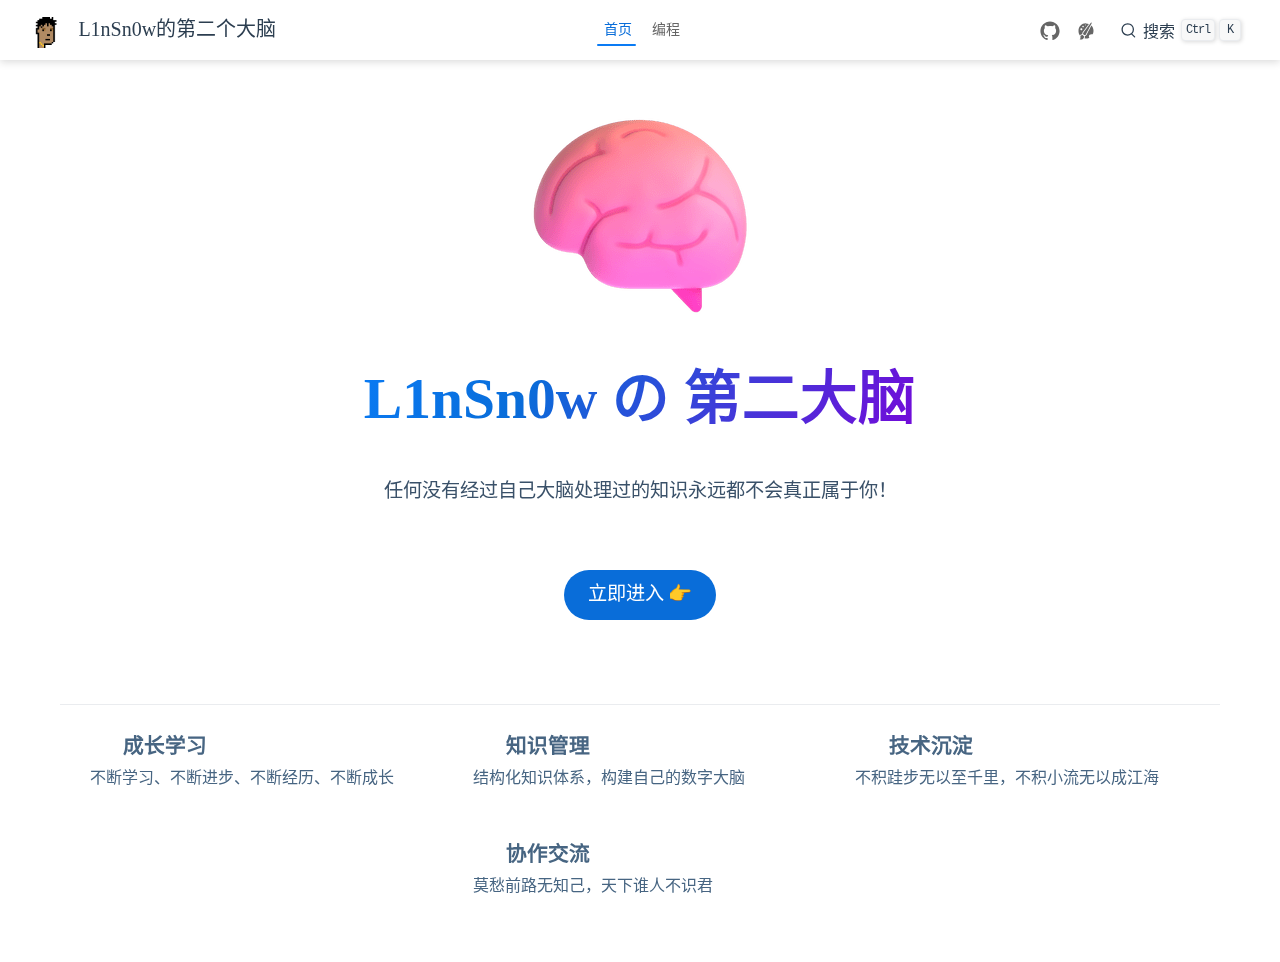
<file: index.html>
<!DOCTYPE html>
<html lang="zh-CN" data-theme="light">
  <head>
    <meta charset="utf-8" />
    <meta name="viewport" content="width=device-width,initial-scale=1" />
    <meta name="generator" content="VuePress 2.0.0-beta.62" />
    <meta name="theme" content="VuePress Theme Hope" />
    <meta property="og:url" content="https://wiki.linsnow.cn/"><meta property="og:site_name" content="L1nSn0w的第二个大脑"><meta property="og:title" content="首页"><meta property="og:type" content="website"><meta property="og:locale" content="zh-CN"><meta property="article:author" content="L1nSn0w"><script type="application/ld+json">{"@context":"https://schema.org","@type":"WebPage","name":"首页"}</script><link rel="icon" href="/avatar.png"><link rel="icon" href="/assets/icon/chrome-mask-512.png" type="image/png" sizes="512x512"><link rel="icon" href="/assets/icon/chrome-mask-192.png" type="image/png" sizes="192x192"><link rel="icon" href="/assets/icon/chrome-512.png" type="image/png" sizes="512x512"><link rel="icon" href="/assets/icon/chrome-192.png" type="image/png" sizes="192x192"><link rel="manifest" href="/manifest.webmanifest" crossorigin="use-credentials"><meta name="theme-color" content="#46bd87"><link rel="apple-touch-icon" href="/assets/icon/apple-icon-152.png"><meta name="apple-mobile-web-app-capable" content="yes"><meta name="apple-mobile-web-app-status-bar-style" content="black"><meta name="msapplication-TileImage" content="/assets/icon/ms-icon-144.png"><meta name="msapplication-TileColor" content="#ffffff"><meta name="viewport" content="width=device-width, initial-scale=1.0, maximum-scale=1.0, user-scalable=no, viewport-fit=cover"><link rel="alternate" type="application/rss+xml" href="https://wiki.linsnow.cn/rss.xml" title="L1nSn0w的第二个大脑 RSS Feed"><title>首页 | L1nSn0w的第二个大脑</title><meta name="description" content="">
    <style>
      :root {
        --bg-color: #fff;
      }

      html[data-theme="dark"] {
        --bg-color: #1d1e1f;
      }

      html,
      body {
        background: var(--bg-color);
      }
    </style>
    <script>
      const userMode = localStorage.getItem("vuepress-theme-hope-scheme");
      const systemDarkMode =
        window.matchMedia &&
        window.matchMedia("(prefers-color-scheme: dark)").matches;

      if (userMode === "dark" || (userMode !== "light" && systemDarkMode)) {
        document.documentElement.setAttribute("data-theme", "dark");
      }
    </script>
    <link rel="preload" href="/assets/style-66cc4de3.css" as="style"><link rel="stylesheet" href="/assets/style-66cc4de3.css">
    <link rel="modulepreload" href="/assets/app-533e5a03.js"><link rel="modulepreload" href="/assets/index.html-3de61365.js"><link rel="modulepreload" href="/assets/plugin-vue_export-helper-c27b6911.js"><link rel="modulepreload" href="/assets/index.html-7500a675.js">
  </head>
  <body>
    <div id="app"><!--[--><!--[--><!--[--><span tabindex="-1"></span><a href="#main-content" class="vp-skip-link sr-only">跳至主要內容</a><!--]--><div class="theme-container no-sidebar"><!--[--><header id="navbar" class="vp-navbar"><div class="vp-navbar-start"><button type="button" class="vp-toggle-sidebar-button" title="Toggle Sidebar"><span class="icon"></span></button><!--[--><!----><!--]--><!--[--><a aria-current="page" href="/" class="router-link-active router-link-exact-active vp-brand"><img class="vp-nav-logo" src="/avatar.png" alt="L1nSn0w的第二个大脑"><!----><span class="vp-site-name hide-in-pad">L1nSn0w的第二个大脑</span></a><!--]--><!--[--><!----><!--]--></div><div class="vp-navbar-center"><!--[--><!----><!--]--><!--[--><nav class="vp-nav-links"><div class="nav-item hide-in-mobile"><a aria-current="page" href="/" class="router-link-active router-link-exact-active nav-link active" aria-label="首页"><span class="font-icon icon iconfont icon-home" style=""></span>首页<!----></a></div><div class="nav-item hide-in-mobile"><a href="/coding/c/" class="nav-link" aria-label="编程"><span class="font-icon icon iconfont icon-computer" style=""></span>编程<!----></a></div></nav><!--]--><!--[--><!----><!--]--></div><div class="vp-navbar-end"><!--[--><!----><!--]--><!--[--><!----><div class="nav-item vp-repo"><a class="vp-repo-link" href="https://github.com/lin-snow/wiki" target="_blank" rel="noopener noreferrer" aria-label="GitHub"><svg xmlns="http://www.w3.org/2000/svg" class="icon github-icon" viewBox="0 0 1024 1024" fill="currentColor" aria-label="github icon" style="width:1.25rem;height:1.25rem;vertical-align:middle;"><path d="M511.957 21.333C241.024 21.333 21.333 240.981 21.333 512c0 216.832 140.544 400.725 335.574 465.664 24.49 4.395 32.256-10.07 32.256-23.083 0-11.69.256-44.245 0-85.205-136.448 29.61-164.736-64.64-164.736-64.64-22.315-56.704-54.4-71.765-54.4-71.765-44.587-30.464 3.285-29.824 3.285-29.824 49.195 3.413 75.179 50.517 75.179 50.517 43.776 75.008 114.816 53.333 142.762 40.79 4.523-31.66 17.152-53.377 31.19-65.537-108.971-12.458-223.488-54.485-223.488-242.602 0-53.547 19.114-97.323 50.517-131.67-5.035-12.33-21.93-62.293 4.779-129.834 0 0 41.258-13.184 134.912 50.346a469.803 469.803 0 0 1 122.88-16.554c41.642.213 83.626 5.632 122.88 16.554 93.653-63.488 134.784-50.346 134.784-50.346 26.752 67.541 9.898 117.504 4.864 129.834 31.402 34.347 50.474 78.123 50.474 131.67 0 188.586-114.73 230.016-224.042 242.09 17.578 15.232 33.578 44.672 33.578 90.454v135.85c0 13.142 7.936 27.606 32.854 22.87C862.25 912.597 1002.667 728.747 1002.667 512c0-271.019-219.648-490.667-490.71-490.667z"></path></svg></a></div><div class="nav-item hide-in-mobile"><button type="button" class="outlook-button" tabindex="-1" aria-hidden="true"><svg xmlns="http://www.w3.org/2000/svg" class="icon outlook-icon" viewBox="0 0 1024 1024" fill="currentColor" aria-label="outlook icon"><path d="M224 800c0 9.6 3.2 44.8 6.4 54.4 6.4 48-48 76.8-48 76.8s80 41.6 147.2 0 134.4-134.4 38.4-195.2c-22.4-12.8-41.6-19.2-57.6-19.2C259.2 716.8 227.2 761.6 224 800zM560 675.2l-32 51.2c-51.2 51.2-83.2 32-83.2 32 25.6 67.2 0 112-12.8 128 25.6 6.4 51.2 9.6 80 9.6 54.4 0 102.4-9.6 150.4-32l0 0c3.2 0 3.2-3.2 3.2-3.2 22.4-16 12.8-35.2 6.4-44.8-9.6-12.8-12.8-25.6-12.8-41.6 0-54.4 60.8-99.2 137.6-99.2 6.4 0 12.8 0 22.4 0 12.8 0 38.4 9.6 48-25.6 0-3.2 0-3.2 3.2-6.4 0-3.2 3.2-6.4 3.2-6.4 6.4-16 6.4-16 6.4-19.2 9.6-35.2 16-73.6 16-115.2 0-105.6-41.6-198.4-108.8-268.8C704 396.8 560 675.2 560 675.2zM224 419.2c0-28.8 22.4-51.2 51.2-51.2 28.8 0 51.2 22.4 51.2 51.2 0 28.8-22.4 51.2-51.2 51.2C246.4 470.4 224 448 224 419.2zM320 284.8c0-22.4 19.2-41.6 41.6-41.6 22.4 0 41.6 19.2 41.6 41.6 0 22.4-19.2 41.6-41.6 41.6C339.2 326.4 320 307.2 320 284.8zM457.6 208c0-12.8 12.8-25.6 25.6-25.6 12.8 0 25.6 12.8 25.6 25.6 0 12.8-12.8 25.6-25.6 25.6C470.4 233.6 457.6 220.8 457.6 208zM128 505.6C128 592 153.6 672 201.6 736c28.8-60.8 112-60.8 124.8-60.8-16-51.2 16-99.2 16-99.2l316.8-422.4c-48-19.2-99.2-32-150.4-32C297.6 118.4 128 291.2 128 505.6zM764.8 86.4c-22.4 19.2-390.4 518.4-390.4 518.4-22.4 28.8-12.8 76.8 22.4 99.2l9.6 6.4c35.2 22.4 80 12.8 99.2-25.6 0 0 6.4-12.8 9.6-19.2 54.4-105.6 275.2-524.8 288-553.6 6.4-19.2-3.2-32-19.2-32C777.6 76.8 771.2 80 764.8 86.4z"></path></svg><div class="outlook-dropdown"><!----></div></button></div><!--[--><button type="button" class="search-pro-button" role="search" aria-label="搜索"><svg xmlns="http://www.w3.org/2000/svg" class="icon search-icon" viewBox="0 0 1024 1024" fill="currentColor" aria-label="search icon"><path d="M192 480a256 256 0 1 1 512 0 256 256 0 0 1-512 0m631.776 362.496-143.2-143.168A318.464 318.464 0 0 0 768 480c0-176.736-143.264-320-320-320S128 303.264 128 480s143.264 320 320 320a318.016 318.016 0 0 0 184.16-58.592l146.336 146.368c12.512 12.48 32.768 12.48 45.28 0 12.48-12.512 12.48-32.768 0-45.28"></path></svg><div class="search-pro-placeholder">搜索</div><div class="search-pro-key-hints"><kbd class="search-pro-key">Ctrl</kbd><kbd class="search-pro-key">K</kbd></div></button><!--]--><!--]--><!--[--><!----><!--]--><button type="button" class="vp-toggle-navbar-button" aria-label="Toggle Navbar" aria-expanded="false" aria-controls="nav-screen"><span><span class="vp-top"></span><span class="vp-middle"></span><span class="vp-bottom"></span></span></button></div></header><!----><!--]--><!----><div class="toggle-sidebar-wrapper"><span class="arrow start"></span></div><aside id="sidebar" class="vp-sidebar"><!--[--><!----><!--]--><ul class="vp-sidebar-links"></ul><!--[--><!----><!--]--></aside><!--[--><main id="main-content" class="vp-project-home" aria-labelledby="main-title"><!----><header class="vp-hero-info-wrapper"><!--[--><!----><!----><!--]--><div class="vp-hero-info"><!--[--><img class="vp-hero-image" style="" src="/logo.png" alt="L1nSn0w の 第二大脑"><!--]--><div class="vp-hero-infos"><h1 id="main-title">L1nSn0w の 第二大脑</h1><p class="vp-description">任何没有经过自己大脑处理过的知识永远都不会真正属于你！</p><p class="vp-actions"><a href="/coding/" class="nav-link vp-action primary" aria-label="立即进入 👉"><!---->立即进入 👉<!----></a></p></div></div></header><div class="vp-feature-wrapper"><!----><!----><div class="vp-feature" style=""><!--[--><!----><!----><!--]--><!--[--><!----><!----><!--]--><div class="vp-features"><div class="vp-feature-item"><h3 class="vp-feature-title"><span class="font-icon icon iconfont icon-markdown" style=""></span><span>成长学习</span></h3><p class="vp-feature-details">不断学习、不断进步、不断经历、不断成长</p></div><div class="vp-feature-item"><h3 class="vp-feature-title"><span class="font-icon icon iconfont icon-slides" style=""></span><span>知识管理</span></h3><p class="vp-feature-details">结构化知识体系，构建自己的数字大脑</p></div><div class="vp-feature-item"><h3 class="vp-feature-title"><span class="font-icon icon iconfont icon-layout" style=""></span><span>技术沉淀</span></h3><p class="vp-feature-details">不积跬步无以至千里，不积小流无以成江海</p></div><div class="vp-feature-item"><h3 class="vp-feature-title"><span class="font-icon icon iconfont icon-comment" style=""></span><span>协作交流</span></h3><p class="vp-feature-details">莫愁前路无知己，天下谁人不识君</p></div></div></div></div><!----><div class="theme-hope-content"></div><!----></main><!--]--><footer class="vp-footer-wrapper"><div class="vp-footer">MIT Licensed | © sun0225SUN</div><!----></footer></div><!--]--><!----><!----><!----><!--]--></div>
    <script type="module" src="/assets/app-533e5a03.js" defer></script>
  </body>
</html>
</file>
<file: assets/style-66cc4de3.css>
@charset "UTF-8";html[data-theme=dark]{--text-color: #9e9e9e;--bg-color: #0d1117;--bg-color-secondary: #161b22;--bg-color-tertiary: #21262c;--border-color: #30363d;--box-shadow: #282a32;--card-shadow: rgba(0, 0, 0, .3);--black: #fff;--dark-grey: #999;--light-grey: #666;--white: #000;--grey3: #bbb;--grey12: #333;--grey14: #111;--bg-color-light: #161b22;--bg-color-back: #0d1117;--bg-color-float: #161b22;--bg-color-blur: rgba(13, 17, 23, .9);--bg-color-float-blur: rgba(22, 27, 34, .9);--text-color-light: #a8a8a8;--text-color-lighter: #b1b1b1;--text-color-bright: #c5c5c5;--border-color-light: #2e333a;--border-color-dark: #394048}:root{--theme-color: #096dd9;--text-color: #2c3e50;--bg-color: #fff;--bg-color-secondary: #f8f8f8;--bg-color-tertiary: #efeef4;--border-color: #eaecef;--box-shadow: #f0f1f2;--card-shadow: rgba(0, 0, 0, .15);--black: #000;--dark-grey: #666;--light-grey: #999;--white: #fff;--grey3: #333;--grey12: #bbb;--grey14: #eee;--navbar-height: 3.75rem;--navbar-horizontal-padding: 1.5rem;--navbar-vertical-padding: .7rem;--navbar-mobile-height: 3.25rem;--navbar-mobile-horizontal-padding: 1rem;--navbar-mobile-vertical-padding: .5rem;--sidebar-width: 18rem;--sidebar-mobile-width: 16rem;--content-width: 780px;--home-page-width: 1160px;--font-family-heading: Georgia Pro, Crimson, Georgia, -apple-system, BlinkMacSystemFont, "Segoe UI", Roboto, Oxygen, Ubuntu, Cantarell, "Fira Sans", "Droid Sans", "Helvetica Neue", STHeiti, "Microsoft YaHei", SimSun, sans-serif;--font-family-mono: Consolas, Monaco, "Andale Mono", "Ubuntu Mono", monospace;--line-numbers-width: 2.5rem;--color-transition: .3s ease;--transform-transition: .3s ease;--vp-bg: var(--bg-color);--vp-bgl: var(--bg-color-light);--vp-bglt: var(--bg-color-tertiary);--vp-c: var(--text-color);--vp-cl: var(--text-color-light);--vp-clt: var(--text-color-lighter);--vp-brc: var(--border-color);--vp-brcd: var(--border-color-dark);--vp-tc: var(--theme-color);--vp-tcl: var(--theme-color-light);--vp-ct: var(--color-transition);--vp-tt: var(--transform-transition);--bg-color-light: #fff;--bg-color-back: #f8f8f8;--bg-color-float: #fff;--bg-color-blur: rgba(255, 255, 255, .9);--bg-color-float-blur: rgba(255, 255, 255, .9);--text-color-light: #3a5169;--text-color-lighter: #476582;--text-color-bright: #6a8bad;--border-color-light: #eceef1;--border-color-dark: #cfd4db;--theme-color-dark: #0862c3;--theme-color-light: #0a7bf4;--theme-color-mask: rgba(9, 109, 217, .15)}.font-icon{display:inline-block}.theme-hope-content .font-icon{vertical-align:middle}@keyframes plyr-progress{to{background-position:25px 0;background-position:var(--plyr-progress-loading-size,25px) 0}}@keyframes plyr-popup{0%{opacity:.5;transform:translateY(10px)}to{opacity:1;transform:translateY(0)}}@keyframes plyr-fade-in{0%{opacity:0}to{opacity:1}}.plyr{-moz-osx-font-smoothing:grayscale;-webkit-font-smoothing:antialiased;align-items:center;direction:ltr;display:flex;flex-direction:column;font-family:inherit;font-family:var(--plyr-font-family,inherit);font-variant-numeric:tabular-nums;font-weight:400;font-weight:var(--plyr-font-weight-regular,400);line-height:1.7;line-height:var(--plyr-line-height,1.7);max-width:100%;min-width:200px;position:relative;text-shadow:none;transition:box-shadow .3s ease;z-index:0}.plyr audio,.plyr iframe,.plyr video{display:block;height:100%;width:100%}.plyr button{font:inherit;line-height:inherit;width:auto}.plyr:focus{outline:0}.plyr--full-ui{box-sizing:border-box}.plyr--full-ui *,.plyr--full-ui :after,.plyr--full-ui :before{box-sizing:inherit}.plyr--full-ui a,.plyr--full-ui button,.plyr--full-ui input,.plyr--full-ui label{touch-action:manipulation}.plyr__badge{background:#4a5464;background:var(--plyr-badge-background,#4a5464);border-radius:2px;border-radius:var(--plyr-badge-border-radius,2px);color:#fff;color:var(--plyr-badge-text-color,#fff);font-size:9px;font-size:var(--plyr-font-size-badge,9px);line-height:1;padding:3px 4px}.plyr--full-ui ::-webkit-media-text-track-container{display:none}.plyr__captions{animation:plyr-fade-in .3s ease;bottom:0;display:none;font-size:13px;font-size:var(--plyr-font-size-small,13px);left:0;padding:10px;padding:var(--plyr-control-spacing,10px);position:absolute;text-align:center;transition:transform .4s ease-in-out;width:100%}.plyr__captions span:empty{display:none}@media (min-width:480px){.plyr__captions{font-size:15px;font-size:var(--plyr-font-size-base,15px);padding:20px;padding:calc(var(--plyr-control-spacing, 10px)*2)}}@media (min-width:768px){.plyr__captions{font-size:18px;font-size:var(--plyr-font-size-large,18px)}}.plyr--captions-active .plyr__captions{display:block}.plyr:not(.plyr--hide-controls) .plyr__controls:not(:empty)~.plyr__captions{transform:translateY(-40px);transform:translateY(calc(var(--plyr-control-spacing, 10px)*-4))}.plyr__caption{background:#000c;background:var(--plyr-captions-background,#000c);border-radius:2px;-webkit-box-decoration-break:clone;box-decoration-break:clone;color:#fff;color:var(--plyr-captions-text-color,#fff);line-height:185%;padding:.2em .5em;white-space:pre-wrap}.plyr__caption div{display:inline}.plyr__control{background:#0000;border:0;border-radius:4px;border-radius:var(--plyr-control-radius,4px);color:inherit;cursor:pointer;flex-shrink:0;overflow:visible;padding:7px;padding:calc(var(--plyr-control-spacing, 10px)*.7);position:relative;transition:all .3s ease}.plyr__control svg{fill:currentColor;display:block;height:18px;height:var(--plyr-control-icon-size,18px);pointer-events:none;width:18px;width:var(--plyr-control-icon-size,18px)}.plyr__control:focus{outline:0}.plyr__control:focus-visible{outline:2px dashed #00b2ff;outline:2px dashed var(--plyr-focus-visible-color,var(--plyr-color-main,var(--plyr-color-main,#00b2ff)));outline-offset:2px}a.plyr__control{text-decoration:none}.plyr__control.plyr__control--pressed .icon--not-pressed,.plyr__control.plyr__control--pressed .label--not-pressed,.plyr__control:not(.plyr__control--pressed) .icon--pressed,.plyr__control:not(.plyr__control--pressed) .label--pressed,a.plyr__control:after,a.plyr__control:before{display:none}.plyr--full-ui ::-webkit-media-controls{display:none}.plyr__controls{align-items:center;display:flex;justify-content:flex-end;text-align:center}.plyr__controls .plyr__progress__container{flex:1;min-width:0}.plyr__controls .plyr__controls__item{margin-left:2.5px;margin-left:calc(var(--plyr-control-spacing, 10px)/4)}.plyr__controls .plyr__controls__item:first-child{margin-left:0;margin-right:auto}.plyr__controls .plyr__controls__item.plyr__progress__container{padding-left:2.5px;padding-left:calc(var(--plyr-control-spacing, 10px)/4)}.plyr__controls .plyr__controls__item.plyr__time{padding:0 5px;padding:0 calc(var(--plyr-control-spacing, 10px)/2)}.plyr__controls .plyr__controls__item.plyr__progress__container:first-child,.plyr__controls .plyr__controls__item.plyr__time+.plyr__time,.plyr__controls .plyr__controls__item.plyr__time:first-child{padding-left:0}.plyr [data-plyr=airplay],.plyr [data-plyr=captions],.plyr [data-plyr=fullscreen],.plyr [data-plyr=pip],.plyr__controls:empty{display:none}.plyr--airplay-supported [data-plyr=airplay],.plyr--captions-enabled [data-plyr=captions],.plyr--fullscreen-enabled [data-plyr=fullscreen],.plyr--pip-supported [data-plyr=pip]{display:inline-block}.plyr__menu{display:flex;position:relative}.plyr__menu .plyr__control svg{transition:transform .3s ease}.plyr__menu .plyr__control[aria-expanded=true] svg{transform:rotate(90deg)}.plyr__menu .plyr__control[aria-expanded=true] .plyr__tooltip{display:none}.plyr__menu__container{animation:plyr-popup .2s ease;background:#ffffffe6;background:var(--plyr-menu-background,#ffffffe6);border-radius:8px;border-radius:var(--plyr-menu-radius,8px);bottom:100%;box-shadow:0 1px 2px #00000026;box-shadow:var(--plyr-menu-shadow,0 1px 2px #00000026);color:#4a5464;color:var(--plyr-menu-color,#4a5464);font-size:15px;font-size:var(--plyr-font-size-base,15px);margin-bottom:10px;position:absolute;right:-3px;text-align:left;white-space:nowrap;z-index:3}.plyr__menu__container>div{overflow:hidden;transition:height .35s cubic-bezier(.4,0,.2,1),width .35s cubic-bezier(.4,0,.2,1)}.plyr__menu__container:after{border:4px solid #0000;border-top-color:#ffffffe6;border:var(--plyr-menu-arrow-size,4px) solid #0000;border-top-color:var(--plyr-menu-background,#ffffffe6);content:"";height:0;position:absolute;right:14px;right:calc(var(--plyr-control-icon-size, 18px)/2 + var(--plyr-control-spacing, 10px)*.7 - var(--plyr-menu-arrow-size, 4px)/2);top:100%;width:0}.plyr__menu__container [role=menu]{padding:7px;padding:calc(var(--plyr-control-spacing, 10px)*.7)}.plyr__menu__container [role=menuitem],.plyr__menu__container [role=menuitemradio]{margin-top:2px}.plyr__menu__container [role=menuitem]:first-child,.plyr__menu__container [role=menuitemradio]:first-child{margin-top:0}.plyr__menu__container .plyr__control{align-items:center;color:#4a5464;color:var(--plyr-menu-color,#4a5464);display:flex;font-size:13px;font-size:var(--plyr-font-size-menu,var(--plyr-font-size-small,13px));padding:4.66667px 10.5px;padding:calc(var(--plyr-control-spacing, 10px)*.7/1.5) calc(var(--plyr-control-spacing, 10px)*.7*1.5);-webkit-user-select:none;user-select:none;width:100%}.plyr__menu__container .plyr__control>span{align-items:inherit;display:flex;width:100%}.plyr__menu__container .plyr__control:after{border:4px solid #0000;border:var(--plyr-menu-item-arrow-size,4px) solid #0000;content:"";position:absolute;top:50%;transform:translateY(-50%)}.plyr__menu__container .plyr__control--forward{padding-right:28px;padding-right:calc(var(--plyr-control-spacing, 10px)*.7*4)}.plyr__menu__container .plyr__control--forward:after{border-left-color:#728197;border-left-color:var(--plyr-menu-arrow-color,#728197);right:6.5px;right:calc(var(--plyr-control-spacing, 10px)*.7*1.5 - var(--plyr-menu-item-arrow-size, 4px))}.plyr__menu__container .plyr__control--forward:focus-visible:after,.plyr__menu__container .plyr__control--forward:hover:after{border-left-color:initial}.plyr__menu__container .plyr__control--back{font-weight:400;font-weight:var(--plyr-font-weight-regular,400);margin:7px;margin:calc(var(--plyr-control-spacing, 10px)*.7);margin-bottom:3.5px;margin-bottom:calc(var(--plyr-control-spacing, 10px)*.7/2);padding-left:28px;padding-left:calc(var(--plyr-control-spacing, 10px)*.7*4);position:relative;width:calc(100% - 14px);width:calc(100% - var(--plyr-control-spacing, 10px)*.7*2)}.plyr__menu__container .plyr__control--back:after{border-right-color:#728197;border-right-color:var(--plyr-menu-arrow-color,#728197);left:6.5px;left:calc(var(--plyr-control-spacing, 10px)*.7*1.5 - var(--plyr-menu-item-arrow-size, 4px))}.plyr__menu__container .plyr__control--back:before{background:#dcdfe5;background:var(--plyr-menu-back-border-color,#dcdfe5);box-shadow:0 1px #fff;box-shadow:0 1px 0 var(--plyr-menu-back-border-shadow-color,#fff);content:"";height:1px;left:0;margin-top:3.5px;margin-top:calc(var(--plyr-control-spacing, 10px)*.7/2);overflow:hidden;position:absolute;right:0;top:100%}.plyr__menu__container .plyr__control--back:focus-visible:after,.plyr__menu__container .plyr__control--back:hover:after{border-right-color:initial}.plyr__menu__container .plyr__control[role=menuitemradio]{padding-left:7px;padding-left:calc(var(--plyr-control-spacing, 10px)*.7)}.plyr__menu__container .plyr__control[role=menuitemradio]:after,.plyr__menu__container .plyr__control[role=menuitemradio]:before{border-radius:100%}.plyr__menu__container .plyr__control[role=menuitemradio]:before{background:#0000001a;content:"";display:block;flex-shrink:0;height:16px;margin-right:10px;margin-right:var(--plyr-control-spacing,10px);transition:all .3s ease;width:16px}.plyr__menu__container .plyr__control[role=menuitemradio]:after{background:#fff;border:0;height:6px;left:12px;opacity:0;top:50%;transform:translateY(-50%) scale(0);transition:transform .3s ease,opacity .3s ease;width:6px}.plyr__menu__container .plyr__control[role=menuitemradio][aria-checked=true]:before{background:#00b2ff;background:var(--plyr-control-toggle-checked-background,var(--plyr-color-main,var(--plyr-color-main,#00b2ff)))}.plyr__menu__container .plyr__control[role=menuitemradio][aria-checked=true]:after{opacity:1;transform:translateY(-50%) scale(1)}.plyr__menu__container .plyr__control[role=menuitemradio]:focus-visible:before,.plyr__menu__container .plyr__control[role=menuitemradio]:hover:before{background:#23282f1a}.plyr__menu__container .plyr__menu__value{align-items:center;display:flex;margin-left:auto;margin-right:-5px;margin-right:calc(var(--plyr-control-spacing, 10px)*.7*-1 - -2px);overflow:hidden;padding-left:24.5px;padding-left:calc(var(--plyr-control-spacing, 10px)*.7*3.5);pointer-events:none}.plyr--full-ui input[type=range]{-webkit-appearance:none;appearance:none;background:#0000;border:0;border-radius:26px;border-radius:calc(var(--plyr-range-thumb-height, 13px)*2);color:#00b2ff;color:var(--plyr-range-fill-background,var(--plyr-color-main,var(--plyr-color-main,#00b2ff)));display:block;height:19px;height:calc(var(--plyr-range-thumb-active-shadow-width, 3px)*2 + var(--plyr-range-thumb-height, 13px));margin:0;min-width:0;padding:0;transition:box-shadow .3s ease;width:100%}.plyr--full-ui input[type=range]::-webkit-slider-runnable-track{background:#0000;background-image:linear-gradient(90deg,currentColor 0,#0000 0);background-image:linear-gradient(to right,currentColor var(--value,0),#0000 var(--value,0));border:0;border-radius:2.5px;border-radius:calc(var(--plyr-range-track-height, 5px)/2);height:5px;height:var(--plyr-range-track-height,5px);-webkit-transition:box-shadow .3s ease;transition:box-shadow .3s ease;-webkit-user-select:none;user-select:none}.plyr--full-ui input[type=range]::-webkit-slider-thumb{-webkit-appearance:none;appearance:none;background:#fff;background:var(--plyr-range-thumb-background,#fff);border:0;border-radius:100%;box-shadow:0 1px 1px #23282f26,0 0 0 1px #23282f33;box-shadow:var(--plyr-range-thumb-shadow,0 1px 1px #23282f26,0 0 0 1px #23282f33);height:13px;height:var(--plyr-range-thumb-height,13px);margin-top:-4px;margin-top:calc((var(--plyr-range-thumb-height, 13px) - var(--plyr-range-track-height, 5px))/2*-1);position:relative;-webkit-transition:all .2s ease;transition:all .2s ease;width:13px;width:var(--plyr-range-thumb-height,13px)}.plyr--full-ui input[type=range]::-moz-range-track{background:#0000;border:0;border-radius:2.5px;border-radius:calc(var(--plyr-range-track-height, 5px)/2);height:5px;height:var(--plyr-range-track-height,5px);-moz-transition:box-shadow .3s ease;transition:box-shadow .3s ease;user-select:none}.plyr--full-ui input[type=range]::-moz-range-thumb{background:#fff;background:var(--plyr-range-thumb-background,#fff);border:0;border-radius:100%;box-shadow:0 1px 1px #23282f26,0 0 0 1px #23282f33;box-shadow:var(--plyr-range-thumb-shadow,0 1px 1px #23282f26,0 0 0 1px #23282f33);height:13px;height:var(--plyr-range-thumb-height,13px);position:relative;-moz-transition:all .2s ease;transition:all .2s ease;width:13px;width:var(--plyr-range-thumb-height,13px)}.plyr--full-ui input[type=range]::-moz-range-progress{background:currentColor;border-radius:2.5px;border-radius:calc(var(--plyr-range-track-height, 5px)/2);height:5px;height:var(--plyr-range-track-height,5px)}.plyr--full-ui input[type=range]::-ms-track{color:#0000}.plyr--full-ui input[type=range]::-ms-fill-upper,.plyr--full-ui input[type=range]::-ms-track{background:#0000;border:0;border-radius:2.5px;border-radius:calc(var(--plyr-range-track-height, 5px)/2);height:5px;height:var(--plyr-range-track-height,5px);-ms-transition:box-shadow .3s ease;transition:box-shadow .3s ease;user-select:none}.plyr--full-ui input[type=range]::-ms-fill-lower{background:#0000;background:currentColor;border:0;border-radius:2.5px;border-radius:calc(var(--plyr-range-track-height, 5px)/2);height:5px;height:var(--plyr-range-track-height,5px);-ms-transition:box-shadow .3s ease;transition:box-shadow .3s ease;user-select:none}.plyr--full-ui input[type=range]::-ms-thumb{background:#fff;background:var(--plyr-range-thumb-background,#fff);border:0;border-radius:100%;box-shadow:0 1px 1px #23282f26,0 0 0 1px #23282f33;box-shadow:var(--plyr-range-thumb-shadow,0 1px 1px #23282f26,0 0 0 1px #23282f33);height:13px;height:var(--plyr-range-thumb-height,13px);margin-top:0;position:relative;-ms-transition:all .2s ease;transition:all .2s ease;width:13px;width:var(--plyr-range-thumb-height,13px)}.plyr--full-ui input[type=range]::-ms-tooltip{display:none}.plyr--full-ui input[type=range]::-moz-focus-outer{border:0}.plyr--full-ui input[type=range]:focus{outline:0}.plyr--full-ui input[type=range]:focus-visible::-webkit-slider-runnable-track{outline:2px dashed #00b2ff;outline:2px dashed var(--plyr-focus-visible-color,var(--plyr-color-main,var(--plyr-color-main,#00b2ff)));outline-offset:2px}.plyr--full-ui input[type=range]:focus-visible::-moz-range-track{outline:2px dashed #00b2ff;outline:2px dashed var(--plyr-focus-visible-color,var(--plyr-color-main,var(--plyr-color-main,#00b2ff)));outline-offset:2px}.plyr--full-ui input[type=range]:focus-visible::-ms-track{outline:2px dashed #00b2ff;outline:2px dashed var(--plyr-focus-visible-color,var(--plyr-color-main,var(--plyr-color-main,#00b2ff)));outline-offset:2px}.plyr__poster{background-color:#000;background-color:var(--plyr-video-background,var(--plyr-video-background,#000));background-position:50% 50%;background-repeat:no-repeat;background-size:contain;height:100%;left:0;opacity:0;position:absolute;top:0;transition:opacity .2s ease;width:100%;z-index:1}.plyr--stopped.plyr__poster-enabled .plyr__poster{opacity:1}.plyr--youtube.plyr--paused.plyr__poster-enabled:not(.plyr--stopped) .plyr__poster{display:none}.plyr__time{font-size:13px;font-size:var(--plyr-font-size-time,var(--plyr-font-size-small,13px))}.plyr__time+.plyr__time:before{content:"⁄";margin-right:10px;margin-right:var(--plyr-control-spacing,10px)}@media (max-width:767px){.plyr__time+.plyr__time{display:none}}.plyr__tooltip{background:#fff;background:var(--plyr-tooltip-background,#fff);border-radius:5px;border-radius:var(--plyr-tooltip-radius,5px);bottom:100%;box-shadow:0 1px 2px #00000026;box-shadow:var(--plyr-tooltip-shadow,0 1px 2px #00000026);color:#4a5464;color:var(--plyr-tooltip-color,#4a5464);font-size:13px;font-size:var(--plyr-font-size-small,13px);font-weight:400;font-weight:var(--plyr-font-weight-regular,400);left:50%;line-height:1.3;margin-bottom:10px;margin-bottom:calc(var(--plyr-control-spacing, 10px)/2*2);opacity:0;padding:5px 7.5px;padding:calc(var(--plyr-control-spacing, 10px)/2) calc(var(--plyr-control-spacing, 10px)/2*1.5);pointer-events:none;position:absolute;transform:translate(-50%,10px) scale(.8);transform-origin:50% 100%;transition:transform .2s ease .1s,opacity .2s ease .1s;white-space:nowrap;z-index:2}.plyr__tooltip:before{border-left:4px solid #0000;border-left:var(--plyr-tooltip-arrow-size,4px) solid #0000;border-right:4px solid #0000;border-right:var(--plyr-tooltip-arrow-size,4px) solid #0000;border-top:4px solid #fff;border-top:var(--plyr-tooltip-arrow-size,4px) solid var(--plyr-tooltip-background,#fff);bottom:-4px;bottom:calc(var(--plyr-tooltip-arrow-size, 4px)*-1);content:"";height:0;left:50%;position:absolute;transform:translate(-50%);width:0;z-index:2}.plyr .plyr__control:focus-visible .plyr__tooltip,.plyr .plyr__control:hover .plyr__tooltip,.plyr__tooltip--visible{opacity:1;transform:translate(-50%) scale(1)}.plyr .plyr__control:hover .plyr__tooltip{z-index:3}.plyr__controls>.plyr__control:first-child .plyr__tooltip,.plyr__controls>.plyr__control:first-child+.plyr__control .plyr__tooltip{left:0;transform:translateY(10px) scale(.8);transform-origin:0 100%}.plyr__controls>.plyr__control:first-child .plyr__tooltip:before,.plyr__controls>.plyr__control:first-child+.plyr__control .plyr__tooltip:before{left:16px;left:calc(var(--plyr-control-icon-size, 18px)/2 + var(--plyr-control-spacing, 10px)*.7)}.plyr__controls>.plyr__control:last-child .plyr__tooltip{left:auto;right:0;transform:translateY(10px) scale(.8);transform-origin:100% 100%}.plyr__controls>.plyr__control:last-child .plyr__tooltip:before{left:auto;right:16px;right:calc(var(--plyr-control-icon-size, 18px)/2 + var(--plyr-control-spacing, 10px)*.7);transform:translate(50%)}.plyr__controls>.plyr__control:first-child .plyr__tooltip--visible,.plyr__controls>.plyr__control:first-child+.plyr__control .plyr__tooltip--visible,.plyr__controls>.plyr__control:first-child+.plyr__control:focus-visible .plyr__tooltip,.plyr__controls>.plyr__control:first-child+.plyr__control:hover .plyr__tooltip,.plyr__controls>.plyr__control:first-child:focus-visible .plyr__tooltip,.plyr__controls>.plyr__control:first-child:hover .plyr__tooltip,.plyr__controls>.plyr__control:last-child .plyr__tooltip--visible,.plyr__controls>.plyr__control:last-child:focus-visible .plyr__tooltip,.plyr__controls>.plyr__control:last-child:hover .plyr__tooltip{transform:translate(0) scale(1)}.plyr__progress{left:6.5px;left:calc(var(--plyr-range-thumb-height, 13px)*.5);margin-right:13px;margin-right:var(--plyr-range-thumb-height,13px);position:relative}.plyr__progress input[type=range],.plyr__progress__buffer{margin-left:-6.5px;margin-left:calc(var(--plyr-range-thumb-height, 13px)*-.5);margin-right:-6.5px;margin-right:calc(var(--plyr-range-thumb-height, 13px)*-.5);width:calc(100% + 13px);width:calc(100% + var(--plyr-range-thumb-height, 13px))}.plyr__progress input[type=range]{position:relative;z-index:2}.plyr__progress .plyr__tooltip{left:0;max-width:120px;overflow-wrap:break-word}.plyr__progress__buffer{-webkit-appearance:none;background:#0000;border:0;border-radius:100px;height:5px;height:var(--plyr-range-track-height,5px);left:0;margin-top:-2.5px;margin-top:calc((var(--plyr-range-track-height, 5px)/2)*-1);padding:0;position:absolute;top:50%}.plyr__progress__buffer::-webkit-progress-bar{background:#0000}.plyr__progress__buffer::-webkit-progress-value{background:currentColor;border-radius:100px;min-width:5px;min-width:var(--plyr-range-track-height,5px);-webkit-transition:width .2s ease;transition:width .2s ease}.plyr__progress__buffer::-moz-progress-bar{background:currentColor;border-radius:100px;min-width:5px;min-width:var(--plyr-range-track-height,5px);-moz-transition:width .2s ease;transition:width .2s ease}.plyr__progress__buffer::-ms-fill{border-radius:100px;-ms-transition:width .2s ease;transition:width .2s ease}.plyr--loading .plyr__progress__buffer{animation:plyr-progress 1s linear infinite;background-image:linear-gradient(-45deg,#23282f99 25%,#0000 0,#0000 50%,#23282f99 0,#23282f99 75%,#0000 0,#0000);background-image:linear-gradient(-45deg,var(--plyr-progress-loading-background,#23282f99) 25%,#0000 25%,#0000 50%,var(--plyr-progress-loading-background,#23282f99) 50%,var(--plyr-progress-loading-background,#23282f99) 75%,#0000 75%,#0000);background-repeat:repeat-x;background-size:25px 25px;background-size:var(--plyr-progress-loading-size,25px) var(--plyr-progress-loading-size,25px);color:#0000}.plyr--video.plyr--loading .plyr__progress__buffer{background-color:#ffffff40;background-color:var(--plyr-video-progress-buffered-background,#ffffff40)}.plyr--audio.plyr--loading .plyr__progress__buffer{background-color:#c1c8d199;background-color:var(--plyr-audio-progress-buffered-background,#c1c8d199)}.plyr__progress__marker{background-color:#fff;background-color:var(--plyr-progress-marker-background,#fff);border-radius:1px;height:5px;height:var(--plyr-range-track-height,5px);position:absolute;top:50%;transform:translate(-50%,-50%);width:3px;width:var(--plyr-progress-marker-width,3px);z-index:3}.plyr__volume{align-items:center;display:flex;position:relative}.plyr__volume input[type=range]{margin-left:5px;margin-left:calc(var(--plyr-control-spacing, 10px)/2);margin-right:5px;margin-right:calc(var(--plyr-control-spacing, 10px)/2);max-width:90px;min-width:60px;position:relative;z-index:2}.plyr--audio{display:block}.plyr--audio .plyr__controls{background:#fff;background:var(--plyr-audio-controls-background,#fff);border-radius:inherit;color:#4a5464;color:var(--plyr-audio-control-color,#4a5464);padding:10px;padding:var(--plyr-control-spacing,10px)}.plyr--audio .plyr__control:focus-visible,.plyr--audio .plyr__control:hover,.plyr--audio .plyr__control[aria-expanded=true]{background:#00b2ff;background:var(--plyr-audio-control-background-hover,var(--plyr-color-main,var(--plyr-color-main,#00b2ff)));color:#fff;color:var(--plyr-audio-control-color-hover,#fff)}.plyr--full-ui.plyr--audio input[type=range]::-webkit-slider-runnable-track{background-color:#c1c8d199;background-color:var(--plyr-audio-range-track-background,var(--plyr-audio-progress-buffered-background,#c1c8d199))}.plyr--full-ui.plyr--audio input[type=range]::-moz-range-track{background-color:#c1c8d199;background-color:var(--plyr-audio-range-track-background,var(--plyr-audio-progress-buffered-background,#c1c8d199))}.plyr--full-ui.plyr--audio input[type=range]::-ms-track{background-color:#c1c8d199;background-color:var(--plyr-audio-range-track-background,var(--plyr-audio-progress-buffered-background,#c1c8d199))}.plyr--full-ui.plyr--audio input[type=range]:active::-webkit-slider-thumb{box-shadow:0 1px 1px #23282f26,0 0 0 1px #23282f33,0 0 0 3px #23282f1a;box-shadow:var(--plyr-range-thumb-shadow,0 1px 1px #23282f26,0 0 0 1px #23282f33),0 0 0 var(--plyr-range-thumb-active-shadow-width,3px) var(--plyr-audio-range-thumb-active-shadow-color,#23282f1a)}.plyr--full-ui.plyr--audio input[type=range]:active::-moz-range-thumb{box-shadow:0 1px 1px #23282f26,0 0 0 1px #23282f33,0 0 0 3px #23282f1a;box-shadow:var(--plyr-range-thumb-shadow,0 1px 1px #23282f26,0 0 0 1px #23282f33),0 0 0 var(--plyr-range-thumb-active-shadow-width,3px) var(--plyr-audio-range-thumb-active-shadow-color,#23282f1a)}.plyr--full-ui.plyr--audio input[type=range]:active::-ms-thumb{box-shadow:0 1px 1px #23282f26,0 0 0 1px #23282f33,0 0 0 3px #23282f1a;box-shadow:var(--plyr-range-thumb-shadow,0 1px 1px #23282f26,0 0 0 1px #23282f33),0 0 0 var(--plyr-range-thumb-active-shadow-width,3px) var(--plyr-audio-range-thumb-active-shadow-color,#23282f1a)}.plyr--audio .plyr__progress__buffer{color:#c1c8d199;color:var(--plyr-audio-progress-buffered-background,#c1c8d199)}.plyr--video{overflow:hidden}.plyr--video.plyr--menu-open{overflow:visible}.plyr__video-wrapper{background:#000;background:var(--plyr-video-background,var(--plyr-video-background,#000));border-radius:inherit;height:100%;margin:auto;overflow:hidden;position:relative;width:100%}.plyr__video-embed,.plyr__video-wrapper--fixed-ratio{aspect-ratio:16/9}@supports not (aspect-ratio:16/9){.plyr__video-embed,.plyr__video-wrapper--fixed-ratio{height:0;padding-bottom:56.25%;position:relative}}.plyr__video-embed iframe,.plyr__video-wrapper--fixed-ratio video{border:0;height:100%;left:0;position:absolute;top:0;width:100%}.plyr--full-ui .plyr__video-embed>.plyr__video-embed__container{padding-bottom:240%;position:relative;transform:translateY(-38.28125%)}.plyr--video .plyr__controls{background:linear-gradient(#0000,#000000bf);background:var(--plyr-video-controls-background,linear-gradient(#0000,#000000bf));border-bottom-left-radius:inherit;border-bottom-right-radius:inherit;bottom:0;color:#fff;color:var(--plyr-video-control-color,#fff);left:0;padding:5px;padding:calc(var(--plyr-control-spacing, 10px)/2);padding-top:20px;padding-top:calc(var(--plyr-control-spacing, 10px)*2);position:absolute;right:0;transition:opacity .4s ease-in-out,transform .4s ease-in-out;z-index:3}@media (min-width:480px){.plyr--video .plyr__controls{padding:10px;padding:var(--plyr-control-spacing,10px);padding-top:35px;padding-top:calc(var(--plyr-control-spacing, 10px)*3.5)}}.plyr--video.plyr--hide-controls .plyr__controls{opacity:0;pointer-events:none;transform:translateY(100%)}.plyr--video .plyr__control:focus-visible,.plyr--video .plyr__control:hover,.plyr--video .plyr__control[aria-expanded=true]{background:#00b2ff;background:var(--plyr-video-control-background-hover,var(--plyr-color-main,var(--plyr-color-main,#00b2ff)));color:#fff;color:var(--plyr-video-control-color-hover,#fff)}.plyr__control--overlaid{background:#00b2ff;background:var(--plyr-video-control-background-hover,var(--plyr-color-main,var(--plyr-color-main,#00b2ff)));border:0;border-radius:100%;color:#fff;color:var(--plyr-video-control-color,#fff);display:none;left:50%;opacity:.9;padding:15px;padding:calc(var(--plyr-control-spacing, 10px)*1.5);position:absolute;top:50%;transform:translate(-50%,-50%);transition:.3s;z-index:2}.plyr__control--overlaid svg{left:2px;position:relative}.plyr__control--overlaid:focus,.plyr__control--overlaid:hover{opacity:1}.plyr--playing .plyr__control--overlaid{opacity:0;visibility:hidden}.plyr--full-ui.plyr--video .plyr__control--overlaid{display:block}.plyr--full-ui.plyr--video input[type=range]::-webkit-slider-runnable-track{background-color:#ffffff40;background-color:var(--plyr-video-range-track-background,var(--plyr-video-progress-buffered-background,#ffffff40))}.plyr--full-ui.plyr--video input[type=range]::-moz-range-track{background-color:#ffffff40;background-color:var(--plyr-video-range-track-background,var(--plyr-video-progress-buffered-background,#ffffff40))}.plyr--full-ui.plyr--video input[type=range]::-ms-track{background-color:#ffffff40;background-color:var(--plyr-video-range-track-background,var(--plyr-video-progress-buffered-background,#ffffff40))}.plyr--full-ui.plyr--video input[type=range]:active::-webkit-slider-thumb{box-shadow:0 1px 1px #23282f26,0 0 0 1px #23282f33,0 0 0 3px #ffffff80;box-shadow:var(--plyr-range-thumb-shadow,0 1px 1px #23282f26,0 0 0 1px #23282f33),0 0 0 var(--plyr-range-thumb-active-shadow-width,3px) var(--plyr-audio-range-thumb-active-shadow-color,#ffffff80)}.plyr--full-ui.plyr--video input[type=range]:active::-moz-range-thumb{box-shadow:0 1px 1px #23282f26,0 0 0 1px #23282f33,0 0 0 3px #ffffff80;box-shadow:var(--plyr-range-thumb-shadow,0 1px 1px #23282f26,0 0 0 1px #23282f33),0 0 0 var(--plyr-range-thumb-active-shadow-width,3px) var(--plyr-audio-range-thumb-active-shadow-color,#ffffff80)}.plyr--full-ui.plyr--video input[type=range]:active::-ms-thumb{box-shadow:0 1px 1px #23282f26,0 0 0 1px #23282f33,0 0 0 3px #ffffff80;box-shadow:var(--plyr-range-thumb-shadow,0 1px 1px #23282f26,0 0 0 1px #23282f33),0 0 0 var(--plyr-range-thumb-active-shadow-width,3px) var(--plyr-audio-range-thumb-active-shadow-color,#ffffff80)}.plyr--video .plyr__progress__buffer{color:#ffffff40;color:var(--plyr-video-progress-buffered-background,#ffffff40)}.plyr:fullscreen{background:#000;border-radius:0!important;height:100%;margin:0;width:100%}.plyr:fullscreen video{height:100%}.plyr:fullscreen .plyr__control .icon--exit-fullscreen{display:block}.plyr:fullscreen .plyr__control .icon--exit-fullscreen+svg{display:none}.plyr:fullscreen.plyr--hide-controls{cursor:none}@media (min-width:1024px){.plyr:fullscreen .plyr__captions{font-size:21px;font-size:var(--plyr-font-size-xlarge,21px)}}.plyr--fullscreen-fallback{background:#000;border-radius:0!important;bottom:0;height:100%;left:0;margin:0;position:fixed;right:0;top:0;width:100%;z-index:10000000}.plyr--fullscreen-fallback video{height:100%}.plyr--fullscreen-fallback .plyr__control .icon--exit-fullscreen{display:block}.plyr--fullscreen-fallback .plyr__control .icon--exit-fullscreen+svg{display:none}.plyr--fullscreen-fallback.plyr--hide-controls{cursor:none}@media (min-width:1024px){.plyr--fullscreen-fallback .plyr__captions{font-size:21px;font-size:var(--plyr-font-size-xlarge,21px)}}.plyr__ads{border-radius:inherit;bottom:0;cursor:pointer;left:0;overflow:hidden;position:absolute;right:0;top:0;z-index:-1}.plyr__ads>div,.plyr__ads>div iframe{height:100%;position:absolute;width:100%}.plyr__ads:after{background:#23282f;border-radius:2px;bottom:10px;bottom:var(--plyr-control-spacing,10px);color:#fff;content:attr(data-badge-text);font-size:11px;padding:2px 6px;pointer-events:none;position:absolute;right:10px;right:var(--plyr-control-spacing,10px);z-index:3}.plyr__ads:empty:after{display:none}.plyr__cues{background:currentColor;display:block;height:5px;height:var(--plyr-range-track-height,5px);left:0;opacity:.8;position:absolute;top:50%;transform:translateY(-50%);width:3px;z-index:3}.plyr__preview-thumb{background-color:#fff;background-color:var(--plyr-tooltip-background,#fff);border-radius:8px;border-radius:var(--plyr-menu-radius,8px);bottom:100%;box-shadow:0 1px 2px #00000026;box-shadow:var(--plyr-tooltip-shadow,0 1px 2px #00000026);margin-bottom:10px;margin-bottom:calc(var(--plyr-control-spacing, 10px)/2*2);opacity:0;padding:3px;pointer-events:none;position:absolute;transform:translateY(10px) scale(.8);transform-origin:50% 100%;transition:transform .2s ease .1s,opacity .2s ease .1s;z-index:2}.plyr__preview-thumb--is-shown{opacity:1;transform:translate(0) scale(1)}.plyr__preview-thumb:before{border-left:4px solid #0000;border-left:var(--plyr-tooltip-arrow-size,4px) solid #0000;border-right:4px solid #0000;border-right:var(--plyr-tooltip-arrow-size,4px) solid #0000;border-top:4px solid #fff;border-top:var(--plyr-tooltip-arrow-size,4px) solid var(--plyr-tooltip-background,#fff);bottom:-4px;bottom:calc(var(--plyr-tooltip-arrow-size, 4px)*-1);content:"";height:0;left:calc(50% + var(--preview-arrow-offset));position:absolute;transform:translate(-50%);width:0;z-index:2}.plyr__preview-thumb__image-container{background:#c1c8d1;border-radius:7px;border-radius:calc(var(--plyr-menu-radius, 8px) - 1px);overflow:hidden;position:relative;z-index:0}.plyr__preview-thumb__image-container img,.plyr__preview-thumb__image-container:after{height:100%;left:0;position:absolute;top:0;width:100%}.plyr__preview-thumb__image-container:after{border-radius:inherit;box-shadow:inset 0 0 0 1px #00000026;content:"";pointer-events:none}.plyr__preview-thumb__image-container img{max-height:none;max-width:none}.plyr__preview-thumb__time-container{background:linear-gradient(#0000,#000000bf);background:var(--plyr-video-controls-background,linear-gradient(#0000,#000000bf));border-bottom-left-radius:7px;border-bottom-left-radius:calc(var(--plyr-menu-radius, 8px) - 1px);border-bottom-right-radius:7px;border-bottom-right-radius:calc(var(--plyr-menu-radius, 8px) - 1px);bottom:0;left:0;line-height:1.1;padding:20px 6px 6px;position:absolute;right:0;z-index:3}.plyr__preview-thumb__time-container span{color:#fff;font-size:13px;font-size:var(--plyr-font-size-time,var(--plyr-font-size-small,13px))}.plyr__preview-scrubbing{bottom:0;filter:blur(1px);height:100%;left:0;margin:auto;opacity:0;overflow:hidden;pointer-events:none;position:absolute;right:0;top:0;transition:opacity .3s ease;width:100%;z-index:1}.plyr__preview-scrubbing--is-shown{opacity:1}.plyr__preview-scrubbing img{height:100%;left:0;max-height:none;max-width:none;object-fit:contain;position:absolute;top:0;width:100%}.plyr--no-transition{transition:none!important}.plyr__sr-only{clip:rect(1px,1px,1px,1px);border:0!important;height:1px!important;overflow:hidden;padding:0!important;position:absolute!important;width:1px!important}.plyr [hidden]{display:none!important}.vp-audio-player{--plyr-audio-controls-background: var(--vp-bg);--plyr-audio-control-color: var(--vp-c);--plyr-color-main: var(--vp-tc);position:relative;display:flex;align-items:center;margin-top:.375rem;padding:.5rem;border-radius:.5rem;box-shadow:2px 2px 10px 0 var(--card-shadow)}@media print{.vp-audio-player{display:none}}.vp-audio-player-poster{width:4rem;height:4rem}.vp-audio-player-info{flex:1}.vp-audio-player-title{padding:.5rem 1rem .25rem;font-weight:500;font-size:1.125rem;line-height:1.5}.vp-audio-player audio{display:block}@media print{.vp-audio-player audio{display:none}}:root{--badge-tip-color: #42b983;--badge-warning-color: #f4cd00;--badge-danger-color: #f55;--badge-info-color: #0295ff;--badge-note-color: #666}.vp-badge{display:inline-block;vertical-align:top;height:18px;padding:0 6px;border-radius:3px;background:var(--vp-tc);color:var(--white);font-size:14px;line-height:18px;transition:background var(--vp-ct),color var(--vp-ct)}.vp-badge+.vp-badge{margin-inline-start:5px}.table-of-contents .vp-badge,#toc .vp-badge{vertical-align:middle}.vp-badge.tip{background:var(--badge-tip-color)}.vp-badge.warning{background:var(--badge-warning-color)}.vp-badge.danger{background:var(--badge-danger-color)}.vp-badge.info{background:var(--badge-info-color)}.vp-badge.note{background:var(--badge-note-color)}@media print{.bilibili-desc a{display:block}}.bilibili-iframe{margin:8px 0;border:none;border-radius:8px}@media print{.bilibili-iframe{display:none}}.codepen-wrapper{margin:1rem auto;padding:1rem;border:1px solid var(--vp-brc);text-align:center;transition:background var(--vp-ct),border var(--vp-ct)}.codepen-wrapper .codepen-button{display:block;margin:16px auto;padding:8px 16px;border:1px solid var(--vp-tc);border-radius:4px;background:transparent;color:var(--vp-tc);font-size:16px;cursor:pointer;transition:background var(--vp-ct),border var(--vp-ct),color var(--vp-ct)}.codepen-wrapper .codepen-button:hover{background:var(--vp-tcl);color:var(--vp-bg)}iframe[src*="codepen.io"]{border:none}.pdf-viewer-wrapper{position:relative;overflow:hidden;border-radius:8px}.pdf-viewer{width:100%;height:100%}.replit-wrapper{margin:8px 0;border:none;text-align:center}.replit-wrapper .replit-button{border-width:0;background:transparent;cursor:pointer;display:inline-block;margin:0 auto;padding:.5rem 1rem;border-radius:.5rem;background:var(--vp-bgl);color:var(--vp-c);font-weight:600;font-size:18;line-height:1.5;transition:background .3s ease,color .3s ease}.replit-wrapper .replit-button:hover{background:var(--vp-tc);color:var(--white, #fff)}.replit-iframe{border:none;border-radius:8px}.stackblitz-container{margin:8px 0;border-radius:8px;text-align:center}.stackblitz-button{border-width:0;background:transparent;cursor:pointer;margin:0 auto;padding:.5rem 1rem;border-radius:.5rem;background:var(--vp-bgl);color:var(--vp-c);font-weight:600;font-size:18;line-height:1.5;transition:background var(--vp-ct),color var(--vp-ct)}.stackblitz-button:hover{background:var(--vp-tc);color:var(--white)}.vp-video-player{--plyr-audio-controls-background: var(--vp-bg);--plyr-audio-control-color: var(--vp-c);--plyr-color-main: var(--vp-tc);position:relative;margin-top:5px;border-radius:6px;background:rgba(0,0,0,.15)}@media print{.vp-video-player{display:none}}.vp-video-player video{display:block;width:100%;height:100%}@media print{.vp-video-player video{display:none}}@media print{.youtube-desc a{display:block}}.youtube-iframe{margin:8px 0;border:none;border-radius:8px}@media print{.youtube-iframe{display:none}}:root{--balloon-border-radius: 2px;--balloon-color: rgba(16, 16, 16, .95);--balloon-text-color: #fff;--balloon-font-size: 12px;--balloon-move: 4px}button[aria-label][data-balloon-pos]{overflow:visible}[aria-label][data-balloon-pos]{position:relative;cursor:pointer}[aria-label][data-balloon-pos]:after{opacity:0;pointer-events:none;transition:all .18s ease-out .18s;text-indent:0;font-family:-apple-system,BlinkMacSystemFont,Segoe UI,Roboto,Oxygen,Ubuntu,Cantarell,Open Sans,Helvetica Neue,sans-serif;font-weight:400;font-style:normal;text-shadow:none;font-size:var(--balloon-font-size);background:var(--balloon-color);border-radius:2px;color:var(--balloon-text-color);border-radius:var(--balloon-border-radius);content:attr(aria-label);padding:.5em 1em;position:absolute;white-space:nowrap;z-index:10}[aria-label][data-balloon-pos]:before{width:0;height:0;border:5px solid transparent;border-top-color:var(--balloon-color);opacity:0;pointer-events:none;transition:all .18s ease-out .18s;content:"";position:absolute;z-index:10}[aria-label][data-balloon-pos]:hover:before,[aria-label][data-balloon-pos]:hover:after,[aria-label][data-balloon-pos][data-balloon-visible]:before,[aria-label][data-balloon-pos][data-balloon-visible]:after,[aria-label][data-balloon-pos]:not([data-balloon-nofocus]):focus:before,[aria-label][data-balloon-pos]:not([data-balloon-nofocus]):focus:after{opacity:1;pointer-events:none}[aria-label][data-balloon-pos].font-awesome:after{font-family:FontAwesome,-apple-system,BlinkMacSystemFont,Segoe UI,Roboto,Oxygen,Ubuntu,Cantarell,Open Sans,Helvetica Neue,sans-serif}[aria-label][data-balloon-pos][data-balloon-break]:after{white-space:pre}[aria-label][data-balloon-pos][data-balloon-break][data-balloon-length]:after{white-space:pre-line;word-break:break-word}[aria-label][data-balloon-pos][data-balloon-blunt]:before,[aria-label][data-balloon-pos][data-balloon-blunt]:after{transition:none}[aria-label][data-balloon-pos][data-balloon-pos=up]:hover:after,[aria-label][data-balloon-pos][data-balloon-pos=up][data-balloon-visible]:after,[aria-label][data-balloon-pos][data-balloon-pos=down]:hover:after,[aria-label][data-balloon-pos][data-balloon-pos=down][data-balloon-visible]:after{transform:translate(-50%)}[aria-label][data-balloon-pos][data-balloon-pos=up]:hover:before,[aria-label][data-balloon-pos][data-balloon-pos=up][data-balloon-visible]:before,[aria-label][data-balloon-pos][data-balloon-pos=down]:hover:before,[aria-label][data-balloon-pos][data-balloon-pos=down][data-balloon-visible]:before{transform:translate(-50%)}[aria-label][data-balloon-pos][data-balloon-pos*=-left]:after{left:0}[aria-label][data-balloon-pos][data-balloon-pos*=-left]:before{left:5px}[aria-label][data-balloon-pos][data-balloon-pos*=-right]:after{right:0}[aria-label][data-balloon-pos][data-balloon-pos*=-right]:before{right:5px}[aria-label][data-balloon-pos][data-balloon-po*=-left]:hover:after,[aria-label][data-balloon-pos][data-balloon-po*=-left][data-balloon-visible]:after,[aria-label][data-balloon-pos][data-balloon-pos*=-right]:hover:after,[aria-label][data-balloon-pos][data-balloon-pos*=-right][data-balloon-visible]:after{transform:translate(0)}[aria-label][data-balloon-pos][data-balloon-po*=-left]:hover:before,[aria-label][data-balloon-pos][data-balloon-po*=-left][data-balloon-visible]:before,[aria-label][data-balloon-pos][data-balloon-pos*=-right]:hover:before,[aria-label][data-balloon-pos][data-balloon-pos*=-right][data-balloon-visible]:before{transform:translate(0)}[aria-label][data-balloon-pos][data-balloon-pos^=up]:before,[aria-label][data-balloon-pos][data-balloon-pos^=up]:after{bottom:100%;transform-origin:top;transform:translateY(var(--balloon-move))}[aria-label][data-balloon-pos][data-balloon-pos^=up]:after{margin-bottom:10px}[aria-label][data-balloon-pos][data-balloon-pos=up]:before,[aria-label][data-balloon-pos][data-balloon-pos=up]:after{left:50%;transform:translate(-50%,var(--balloon-move))}[aria-label][data-balloon-pos][data-balloon-pos^=down]:before,[aria-label][data-balloon-pos][data-balloon-pos^=down]:after{top:100%;transform:translateY(calc(var(--balloon-move) * -1))}[aria-label][data-balloon-pos][data-balloon-pos^=down]:after{margin-top:10px}[aria-label][data-balloon-pos][data-balloon-pos^=down]:before{width:0;height:0;border:5px solid transparent;border-bottom-color:var(--balloon-color)}[aria-label][data-balloon-pos][data-balloon-pos=down]:after,[aria-label][data-balloon-pos][data-balloon-pos=down]:before{left:50%;transform:translate(-50%,calc(var(--balloon-move) * -1))}[aria-label][data-balloon-pos][data-balloon-pos=left]:hover:after,[aria-label][data-balloon-pos][data-balloon-pos=left][data-balloon-visible]:after,[aria-label][data-balloon-pos][data-balloon-pos=right]:hover:after,[aria-label][data-balloon-pos][data-balloon-pos=right][data-balloon-visible]:after{transform:translateY(-50%)}[aria-label][data-balloon-pos][data-balloon-pos=left]:hover:before,[aria-label][data-balloon-pos][data-balloon-pos=left][data-balloon-visible]:before,[aria-label][data-balloon-pos][data-balloon-pos=right]:hover:before,[aria-label][data-balloon-pos][data-balloon-pos=right][data-balloon-visible]:before{transform:translateY(-50%)}[aria-label][data-balloon-pos][data-balloon-pos=left]:after,[aria-label][data-balloon-pos][data-balloon-pos=left]:before{right:100%;top:50%;transform:translate(var(--balloon-move),-50%)}[aria-label][data-balloon-pos][data-balloon-pos=left]:after{margin-right:10px}[aria-label][data-balloon-pos][data-balloon-pos=left]:before{width:0;height:0;border:5px solid transparent;border-left-color:var(--balloon-color)}[aria-label][data-balloon-pos][data-balloon-pos=right]:after,[aria-label][data-balloon-pos][data-balloon-pos=right]:before{left:100%;top:50%;transform:translate(calc(var(--balloon-move) * -1),-50%)}[aria-label][data-balloon-pos][data-balloon-pos=right]:after{margin-left:10px}[aria-label][data-balloon-pos][data-balloon-pos=right]:before{width:0;height:0;border:5px solid transparent;border-right-color:var(--balloon-color)}[aria-label][data-balloon-pos][data-balloon-length]:after{white-space:normal}[aria-label][data-balloon-pos][data-balloon-length=small]:after{width:80px}[aria-label][data-balloon-pos][data-balloon-length=medium]:after{width:150px}[aria-label][data-balloon-pos][data-balloon-length=large]:after{width:260px}[aria-label][data-balloon-pos][data-balloon-length=xlarge]:after{width:380px}@media screen and (max-width: 768px){[aria-label][data-balloon-pos][data-balloon-length=xlarge]:after{width:90vw}}[aria-label][data-balloon-pos][data-balloon-length=fit]:after{width:100%}.vp-back-to-top-button{border-width:0;background:transparent;cursor:pointer;position:fixed!important;right:16px;bottom:64px;z-index:100;width:48px;height:48px;padding:8px;border-radius:50%;background:var(--vp-bg);color:var(--vp-tc);box-shadow:2px 2px 10px 4px var(--card-shadow);transition:background var(--vp-ct),color var(--vp-ct),box-shadow var(--vp-ct)}@media (max-width: 719px){.vp-back-to-top-button{width:36px;height:36px}}@media print{.vp-back-to-top-button{display:none}}html[dir=rtl] .vp-back-to-top-button{right:unset;left:16px}.vp-back-to-top-button:hover{color:var(--vp-tcl)}.vp-back-to-top-button .back-to-top-icon{overflow:hidden;width:100%;border-radius:50%;fill:currentcolor}.vp-scroll-progress{position:absolute;right:-2px;bottom:-2px;width:52px;height:52px}@media (max-width: 719px){.vp-scroll-progress{width:40px;height:40px}}.vp-scroll-progress circle{opacity:.9;fill:none;stroke:var(--vp-tc);transform:rotate(-90deg);transform-origin:50% 50%;r:22;stroke-dasharray:0% 314.1593%;stroke-width:3px}@media (max-width: 719px){.vp-scroll-progress circle{r:18}}.fade-enter-active,.fade-leave-active{transition:opacity var(--vp-ct)}.fade-enter-from,.fade-leave-to{opacity:0}@media screen{.sr-only{position:absolute;overflow:hidden;clip:rect 0,0,0,0;width:1px;height:1px;margin:-1px;padding:0;border:0}}@media print{.sr-only{display:none}}.vp-catalog{margin-top:8px;margin-bottom:8px}.vp-catalog .font-icon{vertical-align:baseline;margin-inline-end:.25rem}.vp-catalog-main-title,.vp-catalog-child-title,.vp-catalog-sub-title{margin-top:calc(.5rem - var(--navbar-height, 3.6rem));margin-bottom:.5rem;padding-top:var(--navbar-height, 3.6rem);font-weight:500}.vp-catalog-main-title:first-child,.vp-catalog-child-title:first-child,.vp-catalog-sub-title:first-child{margin-bottom:.5rem}.vp-catalog-main-title{font-size:1.75rem}.vp-catalog-child-title{font-size:1.3rem}.vp-catalog-child-title.has-children{border-bottom:1px solid var(--vp-brc);transition:border-color var(--vp-ct)}.vp-catalog-sub-title{font-size:1.1rem}.vp-catalog-title{color:inherit;text-decoration:none}.vp-catalog-title:hover{color:var(--vp-tc)}.vp-child-catalogs{margin:0}.vp-child-catalogs::marker{color:var(--vp-clt)}.vp-sub-catalogs{display:flex;flex-wrap:wrap}.vp-sub-catalog{display:inline-block;margin:4px 8px;padding:4px 8px;border-radius:6px;background-color:var(--vp-bgl);line-height:1.5;overflow-wrap:break-word;transition:background-color var(--vp-ct),color var(--vp-ct)}.vp-sub-catalog:hover{background-color:var(--vp-tcl);color:var(--vp-bg);text-decoration:none!important}.vp-empty-catalog{font-size:1.25rem;text-align:center}:root{--external-link-icon-color: #aaa}.external-link-icon{position:relative;display:inline-block;color:var(--external-link-icon-color);vertical-align:middle;top:-1px}@media print{.external-link-icon{display:none}}.external-link-icon-sr-only{position:absolute;width:1px;height:1px;padding:0;margin:-1px;overflow:hidden;clip:rect(0,0,0,0);white-space:nowrap;border-width:0;-webkit-user-select:none;-moz-user-select:none;user-select:none}:root{--nprogress-color: #29d;--nprogress-z-index: 1031}#nprogress{pointer-events:none}#nprogress .bar{background:var(--nprogress-color);position:fixed;z-index:var(--nprogress-z-index);top:0;left:0;width:100%;height:2px}:root{--copy-icon: url("data:image/svg+xml;utf8,%3Csvg xmlns='http://www.w3.org/2000/svg' viewBox='0 0 24 24' fill='none' height='20' width='20' stroke='rgba(128,128,128,1)' stroke-width='2'%3E%3Cpath stroke-linecap='round' stroke-linejoin='round' d='M9 5H7a2 2 0 0 0-2 2v12a2 2 0 0 0 2 2h10a2 2 0 0 0 2-2V7a2 2 0 0 0-2-2h-2M9 5a2 2 0 0 0 2 2h2a2 2 0 0 0 2-2M9 5a2 2 0 0 1 2-2h2a2 2 0 0 1 2 2'/%3E%3C/svg%3E");--copied-icon: url("data:image/svg+xml;utf8,%3Csvg xmlns='http://www.w3.org/2000/svg' viewBox='0 0 24 24' fill='none' height='20' width='20' stroke='rgba(128,128,128,1)' stroke-width='2'%3E%3Cpath stroke-linecap='round' stroke-linejoin='round' d='M9 5H7a2 2 0 0 0-2 2v12a2 2 0 0 0 2 2h10a2 2 0 0 0 2-2V7a2 2 0 0 0-2-2h-2M9 5a2 2 0 0 0 2 2h2a2 2 0 0 0 2-2M9 5a2 2 0 0 1 2-2h2a2 2 0 0 1 2 2m-6 9 2 2 4-4'/%3E%3C/svg%3E")}div[class*=language-]>button.copy-code-button{border-width:0;background:transparent;position:absolute;outline:none;cursor:pointer}@media print{div[class*=language-]>button.copy-code-button{display:none}}div[class*=language-]>button.copy-code-button .copy-icon{background:currentcolor;-webkit-mask-image:var(--copy-icon);mask-image:var(--copy-icon);-webkit-mask-position:50%;mask-position:50%;-webkit-mask-repeat:no-repeat;mask-repeat:no-repeat;-webkit-mask-size:1em;mask-size:1em}div[class*=language-]>button.copy-code-button:not(.fancy){border-width:0;background:transparent;cursor:pointer;position:absolute;top:0;right:3em;z-index:5;width:2.5rem;height:2.5rem;padding:0;border-radius:.5rem;opacity:0;transition:opacity .4s}div[class*=language-]>button.copy-code-button:not(.fancy):hover{background:var(--code-hl-bg-color, rgba(0, 0, 0, .66))}div[class*=language-]>button.copy-code-button:not(.fancy).copied:after{content:attr(data-copied);position:absolute;top:0;right:100%;display:block;height:1.25rem;padding:.625rem;border-radius:.5rem;background:var(--code-hl-bg-color, rgba(0, 0, 0, .66));color:var(--code-ln-color, #9e9e9e);font-weight:500;line-height:1.25rem;white-space:nowrap}div[class*=language-]>button.copy-code-button:not(.fancy) .copy-icon{width:1.25rem;height:1.25rem;padding:.625rem;color:var(--code-ln-color, #9e9e9e);font-size:1.25rem}div[class*=language-]>button.copy-code-button.fancy{right:-14px;bottom:-14px;z-index:5;width:2rem;height:2rem;padding:7px 8px;border-radius:50%;background:#339af0;color:#fff}@media (max-width: 419px){div[class*=language-]>button.copy-code-button.fancy{right:0;bottom:0;width:28px;height:28px;border-radius:50% 10% 0}}div[class*=language-]>button.copy-code-button.fancy:hover{background:#228be6}div[class*=language-]>button.copy-code-button.fancy .copy-icon{width:100%;height:100%;color:#fff;font-size:1.25rem}@media (max-width: 419px){div[class*=language-]>button.copy-code-button.fancy .copy-icon{position:relative;top:2px;left:2px}}div[class*=language-]>button.copy-code-button.copied .copy-icon{-webkit-mask-image:var(--copied-icon);mask-image:var(--copied-icon)}div[class*=language-]:hover>button.copy-code-button:not(.fancy),div[class*=language-]>button.copy-code-button:not(.fancy):focus{opacity:1}.vp-card{display:inline-flex;align-items:center;max-width:400px;margin:1rem .5rem;padding:1rem;border-radius:.5rem;background:var(--vp-bg);color:inherit;box-shadow:2px 2px 10px 0 var(--card-shadow);transition:background var(--vp-ct),box-shadow var(--vp-ct)}.vp-card:hover{background:var(--vp-bgl);text-decoration:none!important}.vp-card hr{margin:.25em 0}.vp-card-logo{width:3em;height:3em;margin-right:1em;border-radius:50%}.vp-card-content{flex:1}.vp-card-title{font-weight:500;font-size:1.1em}.vp-card-desc{color:#888;font-size:.9em;line-height:1.5;transition:color var(--vp-ct)}.vp-card-container{display:flex;flex-wrap:wrap;align-content:stretch;align-items:stretch;justify-content:center}.vp-card-container .vp-card{flex-basis:calc(50% - 3rem);max-width:unset;margin:.5rem}@media (max-width: 959px){.vp-card-container .vp-card{flex-basis:100%}}@media (max-width: 719px){.vp-card-container .vp-card{font-size:.95rem}}@media (max-width: 419px){.vp-card-container .vp-card{font-size:.9rem}}.chartjs-title{margin:.5rem auto;font-weight:600;font-size:18px;text-align:center}.chartjs-loading{color:var(--vp-tc)}.chartjs-wrapper{overflow-x:auto;padding:.6em .4em;text-align:center;transition:all 1s}@media print{.chartjs-wrapper{page-break-inside:avoid}}@media (max-width: 719px){.chartjs-wrapper{margin:0 -1rem;padding:.6em 0}}.vp-code-tabs-nav{overflow-x:auto;margin:.85rem 0 -.85rem;padding:0;border-radius:6px 6px 0 0;background:var(--code-tabs-nav-bg-color, #3a404c);list-style:none;white-space:nowrap;transition:background var(--vp-ct)}@media print{.vp-code-tabs-nav{display:none}}@media (max-width: 419px){.vp-code-tabs-nav{margin-right:-1.5rem;margin-left:-1.5rem;border-radius:0}}.vp-code-tab-nav{border-width:0;position:relative;min-width:3rem;margin:0;padding:6px 12px;border-radius:6px 6px 0 0;background:transparent;color:var(--code-tabs-nav-text-color, #eee);font-weight:600;font-size:.85em;line-height:1.4;cursor:pointer;transition:background var(--vp-ct),color var(--vp-ct)}.vp-code-tab-nav:hover{background:var(--code-tabs-nav-hover-color, #434a57)}.vp-code-tab-nav:before,.vp-code-tab-nav:after{content:" ";position:absolute;bottom:0;z-index:1;width:6px;height:6px}.vp-code-tab-nav:before{right:100%}.vp-code-tab-nav:after{left:100%}.vp-code-tab-nav.active{background:var(--code-bg-color, #282c34)}.vp-code-tab-nav.active:before{background:radial-gradient(12px at left top,transparent 50%,var(--code-bg-color, #282c34) 50%)}.vp-code-tab-nav.active:after{background:radial-gradient(12px at right top,transparent 50%,var(--code-bg-color, #282c34) 50%)}.vp-code-tab-nav:first-child:before{display:none}.vp-code-tab{display:none}.vp-code-tab.active{display:block}.vp-code-tab div[class*=language-]{border-top-left-radius:0;border-top-right-radius:0}@media (max-width: 419px){.vp-code-tab div[class*=language-]{margin:.85rem -1.5rem}}@media print{.vp-code-tab div[class*=language-] code{white-space:pre-wrap}}.code-group-nav{display:flex;margin:.85rem 0 -.85rem;padding:0;border-radius:6px 6px 0 0;background:var(--code-tabs-nav-bg-color, #3a404c);list-style:none;transition:background var(--vp-ct)}@media (max-width: 419px){.code-group-nav{margin-right:-1.5rem;margin-left:-1.5rem;border-radius:0}}.code-group-nav-tab{border-width:0;position:relative;min-width:3rem;margin:0;padding:6px 10px;border-radius:6px 6px 0 0;background:transparent;color:var(--code-tabs-nav-text-color, #eee);font-weight:600;font-size:.85em;line-height:1.4;cursor:pointer;transition:background var(--vp-ct),color var(--vp-ct)}.code-group-nav-tab:hover{background:var(--code-tabs-nav-hover-color, #434a57)}.code-group-nav-tab:before,.code-group-nav-tab:after{content:" ";position:absolute;bottom:0;z-index:1;width:6px;height:6px}.code-group-nav-tab:before{right:100%}.code-group-nav-tab:after{left:100%}.code-group-nav-tab.active{background:var(--code-bg-color, #282c34)}.code-group-nav-tab.active:before{background:radial-gradient(12px at left top,transparent 50%,var(--code-bg-color, #282c34) 50%)}.code-group-nav-tab.active:after{background:radial-gradient(12px at right top,transparent 50%,var(--code-bg-color, #282c34) 50%)}.code-group-nav-tab:first-child:before{display:none}.code-group-item{display:none}.code-group-item.active{display:block}.code-group-item div[class*=language-]{border-top-left-radius:0;border-top-right-radius:0}:root{--info-title-color: #193c47;--info-bg-color: #eef9fd;--info-border-color: #4cb3d4;--info-code-bg-color: rgb(76 179 212 / 10%);--note-title-color: #474748;--note-bg-color: #fdfdfe;--note-border-color: #ccc;--note-code-bg-color: rgb(212 213 216 / 20%);--tip-title-color: #003100;--tip-bg-color: #e6f6e6;--tip-border-color: #009400;--tip-code-bg-color: rgb(0 148 0 / 15%);--warning-title-color: #4d3800;--warning-bg-color: #fff8e6;--warning-border-color: #e6a700;--warning-code-bg-color: rgb(230 167 0 / 15%);--danger-title-color: #4b1113;--danger-bg-color: #ffebec;--danger-border-color: #e13238;--danger-code-bg-color: rgb(225 50 56 / 15%);--detail-bg-color: #eee;--detail-text-color: inherit;--detail-code-bg-color: rgb(127 127 127 / 15%)}html[data-theme=dark]{--info-title-color: #eef9fd;--info-bg-color: #193c47;--note-title-color: #fdfdfe;--note-bg-color: #474748;--tip-title-color: #e6f6e6;--tip-bg-color: #003100;--warning-title-color: #fff8e6;--warning-bg-color: #4d3800;--danger-title-color: #ffebec;--danger-bg-color: #4b1113;--detail-bg-color: #333;--detail-text-color: #a8a8a8}.hint-container{position:relative;transition:background var(--vp-ct),border-color var(--vp-ct),color var(--vp-ct)}@media print{.hint-container{page-break-inside:avoid}}.hint-container .hint-container-title{position:relative;font-weight:600;line-height:1.25}.hint-container.info,.hint-container.note,.hint-container.tip,.hint-container.warning,.hint-container.danger{margin:1rem 0;padding:.25rem 1rem;border-inline-start-width:.3rem;border-inline-start-style:solid;border-radius:.5rem;color:inherit}@media (max-width: 419px){.hint-container.info,.hint-container.note,.hint-container.tip,.hint-container.warning,.hint-container.danger{margin-inline:-.75rem}}.hint-container.info .hint-container-title,.hint-container.note .hint-container-title,.hint-container.tip .hint-container-title,.hint-container.warning .hint-container-title,.hint-container.danger .hint-container-title{padding-inline-start:1.75rem}@media print{.hint-container.info .hint-container-title,.hint-container.note .hint-container-title,.hint-container.tip .hint-container-title,.hint-container.warning .hint-container-title,.hint-container.danger .hint-container-title{padding-inline-start:0}}.hint-container.info .hint-container-title:before,.hint-container.note .hint-container-title:before,.hint-container.tip .hint-container-title:before,.hint-container.warning .hint-container-title:before,.hint-container.danger .hint-container-title:before{content:" ";position:absolute;top:calc(50% - .6125em);left:0;width:1.25em;height:1.25em;background-position:left;background-repeat:no-repeat}@media print{.hint-container.info .hint-container-title:before,.hint-container.note .hint-container-title:before,.hint-container.tip .hint-container-title:before,.hint-container.warning .hint-container-title:before,.hint-container.danger .hint-container-title:before{display:none}}html[dir=rtl] .hint-container.info .hint-container-title:before,html[dir=rtl] .hint-container.note .hint-container-title:before,html[dir=rtl] .hint-container.tip .hint-container-title:before,html[dir=rtl] .hint-container.warning .hint-container-title:before,html[dir=rtl] .hint-container.danger .hint-container-title:before{right:0;left:unset}.hint-container.info p,.hint-container.note p,.hint-container.tip p,.hint-container.warning p,.hint-container.danger p{line-height:1.5}.hint-container.info a,.hint-container.note a,.hint-container.tip a,.hint-container.warning a,.hint-container.danger a{color:var(--vp-tc)}.hint-container.info{border-color:var(--info-border-color);background:var(--info-bg-color)}.hint-container.info>.hint-container-title{color:var(--info-title-color)}.hint-container.info>.hint-container-title:before{background-image:url("data:image/svg+xml;utf8,%3Csvg xmlns='http://www.w3.org/2000/svg' viewBox='0 0 24 24'%3E%3Cpath d='M12 22C6.477 22 2 17.523 2 12S6.477 2 12 2s10 4.477 10 10-4.477 10-10 10zm-1-11v6h2v-6h-2zm0-4v2h2V7h-2z' fill='%234cb3d4'/%3E%3C/svg%3E")}.hint-container.info code{background:var(--info-code-bg-color)}.hint-container.note{border-color:var(--note-border-color);background:var(--note-bg-color)}.hint-container.note>.hint-container-title{color:var(--note-title-color)}.hint-container.note>.hint-container-title:before{background-image:url("data:image/svg+xml;utf8,%3Csvg xmlns='http://www.w3.org/2000/svg' viewBox='0 0 24 24'%3E%3Cpath d='M12 22C6.477 22 2 17.523 2 12S6.477 2 12 2s10 4.477 10 10-4.477 10-10 10zm-1-11v6h2v-6h-2zm0-4v2h2V7h-2z' fill='%23ccc'/%3E%3C/svg%3E")}.hint-container.note code{background:var(--note-code-bg-color)}.hint-container.tip{border-color:var(--tip-border-color);background:var(--tip-bg-color)}.hint-container.tip>.hint-container-title{color:var(--tip-title-color)}.hint-container.tip>.hint-container-title:before{background-image:url("data:image/svg+xml;utf8,%3Csvg xmlns='http://www.w3.org/2000/svg' viewBox='0 0 24 24'%3E%3Cpath fill='%23009400' d='M7.941 18c-.297-1.273-1.637-2.314-2.187-3a8 8 0 1 1 12.49.002c-.55.685-1.888 1.726-2.185 2.998H7.94zM16 20v1a2 2 0 0 1-2 2h-4a2 2 0 0 1-2-2v-1h8zm-3-9.995V6l-4.5 6.005H11v4l4.5-6H13z'/%3E%3C/svg%3E")}.hint-container.tip code{background:var(--tip-code-bg-color)}.hint-container.warning{border-color:var(--warning-border-color);background:var(--warning-bg-color)}.hint-container.warning>.hint-container-title{color:var(--warning-title-color)}.hint-container.warning>.hint-container-title:before{background-image:url("data:image/svg+xml;utf8,%3Csvg xmlns='http://www.w3.org/2000/svg' viewBox='0 0 1024 1024'%3E%3Cpath d='M576.286 752.57v-95.425q0-7.031-4.771-11.802t-11.3-4.772h-96.43q-6.528 0-11.3 4.772t-4.77 11.802v95.424q0 7.031 4.77 11.803t11.3 4.77h96.43q6.528 0 11.3-4.77t4.77-11.803zm-1.005-187.836 9.04-230.524q0-6.027-5.022-9.543-6.529-5.524-12.053-5.524H456.754q-5.524 0-12.053 5.524-5.022 3.516-5.022 10.547l8.538 229.52q0 5.023 5.022 8.287t12.053 3.265h92.913q7.032 0 11.803-3.265t5.273-8.287zM568.25 95.65l385.714 707.142q17.578 31.641-1.004 63.282-8.538 14.564-23.354 23.102t-31.892 8.538H126.286q-17.076 0-31.892-8.538T71.04 866.074q-18.582-31.641-1.004-63.282L455.75 95.65q8.538-15.57 23.605-24.61T512 62t32.645 9.04 23.605 24.61z' fill='%23e6a700'/%3E%3C/svg%3E")}.hint-container.warning code{background:var(--warning-code-bg-color)}.hint-container.danger{border-color:var(--danger-border-color);background:var(--danger-bg-color)}.hint-container.danger>.hint-container-title{color:var(--danger-title-color)}.hint-container.danger>.hint-container-title:before{background-image:url("data:image/svg+xml;utf8,%3Csvg xmlns='http://www.w3.org/2000/svg' viewBox='0 0 24 24'%3E%3Cpath d='M12 2c5.523 0 10 4.477 10 10v3.764a2 2 0 0 1-1.106 1.789L18 19v1a3 3 0 0 1-2.824 2.995L14.95 23a2.5 2.5 0 0 0 .044-.33L15 22.5V22a2 2 0 0 0-1.85-1.995L13 20h-2a2 2 0 0 0-1.995 1.85L9 22v.5c0 .171.017.339.05.5H9a3 3 0 0 1-3-3v-1l-2.894-1.447A2 2 0 0 1 2 15.763V12C2 6.477 6.477 2 12 2zm-4 9a2 2 0 1 0 0 4 2 2 0 0 0 0-4zm8 0a2 2 0 1 0 0 4 2 2 0 0 0 0-4z' fill='%23e13238'/%3E%3C/svg%3E")}.hint-container.danger code{background:var(--danger-code-bg-color)}.hint-container.details{position:relative;display:block;margin:1.6em 0;padding:1.5rem;border-radius:.5rem;background:var(--detail-bg-color);color:var(--detail-text-color);transition:background var(--vp-tt),color var(--vp-tt)}@media print{.hint-container.details{display:none}}@media (max-width: 419px){.hint-container.details{margin-inline:-.75rem}}.hint-container.details h4{margin-top:0}.hint-container.details figure:last-child,.hint-container.details p:last-child{margin-bottom:0;padding-bottom:0}.hint-container.details a{color:var(--vp-tc)}.hint-container.details code{background:var(--detail-code-bg-color)}.hint-container.details summary{position:relative;margin:-1.5rem;padding-top:1.5rem;padding-bottom:1.5rem;padding-inline-start:4rem;padding-inline-end:1.5rem;list-style:none;cursor:pointer}.hint-container.details summary::-webkit-details-marker,.hint-container.details summary::marker{color:transparent;font-size:0}.hint-container.details summary:before,.hint-container.details summary:after{content:" ";position:absolute;top:calc(50% - .75rem);left:1.5rem;width:1.5rem;height:1.5rem}@media print{.hint-container.details summary:before,.hint-container.details summary:after{display:block}}html[dir=rtl] .hint-container.details summary:before,html[dir=rtl] .hint-container.details summary:after{right:1.5rem;left:unset}.hint-container.details summary:before{border-radius:50%;background:#ccc;transition:background var(--vp-ct),transform var(--vp-tt)}html[data-theme=dark] .hint-container.details summary:before{background:#555}.hint-container.details summary:after{background-image:url("data:image/svg+xml,%3Csvg xmlns='http://www.w3.org/2000/svg' viewBox='0 0 24 24'%3E%3Cpath fill='rgba(0,0,0,0.5)' d='M7.41 15.41L12 10.83l4.59 4.58L18 14l-6-6-6 6z'/%3E%3C/svg%3E");line-height:normal;transition:transform var(--vp-tt);transform:rotate(90deg)}html[data-theme=dark] .hint-container.details summary:after{background-image:url("data:image/svg+xml,%3Csvg xmlns='http://www.w3.org/2000/svg' viewBox='0 0 24 24'%3E%3Cpath fill='rgba(255,255,255,0.5)' d='M7.41 15.41L12 10.83l4.59 4.58L18 14l-6-6-6 6z'/%3E%3C/svg%3E")}.hint-container.details[open]>summary{margin-bottom:.5em}.hint-container.details[open]>summary:after{transform:rotate(180deg)}:root{--code-demo-header-bg-color: #eee}html[data-theme=dark]{--code-demo-header-bg-color: #333}.vp-code-demo{margin:10px 0;border:1px solid var(--vp-brc);border-radius:8px;transition:all .2s}.vp-code-demo:hover{box-shadow:0 2px 12px var(--card-shadow)}.vp-code-demo-header{position:relative;display:flex;align-items:center;justify-content:space-between;padding:8px 12px;border-radius:8px 8px 0 0;background:var(--code-demo-header-bg-color);text-align:start}.vp-code-demo-header .codepen-button,.vp-code-demo-header .jsfiddle-button{border-width:0;background:transparent;cursor:pointer;position:relative;box-sizing:content-box;width:1.25rem;height:1.25rem;margin:0 4px;padding:4px;border-radius:50%;background:#ccc;outline:none}@media print{.vp-code-demo-header .codepen-button,.vp-code-demo-header .jsfiddle-button{display:none}}html[data-theme=dark] .vp-code-demo-header .codepen-button,html[data-theme=dark] .vp-code-demo-header .jsfiddle-button{background:#555}.vp-code-demo-header .codepen-button svg,.vp-code-demo-header .jsfiddle-button svg{width:1.25rem;height:1.25rem;fill:#777}html[data-theme=dark] .vp-code-demo-header .codepen-button svg,html[data-theme=dark] .vp-code-demo-header .jsfiddle-button svg{fill:#aaa}.vp-code-demo-header .codepen-button:hover,.vp-code-demo-header .jsfiddle-button:hover{background:#aaa}html[data-theme=dark] .vp-code-demo-header .codepen-button:hover,html[data-theme=dark] .vp-code-demo-header .jsfiddle-button:hover{background:#777}.vp-code-demo-header .codepen-button:hover svg,.vp-code-demo-header .jsfiddle-button:hover svg{fill:#333}html[data-theme=dark] .vp-code-demo-header .codepen-button:hover svg,html[data-theme=dark] .vp-code-demo-header .jsfiddle-button:hover svg{fill:#fff}.vp-code-demo-toggle-button{border-width:0;background:transparent;display:inline-block;vertical-align:middle;width:1em;height:1em;background-image:url("data:image/svg+xml,%3Csvg xmlns='http://www.w3.org/2000/svg' viewBox='0 0 24 24'%3E%3Cpath fill='rgba(0,0,0,0.5)' d='M7.41 15.41L12 10.83l4.59 4.58L18 14l-6-6-6 6z'/%3E%3C/svg%3E");line-height:normal;transition:all .3s;position:relative;margin:8px 12px 8px 8px;border-color:transparent;border-radius:50%;background-color:#ccc;outline:none;font-size:24px;cursor:pointer}html[data-theme=dark] .vp-code-demo-toggle-button{background-image:url("data:image/svg+xml,%3Csvg xmlns='http://www.w3.org/2000/svg' viewBox='0 0 24 24'%3E%3Cpath fill='rgba(255,255,255,0.5)' d='M7.41 15.41L12 10.83l4.59 4.58L18 14l-6-6-6 6z'/%3E%3C/svg%3E")}.vp-code-demo-toggle-button.down{transform:rotate(180deg)}html[dir=rtl] .vp-code-demo-toggle-button.down{transform:rotate(-180deg)}.vp-code-demo-toggle-button.end{transform:rotate(90deg)}html[dir=rtl] .vp-code-demo-toggle-button.end,.vp-code-demo-toggle-button.start{transform:rotate(-90deg)}html[dir=rtl] .vp-code-demo-toggle-button.start{transform:rotate(90deg)}@media print{.vp-code-demo-toggle-button{display:none}}html[data-theme=dark] .vp-code-demo-toggle-button{background-color:#555}.vp-code-demo-toggle-button:hover{background-color:#aaa}html[data-theme=dark] .vp-code-demo-toggle-button:hover{background-color:#777}.vp-code-demo-title{display:inline-block;vertical-align:top;flex:1;font-weight:500;font-size:1.25rem;line-height:2.5rem}.vp-code-demo-title:first-child{margin-left:16px}.vp-code-demo-loading{color:var(--vp-tc)}.vp-code-demo-display{position:relative;overflow:auto;max-height:400px;padding:20px;border-bottom:1px solid var(--vp-brc)}@media print{.vp-code-demo-display{page-break-inside:avoid}}.vp-code-demo-code-wrapper{overflow:hidden;transition:height .5s}@media print{.vp-code-demo-code-wrapper{height:auto!important}}.vp-code-demo-codes>p{margin:.75rem}.vp-code-demo-codes>div[class*=language-]{border-radius:0}@media (max-width: 419px){.vp-code-demo-codes>div[class*=language-]{margin:.8rem 0}.vp-code-demo-codes>div[class*=language-].line-numbers-mode:after{display:none}.vp-code-demo-codes>div[class*=language-] .line-numbers-wrapper{display:none}.vp-code-demo-codes>div[class*=language-] pre[class*=language-]{padding:1.25rem 1.25rem 1rem}}.vp-code-demo-codes>div[class*=language-]:first-child pre{margin-top:0!important}.vp-code-demo-codes>div[class*=language-].language-json{display:none}.vp-code-demo-codes>div[class*=language-].line-numbers-mode:after{border-radius:0}.vp-code-demo-codes>div[class*=language-] button.copy-code-button.fancy{right:0;bottom:0;width:28px;height:28px;border-radius:50% 10% 0}.vp-code-demo-codes>div[class*=language-] button.copy-code-button.fancy svg{position:relative;top:1px;left:1px}.echarts-title{margin:1rem auto .5rem;font-weight:600;font-size:18px;text-align:center}.echarts-wrapper{position:relative;text-align:center;transition:all 1s}@media (max-width: 719px){.echarts-wrapper{margin:0 -1rem}}.echarts-wrapper .echarts-container{min-height:360px}@media print{.echarts-wrapper .echarts-container{page-break-inside:avoid}}.echarts-wrapper .echarts-loading{position:absolute;top:0;right:0;left:0;color:var(--vp-tc)}.theme-hope-content figure{position:relative;display:flex;flex-direction:column;width:auto;margin:1rem auto;text-align:center;transition:transform var(--vp-tt)}.theme-hope-content figure img{overflow:hidden;margin:0 auto;border-radius:8px}.theme-hope-content figure img[tabindex]:hover,.theme-hope-content figure img[tabindex]:focus{box-shadow:2px 2px 10px 0 var(--card-shadow)}@media print{.theme-hope-content figure>a[href^="http://"]:after,.theme-hope-content figure>a[href^="https://"]:after{content:""}}.theme-hope-content figure>a .external-link-icon{display:none}.theme-hope-content figure figcaption{display:inline-block;margin:6px auto;font-size:.8rem}.footnote-item{margin-top:calc(0rem - var(--navbar-height, 3.6rem));padding-top:calc(var(--navbar-height, 3.6rem) + .5rem)}.footnote-item>p{margin-bottom:0}.footnote-ref{position:relative}.footnote-anchor{position:absolute;top:calc(-.5rem - var(--navbar-height, 3.6rem))}html[data-theme=light] img[data-mode=darkmode-only],html[data-theme=dark] img[data-mode=lightmode-only]{display:none!important}.mermaid-preview .node rect,.mermaid-preview .clusters rect,.mermaid-preview rect.note,.mermaid-preview .actor,.mermaid-wrapper .node rect,.mermaid-wrapper .clusters rect,.mermaid-wrapper rect.note,.mermaid-wrapper .actor{rx:8;ry:8}.mermaid-wrapper{position:relative;overflow-x:auto;padding:.6em .4em;text-align:center;transition:all 1s}@media (max-width: 419px){.mermaid-wrapper{margin:0 -1.5rem;padding:.6em 0}}.mermaid-loading{color:var(--vp-tc)}@media print{.mermaid-content{page-break-inside:avoid}}.mermaid-actions{text-align:end}.mermaid-preview{position:fixed;top:0;right:0;bottom:0;left:0;z-index:800;display:flex;align-items:center;justify-content:center;background-color:#fffc}html[data-theme=dark] .mermaid-preview{background-color:#000c}.mermaid-preview svg{max-width:100%;max-height:100%}.preview-button,.download-button{border-width:0;background:transparent;cursor:pointer;width:2rem;height:2rem;padding:.25rem;color:var(--dark-grey)}@media (max-width: 719px){.preview-button,.download-button{width:1.5rem;height:1.5rem}}.preview-button:hover,.download-button:hover{color:var(--vp-tc)}.preview-button svg,.download-button svg{width:100%;height:100%}/*!
* reveal.js 4.5.0
* https://revealjs.com
* MIT licensed
*
* Copyright (C) 2011-2023 Hakim El Hattab, https://hakim.se
*/.reveal .r-stretch,.reveal .stretch{max-width:none;max-height:none}.reveal pre.r-stretch code,.reveal pre.stretch code{height:100%;max-height:100%;box-sizing:border-box}.reveal .r-fit-text{display:inline-block;white-space:nowrap}.reveal .r-stack{display:grid}.reveal .r-stack>*{grid-area:1/1;margin:auto}.reveal .r-hstack,.reveal .r-vstack{display:flex}.reveal .r-hstack img,.reveal .r-hstack video,.reveal .r-vstack img,.reveal .r-vstack video{min-width:0;min-height:0;object-fit:contain}.reveal .r-vstack{flex-direction:column;align-items:center;justify-content:center}.reveal .r-hstack{flex-direction:row;align-items:center;justify-content:center}.reveal .items-stretch{align-items:stretch}.reveal .items-start{align-items:flex-start}.reveal .items-center{align-items:center}.reveal .items-end{align-items:flex-end}.reveal .justify-between{justify-content:space-between}.reveal .justify-around{justify-content:space-around}.reveal .justify-start{justify-content:flex-start}.reveal .justify-center{justify-content:center}.reveal .justify-end{justify-content:flex-end}html.reveal-full-page{width:100%;height:100%;height:100vh;height:calc(var(--vh,1vh) * 100);overflow:hidden}.reveal-viewport{height:100%;overflow:hidden;position:relative;line-height:1;margin:0;background-color:#fff;color:#000}.reveal-viewport:fullscreen{top:0!important;left:0!important;width:100%!important;height:100%!important;transform:none!important}.reveal .fragment{transition:all .2s ease}.reveal .fragment:not(.custom){opacity:0;visibility:hidden;will-change:opacity}.reveal .fragment.visible{opacity:1;visibility:inherit}.reveal .fragment.disabled{transition:none}.reveal .fragment.grow{opacity:1;visibility:inherit}.reveal .fragment.grow.visible{transform:scale(1.3)}.reveal .fragment.shrink{opacity:1;visibility:inherit}.reveal .fragment.shrink.visible{transform:scale(.7)}.reveal .fragment.zoom-in{transform:scale(.1)}.reveal .fragment.zoom-in.visible{transform:none}.reveal .fragment.fade-out{opacity:1;visibility:inherit}.reveal .fragment.fade-out.visible{opacity:0;visibility:hidden}.reveal .fragment.semi-fade-out{opacity:1;visibility:inherit}.reveal .fragment.semi-fade-out.visible{opacity:.5;visibility:inherit}.reveal .fragment.strike{opacity:1;visibility:inherit}.reveal .fragment.strike.visible{text-decoration:line-through}.reveal .fragment.fade-up{transform:translateY(40px)}.reveal .fragment.fade-up.visible{transform:translate(0)}.reveal .fragment.fade-down{transform:translateY(-40px)}.reveal .fragment.fade-down.visible{transform:translate(0)}.reveal .fragment.fade-right{transform:translate(-40px)}.reveal .fragment.fade-right.visible{transform:translate(0)}.reveal .fragment.fade-left{transform:translate(40px)}.reveal .fragment.fade-left.visible{transform:translate(0)}.reveal .fragment.current-visible,.reveal .fragment.fade-in-then-out{opacity:0;visibility:hidden}.reveal .fragment.current-visible.current-fragment,.reveal .fragment.fade-in-then-out.current-fragment{opacity:1;visibility:inherit}.reveal .fragment.fade-in-then-semi-out{opacity:0;visibility:hidden}.reveal .fragment.fade-in-then-semi-out.visible{opacity:.5;visibility:inherit}.reveal .fragment.fade-in-then-semi-out.current-fragment,.reveal .fragment.highlight-blue,.reveal .fragment.highlight-current-blue,.reveal .fragment.highlight-current-green,.reveal .fragment.highlight-current-red,.reveal .fragment.highlight-green,.reveal .fragment.highlight-red{opacity:1;visibility:inherit}.reveal .fragment.highlight-red.visible{color:#ff2c2d}.reveal .fragment.highlight-green.visible{color:#17ff2e}.reveal .fragment.highlight-blue.visible{color:#1b91ff}.reveal .fragment.highlight-current-red.current-fragment{color:#ff2c2d}.reveal .fragment.highlight-current-green.current-fragment{color:#17ff2e}.reveal .fragment.highlight-current-blue.current-fragment{color:#1b91ff}.reveal:after{content:"";font-style:italic}.reveal iframe{z-index:1}.reveal a{position:relative}@keyframes bounce-right{0%,10%,25%,40%,50%{transform:translate(0)}20%{transform:translate(10px)}30%{transform:translate(-5px)}}@keyframes bounce-left{0%,10%,25%,40%,50%{transform:translate(0)}20%{transform:translate(-10px)}30%{transform:translate(5px)}}@keyframes bounce-down{0%,10%,25%,40%,50%{transform:translateY(0)}20%{transform:translateY(10px)}30%{transform:translateY(-5px)}}.reveal .controls{display:none;position:absolute;top:auto;bottom:12px;right:12px;left:auto;z-index:11;color:#000;pointer-events:none;font-size:10px}.reveal .controls button{position:absolute;padding:0;background-color:transparent;border:0;outline:0;cursor:pointer;color:currentColor;transform:scale(.9999);transition:color .2s ease,opacity .2s ease,transform .2s ease;z-index:2;pointer-events:auto;font-size:inherit;visibility:hidden;opacity:0;-webkit-appearance:none;-webkit-tap-highlight-color:transparent}.reveal .controls .controls-arrow:after,.reveal .controls .controls-arrow:before{content:"";position:absolute;top:0;left:0;width:2.6em;height:.5em;border-radius:.25em;background-color:currentColor;transition:all .15s ease,background-color .8s ease;transform-origin:.2em 50%;will-change:transform}.reveal .controls .controls-arrow{position:relative;width:3.6em;height:3.6em}.reveal .controls .controls-arrow:before{transform:translate(.5em) translateY(1.55em) rotate(45deg)}.reveal .controls .controls-arrow:after{transform:translate(.5em) translateY(1.55em) rotate(-45deg)}.reveal .controls .controls-arrow:hover:before{transform:translate(.5em) translateY(1.55em) rotate(40deg)}.reveal .controls .controls-arrow:hover:after{transform:translate(.5em) translateY(1.55em) rotate(-40deg)}.reveal .controls .controls-arrow:active:before{transform:translate(.5em) translateY(1.55em) rotate(36deg)}.reveal .controls .controls-arrow:active:after{transform:translate(.5em) translateY(1.55em) rotate(-36deg)}.reveal .controls .navigate-left{right:6.4em;bottom:3.2em;transform:translate(-10px)}.reveal .controls .navigate-left.highlight{animation:bounce-left 2s 50 both ease-out}.reveal .controls .navigate-right{right:0;bottom:3.2em;transform:translate(10px)}.reveal .controls .navigate-right .controls-arrow{transform:rotate(180deg)}.reveal .controls .navigate-right.highlight{animation:bounce-right 2s 50 both ease-out}.reveal .controls .navigate-up{right:3.2em;bottom:6.4em;transform:translateY(-10px)}.reveal .controls .navigate-up .controls-arrow{transform:rotate(90deg)}.reveal .controls .navigate-down{right:3.2em;bottom:-1.4em;padding-bottom:1.4em;transform:translateY(10px)}.reveal .controls .navigate-down .controls-arrow{transform:rotate(-90deg)}.reveal .controls .navigate-down.highlight{animation:bounce-down 2s 50 both ease-out}.reveal .controls[data-controls-back-arrows=faded] .navigate-up.enabled{opacity:.3}.reveal .controls[data-controls-back-arrows=faded] .navigate-up.enabled:hover{opacity:1}.reveal .controls[data-controls-back-arrows=hidden] .navigate-up.enabled{opacity:0;visibility:hidden}.reveal .controls .enabled{visibility:visible;opacity:.9;cursor:pointer;transform:none}.reveal .controls .enabled.fragmented{opacity:.5}.reveal .controls .enabled.fragmented:hover,.reveal .controls .enabled:hover{opacity:1}.reveal:not(.rtl) .controls[data-controls-back-arrows=faded] .navigate-left.enabled{opacity:.3}.reveal:not(.rtl) .controls[data-controls-back-arrows=faded] .navigate-left.enabled:hover{opacity:1}.reveal:not(.rtl) .controls[data-controls-back-arrows=hidden] .navigate-left.enabled{opacity:0;visibility:hidden}.reveal.rtl .controls[data-controls-back-arrows=faded] .navigate-right.enabled{opacity:.3}.reveal.rtl .controls[data-controls-back-arrows=faded] .navigate-right.enabled:hover{opacity:1}.reveal.rtl .controls[data-controls-back-arrows=hidden] .navigate-right.enabled{opacity:0;visibility:hidden}.reveal[data-navigation-mode=linear].has-horizontal-slides .navigate-down,.reveal[data-navigation-mode=linear].has-horizontal-slides .navigate-up{display:none}.reveal:not(.has-vertical-slides) .controls .navigate-left,.reveal[data-navigation-mode=linear].has-horizontal-slides .navigate-left{bottom:1.4em;right:5.5em}.reveal:not(.has-vertical-slides) .controls .navigate-right,.reveal[data-navigation-mode=linear].has-horizontal-slides .navigate-right{bottom:1.4em;right:.5em}.reveal:not(.has-horizontal-slides) .controls .navigate-up{right:1.4em;bottom:5em}.reveal:not(.has-horizontal-slides) .controls .navigate-down{right:1.4em;bottom:.5em}.reveal.has-dark-background .controls{color:#fff}.reveal.has-light-background .controls{color:#000}.reveal.no-hover .controls .controls-arrow:active:before,.reveal.no-hover .controls .controls-arrow:hover:before{transform:translate(.5em) translateY(1.55em) rotate(45deg)}.reveal.no-hover .controls .controls-arrow:active:after,.reveal.no-hover .controls .controls-arrow:hover:after{transform:translate(.5em) translateY(1.55em) rotate(-45deg)}@media screen and (min-width:500px){.reveal .controls[data-controls-layout=edges]{top:0;right:0;bottom:0;left:0}.reveal .controls[data-controls-layout=edges] .navigate-down,.reveal .controls[data-controls-layout=edges] .navigate-left,.reveal .controls[data-controls-layout=edges] .navigate-right,.reveal .controls[data-controls-layout=edges] .navigate-up{bottom:auto;right:auto}.reveal .controls[data-controls-layout=edges] .navigate-left{top:50%;left:.8em;margin-top:-1.8em}.reveal .controls[data-controls-layout=edges] .navigate-right{top:50%;right:.8em;margin-top:-1.8em}.reveal .controls[data-controls-layout=edges] .navigate-up{top:.8em;left:50%;margin-left:-1.8em}.reveal .controls[data-controls-layout=edges] .navigate-down{bottom:-.3em;left:50%;margin-left:-1.8em}}.reveal .progress{position:absolute;display:none;height:3px;width:100%;bottom:0;left:0;z-index:10;background-color:#0003;color:#fff}.reveal .progress:after{content:"";display:block;position:absolute;height:10px;width:100%;top:-10px}.reveal .progress span{display:block;height:100%;width:100%;background-color:currentColor;transition:transform .8s cubic-bezier(.26,.86,.44,.985);transform-origin:0 0;transform:scaleX(0)}.reveal .slide-number{position:absolute;display:block;right:8px;bottom:8px;z-index:31;font-family:Helvetica,sans-serif;font-size:12px;line-height:1;color:#fff;background-color:#0006;padding:5px}.reveal .slide-number a{color:currentColor}.reveal .slide-number-delimiter{margin:0 3px}.reveal{position:relative;width:100%;height:100%;overflow:hidden;touch-action:pinch-zoom}.reveal.embedded{touch-action:pan-y}.reveal .slides{position:absolute;width:100%;height:100%;top:0;right:0;bottom:0;left:0;margin:auto;pointer-events:none;overflow:visible;z-index:1;text-align:center;perspective:600px;perspective-origin:50% 40%}.reveal .slides>section{perspective:600px}.reveal .slides>section,.reveal .slides>section>section{display:none;position:absolute;width:100%;pointer-events:auto;z-index:10;transform-style:flat;transition:transform-origin .8s cubic-bezier(.26,.86,.44,.985),transform .8s cubic-bezier(.26,.86,.44,.985),visibility .8s cubic-bezier(.26,.86,.44,.985),opacity .8s cubic-bezier(.26,.86,.44,.985)}.reveal[data-transition-speed=fast] .slides section{transition-duration:.4s}.reveal[data-transition-speed=slow] .slides section{transition-duration:1.2s}.reveal .slides section[data-transition-speed=fast]{transition-duration:.4s}.reveal .slides section[data-transition-speed=slow]{transition-duration:1.2s}.reveal .slides>section.stack{padding-top:0;padding-bottom:0;pointer-events:none;height:100%}.reveal .slides>section.present,.reveal .slides>section>section.present{display:block;z-index:11;opacity:1}.reveal .slides>section:empty,.reveal .slides>section>section:empty,.reveal .slides>section>section[data-background-interactive],.reveal .slides>section[data-background-interactive]{pointer-events:none}.reveal.center,.reveal.center .slides,.reveal.center .slides section{min-height:0!important}.reveal .slides>section:not(.present),.reveal .slides>section>section:not(.present){pointer-events:none}.reveal.overview .slides>section,.reveal.overview .slides>section>section{pointer-events:auto}.reveal .slides>section.future,.reveal .slides>section.future>section,.reveal .slides>section.past,.reveal .slides>section.past>section,.reveal .slides>section>section.future,.reveal .slides>section>section.past{opacity:0}.reveal .slides>section[data-transition=slide].past,.reveal .slides>section[data-transition~=slide-out].past,.reveal.slide .slides>section:not([data-transition]).past{transform:translate(-150%)}.reveal .slides>section[data-transition=slide].future,.reveal .slides>section[data-transition~=slide-in].future,.reveal.slide .slides>section:not([data-transition]).future{transform:translate(150%)}.reveal .slides>section>section[data-transition=slide].past,.reveal .slides>section>section[data-transition~=slide-out].past,.reveal.slide .slides>section>section:not([data-transition]).past{transform:translateY(-150%)}.reveal .slides>section>section[data-transition=slide].future,.reveal .slides>section>section[data-transition~=slide-in].future,.reveal.slide .slides>section>section:not([data-transition]).future{transform:translateY(150%)}.reveal .slides>section[data-transition=linear].past,.reveal .slides>section[data-transition~=linear-out].past,.reveal.linear .slides>section:not([data-transition]).past{transform:translate(-150%)}.reveal .slides>section[data-transition=linear].future,.reveal .slides>section[data-transition~=linear-in].future,.reveal.linear .slides>section:not([data-transition]).future{transform:translate(150%)}.reveal .slides>section>section[data-transition=linear].past,.reveal .slides>section>section[data-transition~=linear-out].past,.reveal.linear .slides>section>section:not([data-transition]).past{transform:translateY(-150%)}.reveal .slides>section>section[data-transition=linear].future,.reveal .slides>section>section[data-transition~=linear-in].future,.reveal.linear .slides>section>section:not([data-transition]).future{transform:translateY(150%)}.reveal .slides section[data-transition=default].stack,.reveal.default .slides section.stack{transform-style:preserve-3d}.reveal .slides>section[data-transition=default].past,.reveal .slides>section[data-transition~=default-out].past,.reveal.default .slides>section:not([data-transition]).past{transform:translate3d(-100%,0,0) rotateY(-90deg) translate3d(-100%,0,0)}.reveal .slides>section[data-transition=default].future,.reveal .slides>section[data-transition~=default-in].future,.reveal.default .slides>section:not([data-transition]).future{transform:translate3d(100%,0,0) rotateY(90deg) translate3d(100%,0,0)}.reveal .slides>section>section[data-transition=default].past,.reveal .slides>section>section[data-transition~=default-out].past,.reveal.default .slides>section>section:not([data-transition]).past{transform:translate3d(0,-300px,0) rotateX(70deg) translate3d(0,-300px,0)}.reveal .slides>section>section[data-transition=default].future,.reveal .slides>section>section[data-transition~=default-in].future,.reveal.default .slides>section>section:not([data-transition]).future{transform:translate3d(0,300px,0) rotateX(-70deg) translate3d(0,300px,0)}.reveal .slides section[data-transition=convex].stack,.reveal.convex .slides section.stack{transform-style:preserve-3d}.reveal .slides>section[data-transition=convex].past,.reveal .slides>section[data-transition~=convex-out].past,.reveal.convex .slides>section:not([data-transition]).past{transform:translate3d(-100%,0,0) rotateY(-90deg) translate3d(-100%,0,0)}.reveal .slides>section[data-transition=convex].future,.reveal .slides>section[data-transition~=convex-in].future,.reveal.convex .slides>section:not([data-transition]).future{transform:translate3d(100%,0,0) rotateY(90deg) translate3d(100%,0,0)}.reveal .slides>section>section[data-transition=convex].past,.reveal .slides>section>section[data-transition~=convex-out].past,.reveal.convex .slides>section>section:not([data-transition]).past{transform:translate3d(0,-300px,0) rotateX(70deg) translate3d(0,-300px,0)}.reveal .slides>section>section[data-transition=convex].future,.reveal .slides>section>section[data-transition~=convex-in].future,.reveal.convex .slides>section>section:not([data-transition]).future{transform:translate3d(0,300px,0) rotateX(-70deg) translate3d(0,300px,0)}.reveal .slides section[data-transition=concave].stack,.reveal.concave .slides section.stack{transform-style:preserve-3d}.reveal .slides>section[data-transition=concave].past,.reveal .slides>section[data-transition~=concave-out].past,.reveal.concave .slides>section:not([data-transition]).past{transform:translate3d(-100%,0,0) rotateY(90deg) translate3d(-100%,0,0)}.reveal .slides>section[data-transition=concave].future,.reveal .slides>section[data-transition~=concave-in].future,.reveal.concave .slides>section:not([data-transition]).future{transform:translate3d(100%,0,0) rotateY(-90deg) translate3d(100%,0,0)}.reveal .slides>section>section[data-transition=concave].past,.reveal .slides>section>section[data-transition~=concave-out].past,.reveal.concave .slides>section>section:not([data-transition]).past{transform:translate3d(0,-80%,0) rotateX(-70deg) translate3d(0,-80%,0)}.reveal .slides>section>section[data-transition=concave].future,.reveal .slides>section>section[data-transition~=concave-in].future,.reveal.concave .slides>section>section:not([data-transition]).future{transform:translate3d(0,80%,0) rotateX(70deg) translate3d(0,80%,0)}.reveal .slides section[data-transition=zoom],.reveal.zoom .slides section:not([data-transition]){transition-timing-function:ease}.reveal .slides>section[data-transition=zoom].past,.reveal .slides>section[data-transition~=zoom-out].past,.reveal.zoom .slides>section:not([data-transition]).past{visibility:hidden;transform:scale(16)}.reveal .slides>section[data-transition=zoom].future,.reveal .slides>section[data-transition~=zoom-in].future,.reveal.zoom .slides>section:not([data-transition]).future{visibility:hidden;transform:scale(.2)}.reveal .slides>section>section[data-transition=zoom].past,.reveal .slides>section>section[data-transition~=zoom-out].past,.reveal.zoom .slides>section>section:not([data-transition]).past{transform:scale(16)}.reveal .slides>section>section[data-transition=zoom].future,.reveal .slides>section>section[data-transition~=zoom-in].future,.reveal.zoom .slides>section>section:not([data-transition]).future{transform:scale(.2)}.reveal.cube .slides{perspective:1300px}.reveal.cube .slides section{padding:30px;min-height:700px;backface-visibility:hidden;box-sizing:border-box;transform-style:preserve-3d}.reveal.center.cube .slides section{min-height:0}.reveal.cube .slides section:not(.stack):before{content:"";position:absolute;display:block;width:100%;height:100%;left:0;top:0;background:rgba(0,0,0,.1);border-radius:4px;transform:translateZ(-20px)}.reveal.cube .slides section:not(.stack):after{content:"";position:absolute;display:block;width:90%;height:30px;left:5%;bottom:0;background:0 0;z-index:1;border-radius:4px;box-shadow:0 95px 25px #0003;transform:translateZ(-90px) rotateX(65deg)}.reveal.cube .slides>section.stack{padding:0;background:0 0}.reveal.cube .slides>section.past{transform-origin:100% 0;transform:translate3d(-100%,0,0) rotateY(-90deg)}.reveal.cube .slides>section.future{transform-origin:0 0;transform:translate3d(100%,0,0) rotateY(90deg)}.reveal.cube .slides>section>section.past{transform-origin:0 100%;transform:translate3d(0,-100%,0) rotateX(90deg)}.reveal.cube .slides>section>section.future{transform-origin:0 0;transform:translate3d(0,100%,0) rotateX(-90deg)}.reveal.page .slides{perspective-origin:0 50%;perspective:3000px}.reveal.page .slides section{padding:30px;min-height:700px;box-sizing:border-box;transform-style:preserve-3d}.reveal.page .slides section.past{z-index:12}.reveal.page .slides section:not(.stack):before{content:"";position:absolute;display:block;width:100%;height:100%;left:0;top:0;background:rgba(0,0,0,.1);transform:translateZ(-20px)}.reveal.page .slides section:not(.stack):after{content:"";position:absolute;display:block;width:90%;height:30px;left:5%;bottom:0;background:0 0;z-index:1;border-radius:4px;box-shadow:0 95px 25px #0003;-webkit-transform:translateZ(-90px) rotateX(65deg)}.reveal.page .slides>section.stack{padding:0;background:0 0}.reveal.page .slides>section.past{transform-origin:0 0;transform:translate3d(-40%,0,0) rotateY(-80deg)}.reveal.page .slides>section.future{transform-origin:100% 0;transform:translateZ(0)}.reveal.page .slides>section>section.past{transform-origin:0 0;transform:translate3d(0,-40%,0) rotateX(80deg)}.reveal.page .slides>section>section.future{transform-origin:0 100%;transform:translateZ(0)}.reveal .slides section[data-transition=fade],.reveal.fade .slides section:not([data-transition]),.reveal.fade .slides>section>section:not([data-transition]){transform:none;transition:opacity .5s}.reveal.fade.overview .slides section,.reveal.fade.overview .slides>section>section{transition:none}.reveal .slides section[data-transition=none],.reveal.none .slides section:not([data-transition]){transform:none;transition:none}.reveal .pause-overlay{position:absolute;top:0;left:0;width:100%;height:100%;background:#000;visibility:hidden;opacity:0;z-index:100;transition:all 1s ease}.reveal .pause-overlay .resume-button{position:absolute;bottom:20px;right:20px;color:#ccc;border-radius:2px;padding:6px 14px;border:2px solid #ccc;font-size:16px;background:0 0;cursor:pointer}.reveal .pause-overlay .resume-button:hover{color:#fff;border-color:#fff}.reveal.paused .pause-overlay{visibility:visible;opacity:1}.reveal .no-transition,.reveal .no-transition *,.reveal .slides.disable-slide-transitions section{transition:none!important}.reveal .slides.disable-slide-transitions section{transform:none!important}.reveal .backgrounds{position:absolute;width:100%;height:100%;top:0;left:0;perspective:600px}.reveal .slide-background{display:none;position:absolute;width:100%;height:100%;opacity:0;visibility:hidden;overflow:hidden;background-color:#0000;transition:all .8s cubic-bezier(.26,.86,.44,.985)}.reveal .slide-background-content{position:absolute;width:100%;height:100%;background-position:50% 50%;background-repeat:no-repeat;background-size:cover}.reveal .slide-background.stack{display:block}.reveal .slide-background.present{opacity:1;visibility:visible;z-index:2}.print-pdf .reveal .slide-background{opacity:1!important;visibility:visible!important}.reveal .slide-background video{position:absolute;width:100%;height:100%;max-width:none;max-height:none;top:0;left:0;object-fit:cover}.reveal .slide-background[data-background-size=contain] video{object-fit:contain}.reveal>.backgrounds .slide-background[data-background-transition=none],.reveal[data-background-transition=none]>.backgrounds .slide-background:not([data-background-transition]){transition:none}.reveal>.backgrounds .slide-background[data-background-transition=slide],.reveal[data-background-transition=slide]>.backgrounds .slide-background:not([data-background-transition]){opacity:1}.reveal>.backgrounds .slide-background.past[data-background-transition=slide],.reveal[data-background-transition=slide]>.backgrounds .slide-background.past:not([data-background-transition]){transform:translate(-100%)}.reveal>.backgrounds .slide-background.future[data-background-transition=slide],.reveal[data-background-transition=slide]>.backgrounds .slide-background.future:not([data-background-transition]){transform:translate(100%)}.reveal>.backgrounds .slide-background>.slide-background.past[data-background-transition=slide],.reveal[data-background-transition=slide]>.backgrounds .slide-background>.slide-background.past:not([data-background-transition]){transform:translateY(-100%)}.reveal>.backgrounds .slide-background>.slide-background.future[data-background-transition=slide],.reveal[data-background-transition=slide]>.backgrounds .slide-background>.slide-background.future:not([data-background-transition]){transform:translateY(100%)}.reveal>.backgrounds .slide-background.past[data-background-transition=convex],.reveal[data-background-transition=convex]>.backgrounds .slide-background.past:not([data-background-transition]){opacity:0;transform:translate3d(-100%,0,0) rotateY(-90deg) translate3d(-100%,0,0)}.reveal>.backgrounds .slide-background.future[data-background-transition=convex],.reveal[data-background-transition=convex]>.backgrounds .slide-background.future:not([data-background-transition]){opacity:0;transform:translate3d(100%,0,0) rotateY(90deg) translate3d(100%,0,0)}.reveal>.backgrounds .slide-background>.slide-background.past[data-background-transition=convex],.reveal[data-background-transition=convex]>.backgrounds .slide-background>.slide-background.past:not([data-background-transition]){opacity:0;transform:translate3d(0,-100%,0) rotateX(90deg) translate3d(0,-100%,0)}.reveal>.backgrounds .slide-background>.slide-background.future[data-background-transition=convex],.reveal[data-background-transition=convex]>.backgrounds .slide-background>.slide-background.future:not([data-background-transition]){opacity:0;transform:translate3d(0,100%,0) rotateX(-90deg) translate3d(0,100%,0)}.reveal>.backgrounds .slide-background.past[data-background-transition=concave],.reveal[data-background-transition=concave]>.backgrounds .slide-background.past:not([data-background-transition]){opacity:0;transform:translate3d(-100%,0,0) rotateY(90deg) translate3d(-100%,0,0)}.reveal>.backgrounds .slide-background.future[data-background-transition=concave],.reveal[data-background-transition=concave]>.backgrounds .slide-background.future:not([data-background-transition]){opacity:0;transform:translate3d(100%,0,0) rotateY(-90deg) translate3d(100%,0,0)}.reveal>.backgrounds .slide-background>.slide-background.past[data-background-transition=concave],.reveal[data-background-transition=concave]>.backgrounds .slide-background>.slide-background.past:not([data-background-transition]){opacity:0;transform:translate3d(0,-100%,0) rotateX(-90deg) translate3d(0,-100%,0)}.reveal>.backgrounds .slide-background>.slide-background.future[data-background-transition=concave],.reveal[data-background-transition=concave]>.backgrounds .slide-background>.slide-background.future:not([data-background-transition]){opacity:0;transform:translate3d(0,100%,0) rotateX(90deg) translate3d(0,100%,0)}.reveal>.backgrounds .slide-background[data-background-transition=zoom],.reveal[data-background-transition=zoom]>.backgrounds .slide-background:not([data-background-transition]){transition-timing-function:ease}.reveal>.backgrounds .slide-background.past[data-background-transition=zoom],.reveal[data-background-transition=zoom]>.backgrounds .slide-background.past:not([data-background-transition]){opacity:0;visibility:hidden;transform:scale(16)}.reveal>.backgrounds .slide-background.future[data-background-transition=zoom],.reveal[data-background-transition=zoom]>.backgrounds .slide-background.future:not([data-background-transition]){opacity:0;visibility:hidden;transform:scale(.2)}.reveal>.backgrounds .slide-background>.slide-background.past[data-background-transition=zoom],.reveal[data-background-transition=zoom]>.backgrounds .slide-background>.slide-background.past:not([data-background-transition]){opacity:0;visibility:hidden;transform:scale(16)}.reveal>.backgrounds .slide-background>.slide-background.future[data-background-transition=zoom],.reveal[data-background-transition=zoom]>.backgrounds .slide-background>.slide-background.future:not([data-background-transition]){opacity:0;visibility:hidden;transform:scale(.2)}.reveal[data-transition-speed=fast]>.backgrounds .slide-background{transition-duration:.4s}.reveal[data-transition-speed=slow]>.backgrounds .slide-background{transition-duration:1.2s}.reveal [data-auto-animate-target^=unmatched]{will-change:opacity}.reveal section[data-auto-animate]:not(.stack):not([data-auto-animate=running]) [data-auto-animate-target^=unmatched]{opacity:0}.reveal.overview{perspective-origin:50% 50%;perspective:700px}.reveal.overview .slides{-moz-transform-style:preserve-3d}.reveal.overview .slides section{height:100%;top:0!important;opacity:1!important;overflow:hidden;visibility:visible!important;cursor:pointer;box-sizing:border-box}.reveal.overview .slides section.present,.reveal.overview .slides section:hover{outline:10px solid rgba(150,150,150,.4);outline-offset:10px}.reveal.overview .slides section .fragment{opacity:1;transition:none}.reveal.overview .slides section:after,.reveal.overview .slides section:before{display:none!important}.reveal.overview .slides>section.stack{padding:0;top:0!important;background:0 0;outline:0;overflow:visible}.reveal.overview .backgrounds{perspective:inherit;-moz-transform-style:preserve-3d}.reveal.overview .backgrounds .slide-background{opacity:1;visibility:visible;outline:10px solid rgba(150,150,150,.1);outline-offset:10px}.reveal.overview .backgrounds .slide-background.stack{overflow:visible}.reveal.overview .slides section,.reveal.overview-deactivating .slides section{transition:none}.reveal.overview .backgrounds .slide-background,.reveal.overview-deactivating .backgrounds .slide-background{transition:none}.reveal.rtl .slides,.reveal.rtl .slides h1,.reveal.rtl .slides h2,.reveal.rtl .slides h3,.reveal.rtl .slides h4,.reveal.rtl .slides h5,.reveal.rtl .slides h6{direction:rtl;font-family:sans-serif}.reveal.rtl code,.reveal.rtl pre{direction:ltr}.reveal.rtl ol,.reveal.rtl ul{text-align:right}.reveal.rtl .progress span{transform-origin:100% 0}.reveal.has-parallax-background .backgrounds{transition:all .8s ease}.reveal.has-parallax-background[data-transition-speed=fast] .backgrounds{transition-duration:.4s}.reveal.has-parallax-background[data-transition-speed=slow] .backgrounds{transition-duration:1.2s}.reveal>.overlay{position:absolute;top:0;left:0;width:100%;height:100%;z-index:1000;background:rgba(0,0,0,.9);transition:all .3s ease}.reveal>.overlay .spinner{position:absolute;display:block;top:50%;left:50%;width:32px;height:32px;margin:-16px 0 0 -16px;z-index:10;background-image:url([data-uri]%2F%2F%2F6%2Bvr8nJybW1tcDAwOjo6Nvb26ioqKOjo7Ozs%2FLy8vz8%2FAAAAAAAAAAAACH%2FC05FVFNDQVBFMi4wAwEAAAAh%2FhpDcmVhdGVkIHdpdGggYWpheGxvYWQuaW5mbwAh%[base64]%2FV%2FnmOM82XiHRLYKhKP1oZmADdEAAAh%2BQQJCgAAACwAAAAAIAAgAAAE6hDISWlZpOrNp1lGNRSdRpDUolIGw5RUYhhHukqFu8DsrEyqnWThGvAmhVlteBvojpTDDBUEIFwMFBRAmBkSgOrBFZogCASwBDEY%2FCZSg7GSE0gSCjQBMVG023xWBhklAnoEdhQEfyNqMIcKjhRsjEdnezB%2BA4k8gTwJhFuiW4dokXiloUepBAp5qaKpp6%2BHo7aWW54wl7obvEe0kRuoplCGepwSx2jJvqHEmGt6whJpGpfJCHmOoNHKaHx61WiSR92E4lbFoq%2BB6QDtuetcaBPnW6%2BO7wDHpIiK9SaVK5GgV543tzjgGcghAgAh%[base64]%2B%2BG%2Bw48edZPK%2BM6hLJpQg484enXIdQFSS1u6UhksENEQAAIfkECQoAAAAsAAAAACAAIAAABOcQyEmpGKLqzWcZRVUQnZYg1aBSh2GUVEIQ2aQOE%2BG%2BcD4ntpWkZQj1JIiZIogDFFyHI0UxQwFugMSOFIPJftfVAEoZLBbcLEFhlQiqGp1Vd140AUklUN3eCA51C1EWMzMCezCBBmkxVIVHBWd3HHl9JQOIJSdSnJ0TDKChCwUJjoWMPaGqDKannasMo6WnM562R5YluZRwur0wpgqZE7NKUm%2BFNRPIhjBJxKZteWuIBMN4zRMIVIhffcgojwCF117i4nlLnY5ztRLsnOk%2BaV%2BoJY7V7m76PdkS4trKcdg0Zc0tTcKkRAAAIfkECQoAAAAsAAAAACAAIAAABO4QyEkpKqjqzScpRaVkXZWQEximw1BSCUEIlDohrft6cpKCk5xid5MNJTaAIkekKGQkWyKHkvhKsR7ARmitkAYDYRIbUQRQjWBwJRzChi9CRlBcY1UN4g0%[base64]%[base64]%2BE71SRQeyqUToLA7VxF0JDyIQh%2FMVVPMt1ECZlfcjZJ9mIKoaTl1MRIl5o4CUKXOwmyrCInCKqcWtvadL2SYhyASyNDJ0uIiRMDjI0Fd30%2FiI2UA5GSS5UDj2l6NoqgOgN4gksEBgYFf0FDqKgHnyZ9OX8HrgYHdHpcHQULXAS2qKpENRg7eAMLC7kTBaixUYFkKAzWAAnLC7FLVxLWDBLKCwaKTULgEwbLA4hJtOkSBNqITT3xEgfLpBtzE%2FjiuL04RGEBgwWhShRgQExHBAAh%2BQQJCgAAACwAAAAAIAAgAAAE7xDISWlSqerNpyJKhWRdlSAVoVLCWk6JKlAqAavhO9UkUHsqlE6CwO1cRdCQ8iEIfzFVTzLdRAmZX3I2SfZiCqGk5dTESJeaOAlClzsJsqwiJwiqnFrb2nS9kmIcgEsjQydLiIlHehhpejaIjzh9eomSjZR%[base64]%2BE71SRQeyqUToLA7VxF0JDyIQh%[base64]%2BE71SRQeyqUToLA7VxF0JDyIQh%2FMVVPMt1ECZlfcjZJ9mIKoaTl1MRIl5o4CUKXOwmyrCInCKqcWtvadL2SYhyASyNDJ0uIiUd6GAULDJCRiXo1CpGXDJOUjY%2BYip9DhToJA4RBLwMLCwVDfRgbBAaqqoZ1XBMHswsHtxtFaH1iqaoGNgAIxRpbFAgfPQSqpbgGBqUD1wBXeCYp1AYZ19JJOYgH1KwA4UBvQwXUBxPqVD9L3sbp2BNk2xvvFPJd%2BMFCN6HAAIKgNggY0KtEBAAh%[base64]%2BvsYMDAzZQPC9VCNkDWUhGkuE5PxJNwiUK4UfLzOlD4WvzAHaoG9nxPi5d%2BjYUqfAhhykOFwJWiAAAIfkECQoAAAAsAAAAACAAIAAABPAQyElpUqnqzaciSoVkXVUMFaFSwlpOCcMYlErAavhOMnNLNo8KsZsMZItJEIDIFSkLGQoQTNhIsFehRww2CQLKF0tYGKYSg%2BygsZIuNqJksKgbfgIGepNo2cIUB3V1B3IvNiBYNQaDSTtfhhx0CwVPI0UJe0%2Bbm4g5VgcGoqOcnjmjqDSdnhgEoamcsZuXO1aWQy8KAwOAuTYYGwi7w5h%2BKr0SJ8MFihpNbx%2B4Erq7BYBuzsdiH1jCAzoSfl0rVirNbRXlBBlLX%2BBP0XJLAPGzTkAuAOqb0WT5AH7OcdCm5B8TgRwSRKIHQtaLCwg1RAAAOwAAAAAAAAAAAA%3D%3D);visibility:visible;opacity:.6;transition:all .3s ease}.reveal>.overlay header{position:absolute;left:0;top:0;width:100%;padding:5px;z-index:2;box-sizing:border-box}.reveal>.overlay header a{display:inline-block;width:40px;height:40px;line-height:36px;padding:0 10px;float:right;opacity:.6;box-sizing:border-box}.reveal>.overlay header a:hover{opacity:1}.reveal>.overlay header a .icon{display:inline-block;width:20px;height:20px;background-position:50% 50%;background-size:100%;background-repeat:no-repeat}.reveal>.overlay header a.close .icon{background-image:url([data-uri])}.reveal>.overlay header a.external .icon{background-image:url([data-uri])}.reveal>.overlay .viewport{position:absolute;display:flex;top:50px;right:0;bottom:0;left:0}.reveal>.overlay.overlay-preview .viewport iframe{width:100%;height:100%;max-width:100%;max-height:100%;border:0;opacity:0;visibility:hidden;transition:all .3s ease}.reveal>.overlay.overlay-preview.loaded .viewport iframe{opacity:1;visibility:visible}.reveal>.overlay.overlay-preview.loaded .viewport-inner{position:absolute;z-index:-1;left:0;top:45%;width:100%;text-align:center;letter-spacing:normal}.reveal>.overlay.overlay-preview .x-frame-error{opacity:0;transition:opacity .3s ease .3s}.reveal>.overlay.overlay-preview.loaded .x-frame-error{opacity:1}.reveal>.overlay.overlay-preview.loaded .spinner{opacity:0;visibility:hidden;transform:scale(.2)}.reveal>.overlay.overlay-help .viewport{overflow:auto;color:#fff}.reveal>.overlay.overlay-help .viewport .viewport-inner{width:600px;margin:auto;padding:20px 20px 80px;text-align:center;letter-spacing:normal}.reveal>.overlay.overlay-help .viewport .viewport-inner .title{font-size:20px}.reveal>.overlay.overlay-help .viewport .viewport-inner table{border:1px solid #fff;border-collapse:collapse;font-size:16px}.reveal>.overlay.overlay-help .viewport .viewport-inner table td,.reveal>.overlay.overlay-help .viewport .viewport-inner table th{width:200px;padding:14px;border:1px solid #fff;vertical-align:middle}.reveal>.overlay.overlay-help .viewport .viewport-inner table th{padding-top:20px;padding-bottom:20px}.reveal .playback{position:absolute;left:15px;bottom:20px;z-index:30;cursor:pointer;transition:all .4s ease;-webkit-tap-highlight-color:transparent}.reveal.overview .playback{opacity:0;visibility:hidden}.reveal .hljs{min-height:100%}.reveal .hljs table{margin:initial}.reveal .hljs-ln-code,.reveal .hljs-ln-numbers{padding:0;border:0}.reveal .hljs-ln-numbers{opacity:.6;padding-right:.75em;text-align:right;vertical-align:top}.reveal .hljs.has-highlights tr:not(.highlight-line){opacity:.4}.reveal .hljs:not(:first-child).fragment{position:absolute;top:0;left:0;width:100%;box-sizing:border-box}.reveal pre[data-auto-animate-target]{overflow:hidden}.reveal pre[data-auto-animate-target] code{height:100%}.reveal .roll{display:inline-block;line-height:1.2;overflow:hidden;vertical-align:top;perspective:400px;perspective-origin:50% 50%}.reveal .roll:hover{background:0 0;text-shadow:none}.reveal .roll span{display:block;position:relative;padding:0 2px;pointer-events:none;transition:all .4s ease;transform-origin:50% 0;transform-style:preserve-3d;backface-visibility:hidden}.reveal .roll:hover span{background:rgba(0,0,0,.5);transform:translateZ(-45px) rotateX(90deg)}.reveal .roll span:after{content:attr(data-title);display:block;position:absolute;left:0;top:0;padding:0 2px;backface-visibility:hidden;transform-origin:50% 0;transform:translate3d(0,110%,0) rotateX(-90deg)}.reveal aside.notes{display:none}.reveal .speaker-notes{display:none;position:absolute;width:33.3333333333%;height:100%;top:0;left:100%;padding:14px 18px;z-index:1;font-size:18px;line-height:1.4;border:1px solid rgba(0,0,0,.05);color:#222;background-color:#f5f5f5;overflow:auto;box-sizing:border-box;text-align:left;font-family:Helvetica,sans-serif;-webkit-overflow-scrolling:touch}.reveal .speaker-notes .notes-placeholder{color:#ccc;font-style:italic}.reveal .speaker-notes:focus{outline:0}.reveal .speaker-notes:before{content:"Speaker notes";display:block;margin-bottom:10px;opacity:.5}.reveal.show-notes{max-width:75%;overflow:visible}.reveal.show-notes .speaker-notes{display:block}@media screen and (min-width:1600px){.reveal .speaker-notes{font-size:20px}}@media screen and (max-width:1024px){.reveal.show-notes{border-left:0;max-width:none;max-height:70%;max-height:70vh;overflow:visible}.reveal.show-notes .speaker-notes{top:100%;left:0;width:100%;height:30vh;border:0}}@media screen and (max-width:600px){.reveal.show-notes{max-height:60%;max-height:60vh}.reveal.show-notes .speaker-notes{top:100%;height:40vh}.reveal .speaker-notes{font-size:14px}}.reveal .jump-to-slide{position:absolute;top:15px;left:15px;z-index:30;font-size:32px;-webkit-tap-highlight-color:transparent}.reveal .jump-to-slide-input{background:0 0;padding:8px;font-size:inherit;color:currentColor;border:0}.reveal .jump-to-slide-input::placeholder{color:currentColor;opacity:.5}.reveal.has-dark-background .jump-to-slide-input{color:#fff}.reveal.has-light-background .jump-to-slide-input{color:#222}.reveal .jump-to-slide-input:focus{outline:0}.zoomed .reveal *,.zoomed .reveal :after,.zoomed .reveal :before{backface-visibility:visible!important}.zoomed .reveal .controls,.zoomed .reveal .progress{opacity:0}.zoomed .reveal .roll span{background:0 0}.zoomed .reveal .roll span:after{visibility:hidden}html.print-pdf *{-webkit-print-color-adjust:exact}html.print-pdf{width:100%;height:100%;overflow:visible}html.print-pdf body{margin:0 auto!important;border:0;padding:0;float:none!important;overflow:visible}html.print-pdf .nestedarrow,html.print-pdf .reveal .controls,html.print-pdf .reveal .playback,html.print-pdf .reveal .progress,html.print-pdf .reveal.overview,html.print-pdf .state-background{display:none!important}html.print-pdf .reveal pre code{overflow:hidden!important;font-family:Courier,Courier New,monospace!important}html.print-pdf .reveal{width:auto!important;height:auto!important;overflow:hidden!important}html.print-pdf .reveal .slides{position:static;width:100%!important;height:auto!important;zoom:1!important;pointer-events:initial;left:auto;top:auto;margin:0!important;padding:0!important;overflow:visible;display:block;perspective:none;perspective-origin:50% 50%}html.print-pdf .reveal .slides .pdf-page{position:relative;overflow:hidden;z-index:1;page-break-after:always}html.print-pdf .reveal .slides section{visibility:visible!important;display:block!important;position:absolute!important;margin:0!important;padding:0!important;box-sizing:border-box!important;min-height:1px;opacity:1!important;transform-style:flat!important;transform:none!important}html.print-pdf .reveal section.stack{position:relative!important;margin:0!important;padding:0!important;page-break-after:avoid!important;height:auto!important;min-height:auto!important}html.print-pdf .reveal img{box-shadow:none}html.print-pdf .reveal .backgrounds{display:none}html.print-pdf .reveal .slide-background{display:block!important;position:absolute;top:0;left:0;width:100%;height:100%;z-index:auto!important}html.print-pdf .reveal.show-notes{max-width:none;max-height:none}html.print-pdf .reveal .speaker-notes-pdf{display:block;width:100%;height:auto;max-height:none;top:auto;right:auto;bottom:auto;left:auto;z-index:100}html.print-pdf .reveal .speaker-notes-pdf[data-layout=separate-page]{position:relative;color:inherit;background-color:transparent;padding:20px;page-break-after:always;border:0}html.print-pdf .reveal .slide-number-pdf{display:block;position:absolute;font-size:14px}html.print-pdf .aria-status{display:none}@media print{html:not(.print-pdf){overflow:visible;width:auto;height:auto}html:not(.print-pdf) body{margin:0;padding:0;overflow:visible}html:not(.print-pdf) .reveal{background:#fff;font-size:20pt}html:not(.print-pdf) .reveal .backgrounds,html:not(.print-pdf) .reveal .controls,html:not(.print-pdf) .reveal .progress,html:not(.print-pdf) .reveal .slide-number,html:not(.print-pdf) .reveal .state-background{display:none!important}html:not(.print-pdf) .reveal li,html:not(.print-pdf) .reveal p,html:not(.print-pdf) .reveal td{font-size:20pt!important;color:#000}html:not(.print-pdf) .reveal h1,html:not(.print-pdf) .reveal h2,html:not(.print-pdf) .reveal h3,html:not(.print-pdf) .reveal h4,html:not(.print-pdf) .reveal h5,html:not(.print-pdf) .reveal h6{color:#000!important;height:auto;line-height:normal;text-align:left;letter-spacing:normal}html:not(.print-pdf) .reveal h1{font-size:28pt!important}html:not(.print-pdf) .reveal h2{font-size:24pt!important}html:not(.print-pdf) .reveal h3{font-size:22pt!important}html:not(.print-pdf) .reveal h4{font-size:22pt!important;font-variant:small-caps}html:not(.print-pdf) .reveal h5{font-size:21pt!important}html:not(.print-pdf) .reveal h6{font-size:20pt!important;font-style:italic}html:not(.print-pdf) .reveal a:link,html:not(.print-pdf) .reveal a:visited{color:#000!important;font-weight:700;text-decoration:underline}html:not(.print-pdf) .reveal div,html:not(.print-pdf) .reveal ol,html:not(.print-pdf) .reveal p,html:not(.print-pdf) .reveal ul{visibility:visible;position:static;width:auto;height:auto;display:block;overflow:visible;margin:0;text-align:left!important}html:not(.print-pdf) .reveal pre,html:not(.print-pdf) .reveal table{margin-left:0;margin-right:0}html:not(.print-pdf) .reveal pre code{padding:20px}html:not(.print-pdf) .reveal blockquote{margin:20px 0}html:not(.print-pdf) .reveal .slides{position:static!important;width:auto!important;height:auto!important;left:0!important;top:0!important;margin-left:0!important;margin-top:0!important;padding:0!important;zoom:1!important;transform:none!important;overflow:visible!important;display:block!important;text-align:left!important;perspective:none;perspective-origin:50% 50%}html:not(.print-pdf) .reveal .slides section{visibility:visible!important;position:static!important;width:auto!important;height:auto!important;display:block!important;overflow:visible!important;left:0!important;top:0!important;margin-left:0!important;margin-top:0!important;padding:60px 20px!important;z-index:auto!important;opacity:1!important;page-break-after:always!important;transform-style:flat!important;transform:none!important;transition:none!important}html:not(.print-pdf) .reveal .slides section.stack{padding:0!important}html:not(.print-pdf) .reveal .slides section:last-of-type{page-break-after:avoid!important}html:not(.print-pdf) .reveal .slides section .fragment{opacity:1!important;visibility:visible!important;transform:none!important}html:not(.print-pdf) .reveal .r-fit-text{white-space:normal!important}html:not(.print-pdf) .reveal section img{display:block;margin:15px 0;background:#fff;border:1px solid #666;box-shadow:none}html:not(.print-pdf) .reveal section small{font-size:.8em}html:not(.print-pdf) .reveal .hljs{max-height:100%;white-space:pre-wrap;word-wrap:break-word;word-break:break-word;font-size:15pt}html:not(.print-pdf) .reveal .hljs .hljs-ln-numbers{white-space:nowrap}html:not(.print-pdf) .reveal .hljs td{font-size:inherit!important;color:inherit!important}}.reveal[data-theme=auto] .hljs-comment,.reveal[data-theme=auto] .hljs-quote,.reveal[data-theme=white] .hljs-comment,.reveal[data-theme=white] .hljs-quote,.reveal[data-theme=beige] .hljs-comment,.reveal[data-theme=beige] .hljs-quote,.reveal[data-theme=sky] .hljs-comment,.reveal[data-theme=sky] .hljs-quote,.reveal[data-theme=serif] .hljs-comment,.reveal[data-theme=serif] .hljs-quote,.reveal[data-theme=simple] .hljs-comment,.reveal[data-theme=simple] .hljs-quote,.reveal[data-theme=solarized] .hljs-comment,.reveal[data-theme=solarized] .hljs-quote{color:#8e908c}.reveal[data-theme=auto] .hljs-deletion,.reveal[data-theme=auto] .hljs-name,.reveal[data-theme=auto] .hljs-regexp,.reveal[data-theme=auto] .hljs-selector-class,.reveal[data-theme=auto] .hljs-selector-id,.reveal[data-theme=auto] .hljs-tag,.reveal[data-theme=auto] .hljs-template-variable,.reveal[data-theme=auto] .hljs-variable,.reveal[data-theme=white] .hljs-deletion,.reveal[data-theme=white] .hljs-name,.reveal[data-theme=white] .hljs-regexp,.reveal[data-theme=white] .hljs-selector-class,.reveal[data-theme=white] .hljs-selector-id,.reveal[data-theme=white] .hljs-tag,.reveal[data-theme=white] .hljs-template-variable,.reveal[data-theme=white] .hljs-variable,.reveal[data-theme=beige] .hljs-deletion,.reveal[data-theme=beige] .hljs-name,.reveal[data-theme=beige] .hljs-regexp,.reveal[data-theme=beige] .hljs-selector-class,.reveal[data-theme=beige] .hljs-selector-id,.reveal[data-theme=beige] .hljs-tag,.reveal[data-theme=beige] .hljs-template-variable,.reveal[data-theme=beige] .hljs-variable,.reveal[data-theme=sky] .hljs-deletion,.reveal[data-theme=sky] .hljs-name,.reveal[data-theme=sky] .hljs-regexp,.reveal[data-theme=sky] .hljs-selector-class,.reveal[data-theme=sky] .hljs-selector-id,.reveal[data-theme=sky] .hljs-tag,.reveal[data-theme=sky] .hljs-template-variable,.reveal[data-theme=sky] .hljs-variable,.reveal[data-theme=serif] .hljs-deletion,.reveal[data-theme=serif] .hljs-name,.reveal[data-theme=serif] .hljs-regexp,.reveal[data-theme=serif] .hljs-selector-class,.reveal[data-theme=serif] .hljs-selector-id,.reveal[data-theme=serif] .hljs-tag,.reveal[data-theme=serif] .hljs-template-variable,.reveal[data-theme=serif] .hljs-variable,.reveal[data-theme=simple] .hljs-deletion,.reveal[data-theme=simple] .hljs-name,.reveal[data-theme=simple] .hljs-regexp,.reveal[data-theme=simple] .hljs-selector-class,.reveal[data-theme=simple] .hljs-selector-id,.reveal[data-theme=simple] .hljs-tag,.reveal[data-theme=simple] .hljs-template-variable,.reveal[data-theme=simple] .hljs-variable,.reveal[data-theme=solarized] .hljs-deletion,.reveal[data-theme=solarized] .hljs-name,.reveal[data-theme=solarized] .hljs-regexp,.reveal[data-theme=solarized] .hljs-selector-class,.reveal[data-theme=solarized] .hljs-selector-id,.reveal[data-theme=solarized] .hljs-tag,.reveal[data-theme=solarized] .hljs-template-variable,.reveal[data-theme=solarized] .hljs-variable{color:#c82829}.reveal[data-theme=auto] .hljs-built_in,.reveal[data-theme=auto] .hljs-builtin-name,.reveal[data-theme=auto] .hljs-link,.reveal[data-theme=auto] .hljs-literal,.reveal[data-theme=auto] .hljs-meta,.reveal[data-theme=auto] .hljs-number,.reveal[data-theme=auto] .hljs-params,.reveal[data-theme=auto] .hljs-type,.reveal[data-theme=white] .hljs-built_in,.reveal[data-theme=white] .hljs-builtin-name,.reveal[data-theme=white] .hljs-link,.reveal[data-theme=white] .hljs-literal,.reveal[data-theme=white] .hljs-meta,.reveal[data-theme=white] .hljs-number,.reveal[data-theme=white] .hljs-params,.reveal[data-theme=white] .hljs-type,.reveal[data-theme=beige] .hljs-built_in,.reveal[data-theme=beige] .hljs-builtin-name,.reveal[data-theme=beige] .hljs-link,.reveal[data-theme=beige] .hljs-literal,.reveal[data-theme=beige] .hljs-meta,.reveal[data-theme=beige] .hljs-number,.reveal[data-theme=beige] .hljs-params,.reveal[data-theme=beige] .hljs-type,.reveal[data-theme=sky] .hljs-built_in,.reveal[data-theme=sky] .hljs-builtin-name,.reveal[data-theme=sky] .hljs-link,.reveal[data-theme=sky] .hljs-literal,.reveal[data-theme=sky] .hljs-meta,.reveal[data-theme=sky] .hljs-number,.reveal[data-theme=sky] .hljs-params,.reveal[data-theme=sky] .hljs-type,.reveal[data-theme=serif] .hljs-built_in,.reveal[data-theme=serif] .hljs-builtin-name,.reveal[data-theme=serif] .hljs-link,.reveal[data-theme=serif] .hljs-literal,.reveal[data-theme=serif] .hljs-meta,.reveal[data-theme=serif] .hljs-number,.reveal[data-theme=serif] .hljs-params,.reveal[data-theme=serif] .hljs-type,.reveal[data-theme=simple] .hljs-built_in,.reveal[data-theme=simple] .hljs-builtin-name,.reveal[data-theme=simple] .hljs-link,.reveal[data-theme=simple] .hljs-literal,.reveal[data-theme=simple] .hljs-meta,.reveal[data-theme=simple] .hljs-number,.reveal[data-theme=simple] .hljs-params,.reveal[data-theme=simple] .hljs-type,.reveal[data-theme=solarized] .hljs-built_in,.reveal[data-theme=solarized] .hljs-builtin-name,.reveal[data-theme=solarized] .hljs-link,.reveal[data-theme=solarized] .hljs-literal,.reveal[data-theme=solarized] .hljs-meta,.reveal[data-theme=solarized] .hljs-number,.reveal[data-theme=solarized] .hljs-params,.reveal[data-theme=solarized] .hljs-type{color:#f5871f}.reveal[data-theme=auto] .hljs-attribute,.reveal[data-theme=white] .hljs-attribute,.reveal[data-theme=beige] .hljs-attribute,.reveal[data-theme=sky] .hljs-attribute,.reveal[data-theme=serif] .hljs-attribute,.reveal[data-theme=simple] .hljs-attribute,.reveal[data-theme=solarized] .hljs-attribute{color:#eab700}.reveal[data-theme=auto] .hljs-addition,.reveal[data-theme=auto] .hljs-bullet,.reveal[data-theme=auto] .hljs-string,.reveal[data-theme=auto] .hljs-symbol,.reveal[data-theme=white] .hljs-addition,.reveal[data-theme=white] .hljs-bullet,.reveal[data-theme=white] .hljs-string,.reveal[data-theme=white] .hljs-symbol,.reveal[data-theme=beige] .hljs-addition,.reveal[data-theme=beige] .hljs-bullet,.reveal[data-theme=beige] .hljs-string,.reveal[data-theme=beige] .hljs-symbol,.reveal[data-theme=sky] .hljs-addition,.reveal[data-theme=sky] .hljs-bullet,.reveal[data-theme=sky] .hljs-string,.reveal[data-theme=sky] .hljs-symbol,.reveal[data-theme=serif] .hljs-addition,.reveal[data-theme=serif] .hljs-bullet,.reveal[data-theme=serif] .hljs-string,.reveal[data-theme=serif] .hljs-symbol,.reveal[data-theme=simple] .hljs-addition,.reveal[data-theme=simple] .hljs-bullet,.reveal[data-theme=simple] .hljs-string,.reveal[data-theme=simple] .hljs-symbol,.reveal[data-theme=solarized] .hljs-addition,.reveal[data-theme=solarized] .hljs-bullet,.reveal[data-theme=solarized] .hljs-string,.reveal[data-theme=solarized] .hljs-symbol{color:#718c00}.reveal[data-theme=auto] .hljs-section,.reveal[data-theme=auto] .hljs-title,.reveal[data-theme=white] .hljs-section,.reveal[data-theme=white] .hljs-title,.reveal[data-theme=beige] .hljs-section,.reveal[data-theme=beige] .hljs-title,.reveal[data-theme=sky] .hljs-section,.reveal[data-theme=sky] .hljs-title,.reveal[data-theme=serif] .hljs-section,.reveal[data-theme=serif] .hljs-title,.reveal[data-theme=simple] .hljs-section,.reveal[data-theme=simple] .hljs-title,.reveal[data-theme=solarized] .hljs-section,.reveal[data-theme=solarized] .hljs-title{color:#4271ae}.reveal[data-theme=auto] .hljs-keyword,.reveal[data-theme=auto] .hljs-selector-tag,.reveal[data-theme=white] .hljs-keyword,.reveal[data-theme=white] .hljs-selector-tag,.reveal[data-theme=beige] .hljs-keyword,.reveal[data-theme=beige] .hljs-selector-tag,.reveal[data-theme=sky] .hljs-keyword,.reveal[data-theme=sky] .hljs-selector-tag,.reveal[data-theme=serif] .hljs-keyword,.reveal[data-theme=serif] .hljs-selector-tag,.reveal[data-theme=simple] .hljs-keyword,.reveal[data-theme=simple] .hljs-selector-tag,.reveal[data-theme=solarized] .hljs-keyword,.reveal[data-theme=solarized] .hljs-selector-tag{color:#8959a8}.reveal[data-theme=auto] .hljs,.reveal[data-theme=white] .hljs,.reveal[data-theme=beige] .hljs,.reveal[data-theme=sky] .hljs,.reveal[data-theme=serif] .hljs,.reveal[data-theme=simple] .hljs,.reveal[data-theme=solarized] .hljs{display:block;overflow-x:auto;padding:.5em;background:#fff;color:#4d4d4c}.reveal[data-theme=auto] .hljs-emphasis,.reveal[data-theme=white] .hljs-emphasis,.reveal[data-theme=beige] .hljs-emphasis,.reveal[data-theme=sky] .hljs-emphasis,.reveal[data-theme=serif] .hljs-emphasis,.reveal[data-theme=simple] .hljs-emphasis,.reveal[data-theme=solarized] .hljs-emphasis{font-style:italic}.reveal[data-theme=auto] .hljs-strong,.reveal[data-theme=white] .hljs-strong,.reveal[data-theme=beige] .hljs-strong,.reveal[data-theme=sky] .hljs-strong,.reveal[data-theme=serif] .hljs-strong,.reveal[data-theme=simple] .hljs-strong,.reveal[data-theme=solarized] .hljs-strong{font-weight:700}html[data-theme=dark] .reveal[data-theme=auto] .hljs-comment,html[data-theme=dark] .reveal[data-theme=auto] .hljs-quote,html[data-theme=dark] .reveal[data-theme=black] .hljs-comment,html[data-theme=dark] .reveal[data-theme=black] .hljs-quote,html[data-theme=dark] .reveal[data-theme=league] .hljs-comment,html[data-theme=dark] .reveal[data-theme=league] .hljs-quote,html[data-theme=dark] .reveal[data-theme=night] .hljs-comment,html[data-theme=dark] .reveal[data-theme=night] .hljs-quote,html[data-theme=dark] .reveal[data-theme=blood] .hljs-comment,html[data-theme=dark] .reveal[data-theme=blood] .hljs-quote,html[data-theme=dark] .reveal[data-theme=moon] .hljs-comment,html[data-theme=dark] .reveal[data-theme=moon] .hljs-quote{color:#b6b18b}html[data-theme=dark] .reveal[data-theme=auto] .hljs-deletion,html[data-theme=dark] .reveal[data-theme=auto] .hljs-name,html[data-theme=dark] .reveal[data-theme=auto] .hljs-regexp,html[data-theme=dark] .reveal[data-theme=auto] .hljs-selector-class,html[data-theme=dark] .reveal[data-theme=auto] .hljs-selector-id,html[data-theme=dark] .reveal[data-theme=auto] .hljs-tag,html[data-theme=dark] .reveal[data-theme=auto] .hljs-template-variable,html[data-theme=dark] .reveal[data-theme=auto] .hljs-variable,html[data-theme=dark] .reveal[data-theme=black] .hljs-deletion,html[data-theme=dark] .reveal[data-theme=black] .hljs-name,html[data-theme=dark] .reveal[data-theme=black] .hljs-regexp,html[data-theme=dark] .reveal[data-theme=black] .hljs-selector-class,html[data-theme=dark] .reveal[data-theme=black] .hljs-selector-id,html[data-theme=dark] .reveal[data-theme=black] .hljs-tag,html[data-theme=dark] .reveal[data-theme=black] .hljs-template-variable,html[data-theme=dark] .reveal[data-theme=black] .hljs-variable,html[data-theme=dark] .reveal[data-theme=league] .hljs-deletion,html[data-theme=dark] .reveal[data-theme=league] .hljs-name,html[data-theme=dark] .reveal[data-theme=league] .hljs-regexp,html[data-theme=dark] .reveal[data-theme=league] .hljs-selector-class,html[data-theme=dark] .reveal[data-theme=league] .hljs-selector-id,html[data-theme=dark] .reveal[data-theme=league] .hljs-tag,html[data-theme=dark] .reveal[data-theme=league] .hljs-template-variable,html[data-theme=dark] .reveal[data-theme=league] .hljs-variable,html[data-theme=dark] .reveal[data-theme=night] .hljs-deletion,html[data-theme=dark] .reveal[data-theme=night] .hljs-name,html[data-theme=dark] .reveal[data-theme=night] .hljs-regexp,html[data-theme=dark] .reveal[data-theme=night] .hljs-selector-class,html[data-theme=dark] .reveal[data-theme=night] .hljs-selector-id,html[data-theme=dark] .reveal[data-theme=night] .hljs-tag,html[data-theme=dark] .reveal[data-theme=night] .hljs-template-variable,html[data-theme=dark] .reveal[data-theme=night] .hljs-variable,html[data-theme=dark] .reveal[data-theme=blood] .hljs-deletion,html[data-theme=dark] .reveal[data-theme=blood] .hljs-name,html[data-theme=dark] .reveal[data-theme=blood] .hljs-regexp,html[data-theme=dark] .reveal[data-theme=blood] .hljs-selector-class,html[data-theme=dark] .reveal[data-theme=blood] .hljs-selector-id,html[data-theme=dark] .reveal[data-theme=blood] .hljs-tag,html[data-theme=dark] .reveal[data-theme=blood] .hljs-template-variable,html[data-theme=dark] .reveal[data-theme=blood] .hljs-variable,html[data-theme=dark] .reveal[data-theme=moon] .hljs-deletion,html[data-theme=dark] .reveal[data-theme=moon] .hljs-name,html[data-theme=dark] .reveal[data-theme=moon] .hljs-regexp,html[data-theme=dark] .reveal[data-theme=moon] .hljs-selector-class,html[data-theme=dark] .reveal[data-theme=moon] .hljs-selector-id,html[data-theme=dark] .reveal[data-theme=moon] .hljs-tag,html[data-theme=dark] .reveal[data-theme=moon] .hljs-template-variable,html[data-theme=dark] .reveal[data-theme=moon] .hljs-variable{color:#eb3c54}html[data-theme=dark] .reveal[data-theme=auto] .hljs-built_in,html[data-theme=dark] .reveal[data-theme=auto] .hljs-builtin-name,html[data-theme=dark] .reveal[data-theme=auto] .hljs-link,html[data-theme=dark] .reveal[data-theme=auto] .hljs-literal,html[data-theme=dark] .reveal[data-theme=auto] .hljs-meta,html[data-theme=dark] .reveal[data-theme=auto] .hljs-number,html[data-theme=dark] .reveal[data-theme=auto] .hljs-params,html[data-theme=dark] .reveal[data-theme=auto] .hljs-type,html[data-theme=dark] .reveal[data-theme=black] .hljs-built_in,html[data-theme=dark] .reveal[data-theme=black] .hljs-builtin-name,html[data-theme=dark] .reveal[data-theme=black] .hljs-link,html[data-theme=dark] .reveal[data-theme=black] .hljs-literal,html[data-theme=dark] .reveal[data-theme=black] .hljs-meta,html[data-theme=dark] .reveal[data-theme=black] .hljs-number,html[data-theme=dark] .reveal[data-theme=black] .hljs-params,html[data-theme=dark] .reveal[data-theme=black] .hljs-type,html[data-theme=dark] .reveal[data-theme=league] .hljs-built_in,html[data-theme=dark] .reveal[data-theme=league] .hljs-builtin-name,html[data-theme=dark] .reveal[data-theme=league] .hljs-link,html[data-theme=dark] .reveal[data-theme=league] .hljs-literal,html[data-theme=dark] .reveal[data-theme=league] .hljs-meta,html[data-theme=dark] .reveal[data-theme=league] .hljs-number,html[data-theme=dark] .reveal[data-theme=league] .hljs-params,html[data-theme=dark] .reveal[data-theme=league] .hljs-type,html[data-theme=dark] .reveal[data-theme=night] .hljs-built_in,html[data-theme=dark] .reveal[data-theme=night] .hljs-builtin-name,html[data-theme=dark] .reveal[data-theme=night] .hljs-link,html[data-theme=dark] .reveal[data-theme=night] .hljs-literal,html[data-theme=dark] .reveal[data-theme=night] .hljs-meta,html[data-theme=dark] .reveal[data-theme=night] .hljs-number,html[data-theme=dark] .reveal[data-theme=night] .hljs-params,html[data-theme=dark] .reveal[data-theme=night] .hljs-type,html[data-theme=dark] .reveal[data-theme=blood] .hljs-built_in,html[data-theme=dark] .reveal[data-theme=blood] .hljs-builtin-name,html[data-theme=dark] .reveal[data-theme=blood] .hljs-link,html[data-theme=dark] .reveal[data-theme=blood] .hljs-literal,html[data-theme=dark] .reveal[data-theme=blood] .hljs-meta,html[data-theme=dark] .reveal[data-theme=blood] .hljs-number,html[data-theme=dark] .reveal[data-theme=blood] .hljs-params,html[data-theme=dark] .reveal[data-theme=blood] .hljs-type,html[data-theme=dark] .reveal[data-theme=moon] .hljs-built_in,html[data-theme=dark] .reveal[data-theme=moon] .hljs-builtin-name,html[data-theme=dark] .reveal[data-theme=moon] .hljs-link,html[data-theme=dark] .reveal[data-theme=moon] .hljs-literal,html[data-theme=dark] .reveal[data-theme=moon] .hljs-meta,html[data-theme=dark] .reveal[data-theme=moon] .hljs-number,html[data-theme=dark] .reveal[data-theme=moon] .hljs-params,html[data-theme=dark] .reveal[data-theme=moon] .hljs-type{color:#e7ce56}html[data-theme=dark] .reveal[data-theme=auto] .hljs-attribute,html[data-theme=dark] .reveal[data-theme=black] .hljs-attribute,html[data-theme=dark] .reveal[data-theme=league] .hljs-attribute,html[data-theme=dark] .reveal[data-theme=night] .hljs-attribute,html[data-theme=dark] .reveal[data-theme=blood] .hljs-attribute,html[data-theme=dark] .reveal[data-theme=moon] .hljs-attribute{color:#ee7c2b}html[data-theme=dark] .reveal[data-theme=auto] .hljs-addition,html[data-theme=dark] .reveal[data-theme=auto] .hljs-bullet,html[data-theme=dark] .reveal[data-theme=auto] .hljs-string,html[data-theme=dark] .reveal[data-theme=auto] .hljs-symbol,html[data-theme=dark] .reveal[data-theme=black] .hljs-addition,html[data-theme=dark] .reveal[data-theme=black] .hljs-bullet,html[data-theme=dark] .reveal[data-theme=black] .hljs-string,html[data-theme=dark] .reveal[data-theme=black] .hljs-symbol,html[data-theme=dark] .reveal[data-theme=league] .hljs-addition,html[data-theme=dark] .reveal[data-theme=league] .hljs-bullet,html[data-theme=dark] .reveal[data-theme=league] .hljs-string,html[data-theme=dark] .reveal[data-theme=league] .hljs-symbol,html[data-theme=dark] .reveal[data-theme=night] .hljs-addition,html[data-theme=dark] .reveal[data-theme=night] .hljs-bullet,html[data-theme=dark] .reveal[data-theme=night] .hljs-string,html[data-theme=dark] .reveal[data-theme=night] .hljs-symbol,html[data-theme=dark] .reveal[data-theme=blood] .hljs-addition,html[data-theme=dark] .reveal[data-theme=blood] .hljs-bullet,html[data-theme=dark] .reveal[data-theme=blood] .hljs-string,html[data-theme=dark] .reveal[data-theme=blood] .hljs-symbol,html[data-theme=dark] .reveal[data-theme=moon] .hljs-addition,html[data-theme=dark] .reveal[data-theme=moon] .hljs-bullet,html[data-theme=dark] .reveal[data-theme=moon] .hljs-string,html[data-theme=dark] .reveal[data-theme=moon] .hljs-symbol{color:#4fb4d7}html[data-theme=dark] .reveal[data-theme=auto] .hljs-section,html[data-theme=dark] .reveal[data-theme=auto] .hljs-title,html[data-theme=dark] .reveal[data-theme=black] .hljs-section,html[data-theme=dark] .reveal[data-theme=black] .hljs-title,html[data-theme=dark] .reveal[data-theme=league] .hljs-section,html[data-theme=dark] .reveal[data-theme=league] .hljs-title,html[data-theme=dark] .reveal[data-theme=night] .hljs-section,html[data-theme=dark] .reveal[data-theme=night] .hljs-title,html[data-theme=dark] .reveal[data-theme=blood] .hljs-section,html[data-theme=dark] .reveal[data-theme=blood] .hljs-title,html[data-theme=dark] .reveal[data-theme=moon] .hljs-section,html[data-theme=dark] .reveal[data-theme=moon] .hljs-title{color:#78bb65}html[data-theme=dark] .reveal[data-theme=auto] .hljs-keyword,html[data-theme=dark] .reveal[data-theme=auto] .hljs-selector-tag,html[data-theme=dark] .reveal[data-theme=black] .hljs-keyword,html[data-theme=dark] .reveal[data-theme=black] .hljs-selector-tag,html[data-theme=dark] .reveal[data-theme=league] .hljs-keyword,html[data-theme=dark] .reveal[data-theme=league] .hljs-selector-tag,html[data-theme=dark] .reveal[data-theme=night] .hljs-keyword,html[data-theme=dark] .reveal[data-theme=night] .hljs-selector-tag,html[data-theme=dark] .reveal[data-theme=blood] .hljs-keyword,html[data-theme=dark] .reveal[data-theme=blood] .hljs-selector-tag,html[data-theme=dark] .reveal[data-theme=moon] .hljs-keyword,html[data-theme=dark] .reveal[data-theme=moon] .hljs-selector-tag{color:#b45ea4}html[data-theme=dark] .reveal[data-theme=auto] .hljs,html[data-theme=dark] .reveal[data-theme=black] .hljs,html[data-theme=dark] .reveal[data-theme=league] .hljs,html[data-theme=dark] .reveal[data-theme=night] .hljs,html[data-theme=dark] .reveal[data-theme=blood] .hljs,html[data-theme=dark] .reveal[data-theme=moon] .hljs{display:block;overflow-x:auto;padding:.5em;background:#1c1d21;color:#c0c5ce}html[data-theme=dark] .reveal[data-theme=auto] .hljs-emphasis,html[data-theme=dark] .reveal[data-theme=black] .hljs-emphasis,html[data-theme=dark] .reveal[data-theme=league] .hljs-emphasis,html[data-theme=dark] .reveal[data-theme=night] .hljs-emphasis,html[data-theme=dark] .reveal[data-theme=blood] .hljs-emphasis,html[data-theme=dark] .reveal[data-theme=moon] .hljs-emphasis{font-style:italic}html[data-theme=dark] .reveal[data-theme=auto] .hljs-strong,html[data-theme=dark] .reveal[data-theme=black] .hljs-strong,html[data-theme=dark] .reveal[data-theme=league] .hljs-strong,html[data-theme=dark] .reveal[data-theme=night] .hljs-strong,html[data-theme=dark] .reveal[data-theme=blood] .hljs-strong,html[data-theme=dark] .reveal[data-theme=moon] .hljs-strong{font-weight:700}.reveal pre.code-wrapper{margin:var(--r-block-margin) auto;padding:0;background:transparent}.reveal pre.code-wrapper code{color:inherit}@font-face{font-weight:400;font-style:italic;font-family:Lato;src:local("Lato Italic"),local("Lato-Italic"),url(https://fonts.gstatic.com/s/lato/v17/S6u8w4BMUTPHjxsAUi-qJCY.woff2) format("woff2");unicode-range:U+0100-024F,U+0259,U+1E00-1EFF,U+2020,U+20A0-20AB,U+20AD-20CF,U+2113,U+2C60-2C7F,U+A720-A7FF}@font-face{font-weight:400;font-style:italic;font-family:Lato;src:local("Lato Italic"),local("Lato-Italic"),url(https://fonts.gstatic.com/s/lato/v17/S6u8w4BMUTPHjxsAXC-q.woff2) format("woff2");unicode-range:U+0000-00FF,U+0131,U+0152-0153,U+02BB-02BC,U+02C6,U+02DA,U+02DC,U+2000-206F,U+2074,U+20AC,U+2122,U+2191,U+2193,U+2212,U+2215,U+FEFF,U+FFFD}@font-face{font-weight:700;font-style:italic;font-family:Lato;src:local("Lato Bold Italic"),local("Lato-BoldItalic"),url(https://fonts.gstatic.com/s/lato/v17/S6u_w4BMUTPHjxsI5wq_FQft1dw.woff2) format("woff2");unicode-range:U+0100-024F,U+0259,U+1E00-1EFF,U+2020,U+20A0-20AB,U+20AD-20CF,U+2113,U+2C60-2C7F,U+A720-A7FF}@font-face{font-weight:700;font-style:italic;font-family:Lato;src:local("Lato Bold Italic"),local("Lato-BoldItalic"),url(https://fonts.gstatic.com/s/lato/v17/S6u_w4BMUTPHjxsI5wq_Gwft.woff2) format("woff2");unicode-range:U+0000-00FF,U+0131,U+0152-0153,U+02BB-02BC,U+02C6,U+02DA,U+02DC,U+2000-206F,U+2074,U+20AC,U+2122,U+2191,U+2193,U+2212,U+2215,U+FEFF,U+FFFD}@font-face{font-weight:400;font-style:normal;font-family:Lato;src:local("Lato Regular"),local("Lato-Regular"),url(https://fonts.gstatic.com/s/lato/v17/S6uyw4BMUTPHjxAwXjeu.woff2) format("woff2");unicode-range:U+0100-024F,U+0259,U+1E00-1EFF,U+2020,U+20A0-20AB,U+20AD-20CF,U+2113,U+2C60-2C7F,U+A720-A7FF}@font-face{font-weight:400;font-style:normal;font-family:Lato;src:local("Lato Regular"),local("Lato-Regular"),url(https://fonts.gstatic.com/s/lato/v17/S6uyw4BMUTPHjx4wXg.woff2) format("woff2");unicode-range:U+0000-00FF,U+0131,U+0152-0153,U+02BB-02BC,U+02C6,U+02DA,U+02DC,U+2000-206F,U+2074,U+20AC,U+2122,U+2191,U+2193,U+2212,U+2215,U+FEFF,U+FFFD}@font-face{font-weight:700;font-style:normal;font-family:Lato;src:local("Lato Bold"),local("Lato-Bold"),url(https://fonts.gstatic.com/s/lato/v17/S6u9w4BMUTPHh6UVSwaPGR_p.woff2) format("woff2");unicode-range:U+0100-024F,U+0259,U+1E00-1EFF,U+2020,U+20A0-20AB,U+20AD-20CF,U+2113,U+2C60-2C7F,U+A720-A7FF}@font-face{font-weight:700;font-style:normal;font-family:Lato;src:local("Lato Bold"),local("Lato-Bold"),url(https://fonts.gstatic.com/s/lato/v17/S6u9w4BMUTPHh6UVSwiPGQ.woff2) format("woff2");unicode-range:U+0000-00FF,U+0131,U+0152-0153,U+02BB-02BC,U+02C6,U+02DA,U+02DC,U+2000-206F,U+2074,U+20AC,U+2122,U+2191,U+2193,U+2212,U+2215,U+FEFF,U+FFFD}.reveal[data-theme=beige]{--r-background-color: #f7f3de;--r-main-font: Lato, sans-serif;--r-main-font-size: 40px;--r-main-color: #333;--r-block-margin: 20px;--r-heading-margin: 0 0 20px 0;--r-heading-font: League Gothic, impact, sans-serif;--r-heading-color: #333;--r-heading-line-height: 1.2;--r-heading-letter-spacing: normal;--r-heading-text-transform: uppercase;--r-heading-text-shadow: none;--r-heading-font-weight: normal;--r-heading1-text-shadow: 0 1px 0 #ccc, 0 2px 0 #c9c9c9, 0 3px 0 #bbb, 0 4px 0 #b9b9b9, 0 5px 0 #aaa, 0 6px 1px rgba(0, 0, 0, .1), 0 0 5px rgba(0, 0, 0, .1), 0 1px 3px rgba(0, 0, 0, .3), 0 3px 5px rgba(0, 0, 0, .2), 0 5px 10px rgba(0, 0, 0, .25), 0 20px 20px rgba(0, 0, 0, .15);--r-heading1-size: 3.77em;--r-heading2-size: 2.11em;--r-heading3-size: 1.55em;--r-heading4-size: 1em;--r-code-font: monospace;--r-link-color: #42affa;--r-link-color-hover: #68bffb;--r-selection-background-color: rgba(79, 64, 28, .99);--r-selection-color: #fff;--r-viewport-color: radial-gradient(center, circle farthest-corner, rgb(255, 255, 255) 0%, rgb(247, 242, 211) 100%)}.reveal[data-theme=beige] section.has-dark-background,.reveal[data-theme=beige] section.has-dark-background h1,.reveal[data-theme=beige] section.has-dark-background h2,.reveal[data-theme=beige] section.has-dark-background h3,.reveal[data-theme=beige] section.has-dark-background h4,.reveal[data-theme=beige] section.has-dark-background h5,.reveal[data-theme=beige] section.has-dark-background h6{color:#fff}.reveal[data-theme=black]{--r-background-color: #191919;--r-main-font: Source Sans Pro, helvetica, sans-serif;--r-main-font-size: 42px;--r-main-color: #fff;--r-block-margin: 20px;--r-heading-margin: 0 0 20px 0;--r-heading-font: Source Sans Pro, helvetica, sans-serif;--r-heading-color: #fff;--r-heading-line-height: 1.2;--r-heading-letter-spacing: normal;--r-heading-text-transform: uppercase;--r-heading-text-shadow: none;--r-heading-font-weight: 600;--r-heading1-text-shadow: none;--r-heading1-size: 2.5em;--r-heading2-size: 1.6em;--r-heading3-size: 1.3em;--r-heading4-size: 1em;--r-code-font: monospace;--r-link-color: #42affa;--r-link-color-hover: #5ebbfb;--r-selection-background-color: #71c3fb;--r-selection-color: #fff;--r-viewport-color: #191919}.reveal[data-theme=black] section.has-light-background,.reveal[data-theme=black] section.has-light-background h1,.reveal[data-theme=black] section.has-light-background h2,.reveal[data-theme=black] section.has-light-background h3,.reveal[data-theme=black] section.has-light-background h4,.reveal[data-theme=black] section.has-light-background h5,.reveal[data-theme=black] section.has-light-background h6{color:#222}html[data-theme=dark] .reveal[data-theme=auto]{--r-background-color: #191919;--r-main-font: Source Sans Pro, helvetica, sans-serif;--r-main-font-size: 42px;--r-main-color: #fff;--r-block-margin: 20px;--r-heading-margin: 0 0 20px 0;--r-heading-font: Source Sans Pro, helvetica, sans-serif;--r-heading-color: #fff;--r-heading-line-height: 1.2;--r-heading-letter-spacing: normal;--r-heading-text-transform: uppercase;--r-heading-text-shadow: none;--r-heading-font-weight: 600;--r-heading1-text-shadow: none;--r-heading1-size: 2.5em;--r-heading2-size: 1.6em;--r-heading3-size: 1.3em;--r-heading4-size: 1em;--r-code-font: monospace;--r-link-color: #42affa;--r-link-color-hover: #5ebbfb;--r-selection-background-color: #71c3fb;--r-selection-color: #fff;--r-viewport-color: #191919}@font-face{font-weight:300;font-style:italic;font-family:Ubuntu;src:local("Ubuntu Light Italic"),local("Ubuntu-LightItalic"),url(https://fonts.gstatic.com/s/ubuntu/v15/4iCp6KVjbNBYlgoKejZftVyCN4Ffgg.woff2) format("woff2");unicode-range:U+0460-052F,U+1C80-1C88,U+20B4,U+2DE0-2DFF,U+A640-A69F,U+FE2E-FE2F}@font-face{font-weight:300;font-style:italic;font-family:Ubuntu;src:local("Ubuntu Light Italic"),local("Ubuntu-LightItalic"),url(https://fonts.gstatic.com/s/ubuntu/v15/4iCp6KVjbNBYlgoKejZftVyLN4Ffgg.woff2) format("woff2");unicode-range:U+0400-045F,U+0490-0491,U+04B0-04B1,U+2116}@font-face{font-weight:300;font-style:italic;font-family:Ubuntu;src:local("Ubuntu Light Italic"),local("Ubuntu-LightItalic"),url(https://fonts.gstatic.com/s/ubuntu/v15/4iCp6KVjbNBYlgoKejZftVyDN4Ffgg.woff2) format("woff2");unicode-range:U+1F00-1FFF}@font-face{font-weight:300;font-style:italic;font-family:Ubuntu;src:local("Ubuntu Light Italic"),local("Ubuntu-LightItalic"),url(https://fonts.gstatic.com/s/ubuntu/v15/4iCp6KVjbNBYlgoKejZftVyMN4Ffgg.woff2) format("woff2");unicode-range:U+0370-03FF}@font-face{font-weight:300;font-style:italic;font-family:Ubuntu;src:local("Ubuntu Light Italic"),local("Ubuntu-LightItalic"),url(https://fonts.gstatic.com/s/ubuntu/v15/4iCp6KVjbNBYlgoKejZftVyBN4Ffgg.woff2) format("woff2");unicode-range:U+0100-024F,U+0259,U+1E00-1EFF,U+2020,U+20A0-20AB,U+20AD-20CF,U+2113,U+2C60-2C7F,U+A720-A7FF}@font-face{font-weight:300;font-style:italic;font-family:Ubuntu;src:local("Ubuntu Light Italic"),local("Ubuntu-LightItalic"),url(https://fonts.gstatic.com/s/ubuntu/v15/4iCp6KVjbNBYlgoKejZftVyPN4E.woff2) format("woff2");unicode-range:U+0000-00FF,U+0131,U+0152-0153,U+02BB-02BC,U+02C6,U+02DA,U+02DC,U+2000-206F,U+2074,U+20AC,U+2122,U+2191,U+2193,U+2212,U+2215,U+FEFF,U+FFFD}@font-face{font-weight:700;font-style:italic;font-family:Ubuntu;src:local("Ubuntu Bold Italic"),local("Ubuntu-BoldItalic"),url(https://fonts.gstatic.com/s/ubuntu/v15/4iCp6KVjbNBYlgoKejZPslyCN4Ffgg.woff2) format("woff2");unicode-range:U+0460-052F,U+1C80-1C88,U+20B4,U+2DE0-2DFF,U+A640-A69F,U+FE2E-FE2F}@font-face{font-weight:700;font-style:italic;font-family:Ubuntu;src:local("Ubuntu Bold Italic"),local("Ubuntu-BoldItalic"),url(https://fonts.gstatic.com/s/ubuntu/v15/4iCp6KVjbNBYlgoKejZPslyLN4Ffgg.woff2) format("woff2");unicode-range:U+0400-045F,U+0490-0491,U+04B0-04B1,U+2116}@font-face{font-weight:700;font-style:italic;font-family:Ubuntu;src:local("Ubuntu Bold Italic"),local("Ubuntu-BoldItalic"),url(https://fonts.gstatic.com/s/ubuntu/v15/4iCp6KVjbNBYlgoKejZPslyDN4Ffgg.woff2) format("woff2");unicode-range:U+1F00-1FFF}@font-face{font-weight:700;font-style:italic;font-family:Ubuntu;src:local("Ubuntu Bold Italic"),local("Ubuntu-BoldItalic"),url(https://fonts.gstatic.com/s/ubuntu/v15/4iCp6KVjbNBYlgoKejZPslyMN4Ffgg.woff2) format("woff2");unicode-range:U+0370-03FF}@font-face{font-weight:700;font-style:italic;font-family:Ubuntu;src:local("Ubuntu Bold Italic"),local("Ubuntu-BoldItalic"),url(https://fonts.gstatic.com/s/ubuntu/v15/4iCp6KVjbNBYlgoKejZPslyBN4Ffgg.woff2) format("woff2");unicode-range:U+0100-024F,U+0259,U+1E00-1EFF,U+2020,U+20A0-20AB,U+20AD-20CF,U+2113,U+2C60-2C7F,U+A720-A7FF}@font-face{font-weight:700;font-style:italic;font-family:Ubuntu;src:local("Ubuntu Bold Italic"),local("Ubuntu-BoldItalic"),url(https://fonts.gstatic.com/s/ubuntu/v15/4iCp6KVjbNBYlgoKejZPslyPN4E.woff2) format("woff2");unicode-range:U+0000-00FF,U+0131,U+0152-0153,U+02BB-02BC,U+02C6,U+02DA,U+02DC,U+2000-206F,U+2074,U+20AC,U+2122,U+2191,U+2193,U+2212,U+2215,U+FEFF,U+FFFD}@font-face{font-weight:300;font-style:normal;font-family:Ubuntu;src:local("Ubuntu Light"),local("Ubuntu-Light"),url(https://fonts.gstatic.com/s/ubuntu/v15/4iCv6KVjbNBYlgoC1CzjvWyNL4U.woff2) format("woff2");unicode-range:U+0460-052F,U+1C80-1C88,U+20B4,U+2DE0-2DFF,U+A640-A69F,U+FE2E-FE2F}@font-face{font-weight:300;font-style:normal;font-family:Ubuntu;src:local("Ubuntu Light"),local("Ubuntu-Light"),url(https://fonts.gstatic.com/s/ubuntu/v15/4iCv6KVjbNBYlgoC1CzjtGyNL4U.woff2) format("woff2");unicode-range:U+0400-045F,U+0490-0491,U+04B0-04B1,U+2116}@font-face{font-weight:300;font-style:normal;font-family:Ubuntu;src:local("Ubuntu Light"),local("Ubuntu-Light"),url(https://fonts.gstatic.com/s/ubuntu/v15/4iCv6KVjbNBYlgoC1CzjvGyNL4U.woff2) format("woff2");unicode-range:U+1F00-1FFF}@font-face{font-weight:300;font-style:normal;font-family:Ubuntu;src:local("Ubuntu Light"),local("Ubuntu-Light"),url(https://fonts.gstatic.com/s/ubuntu/v15/4iCv6KVjbNBYlgoC1Czjs2yNL4U.woff2) format("woff2");unicode-range:U+0370-03FF}@font-face{font-weight:300;font-style:normal;font-family:Ubuntu;src:local("Ubuntu Light"),local("Ubuntu-Light"),url(https://fonts.gstatic.com/s/ubuntu/v15/4iCv6KVjbNBYlgoC1CzjvmyNL4U.woff2) format("woff2");unicode-range:U+0100-024F,U+0259,U+1E00-1EFF,U+2020,U+20A0-20AB,U+20AD-20CF,U+2113,U+2C60-2C7F,U+A720-A7FF}@font-face{font-weight:300;font-style:normal;font-family:Ubuntu;src:local("Ubuntu Light"),local("Ubuntu-Light"),url(https://fonts.gstatic.com/s/ubuntu/v15/4iCv6KVjbNBYlgoC1CzjsGyN.woff2) format("woff2");unicode-range:U+0000-00FF,U+0131,U+0152-0153,U+02BB-02BC,U+02C6,U+02DA,U+02DC,U+2000-206F,U+2074,U+20AC,U+2122,U+2191,U+2193,U+2212,U+2215,U+FEFF,U+FFFD}@font-face{font-weight:700;font-style:normal;font-family:Ubuntu;src:local("Ubuntu Bold"),local("Ubuntu-Bold"),url(https://fonts.gstatic.com/s/ubuntu/v15/4iCv6KVjbNBYlgoCxCvjvWyNL4U.woff2) format("woff2");unicode-range:U+0460-052F,U+1C80-1C88,U+20B4,U+2DE0-2DFF,U+A640-A69F,U+FE2E-FE2F}@font-face{font-weight:700;font-style:normal;font-family:Ubuntu;src:local("Ubuntu Bold"),local("Ubuntu-Bold"),url(https://fonts.gstatic.com/s/ubuntu/v15/4iCv6KVjbNBYlgoCxCvjtGyNL4U.woff2) format("woff2");unicode-range:U+0400-045F,U+0490-0491,U+04B0-04B1,U+2116}@font-face{font-weight:700;font-style:normal;font-family:Ubuntu;src:local("Ubuntu Bold"),local("Ubuntu-Bold"),url(https://fonts.gstatic.com/s/ubuntu/v15/4iCv6KVjbNBYlgoCxCvjvGyNL4U.woff2) format("woff2");unicode-range:U+1F00-1FFF}@font-face{font-weight:700;font-style:normal;font-family:Ubuntu;src:local("Ubuntu Bold"),local("Ubuntu-Bold"),url(https://fonts.gstatic.com/s/ubuntu/v15/4iCv6KVjbNBYlgoCxCvjs2yNL4U.woff2) format("woff2");unicode-range:U+0370-03FF}@font-face{font-weight:700;font-style:normal;font-family:Ubuntu;src:local("Ubuntu Bold"),local("Ubuntu-Bold"),url(https://fonts.gstatic.com/s/ubuntu/v15/4iCv6KVjbNBYlgoCxCvjvmyNL4U.woff2) format("woff2");unicode-range:U+0100-024F,U+0259,U+1E00-1EFF,U+2020,U+20A0-20AB,U+20AD-20CF,U+2113,U+2C60-2C7F,U+A720-A7FF}@font-face{font-weight:700;font-style:normal;font-family:Ubuntu;src:local("Ubuntu Bold"),local("Ubuntu-Bold"),url(https://fonts.gstatic.com/s/ubuntu/v15/4iCv6KVjbNBYlgoCxCvjsGyN.woff2) format("woff2");unicode-range:U+0000-00FF,U+0131,U+0152-0153,U+02BB-02BC,U+02C6,U+02DA,U+02DC,U+2000-206F,U+2074,U+20AC,U+2122,U+2191,U+2193,U+2212,U+2215,U+FEFF,U+FFFD}.reveal[data-theme=blood]{--r-background-color: #222;--r-main-font: ubuntu, sans-serif;--r-main-font-size: 40px;--r-main-color: #eee;--r-block-margin: 20px;--r-heading-margin: 0 0 20px 0;--r-heading-font: ubuntu, sans-serif;--r-heading-color: #eee;--r-heading-line-height: 1.2;--r-heading-letter-spacing: normal;--r-heading-text-transform: uppercase;--r-heading-text-shadow: 2px 2px 2px #222;--r-heading-font-weight: normal;--r-heading1-text-shadow: 0 1px 0 #ccc, 0 2px 0 #c9c9c9, 0 3px 0 #bbb, 0 4px 0 #b9b9b9, 0 5px 0 #aaa, 0 6px 1px rgba(0, 0, 0, .1), 0 0 5px rgba(0, 0, 0, .1), 0 1px 3px rgba(0, 0, 0, .3), 0 3px 5px rgba(0, 0, 0, .2), 0 5px 10px rgba(0, 0, 0, .25), 0 20px 20px rgba(0, 0, 0, .15);--r-heading1-size: 3.77em;--r-heading2-size: 2.11em;--r-heading3-size: 1.55em;--r-heading4-size: 1em;--r-code-font: monospace;--r-link-color: #a23;--r-link-color-hover: #d63347;--r-selection-background-color: #a23;--r-selection-color: #fff;--r-viewport-color: #222}.reveal[data-theme=blood] section.has-light-background,.reveal[data-theme=blood] section.has-light-background h1,.reveal[data-theme=blood] section.has-light-background h2,.reveal[data-theme=blood] section.has-light-background h3,.reveal[data-theme=blood] section.has-light-background h4,.reveal[data-theme=blood] section.has-light-background h5,.reveal[data-theme=blood] section.has-light-background h6{color:#222}.reveal[data-theme=blood] h1,.reveal[data-theme=blood] h2,.reveal[data-theme=blood] h3,.reveal[data-theme=blood] h4,.reveal[data-theme=blood] h5,.reveal[data-theme=blood] h6{font-weight:700}.reveal[data-theme=blood] p{font-weight:300;text-shadow:1px 1px #222}.reveal[data-theme=blood] p code{display:inline-block;border-radius:7px;background:#23241f}.reveal[data-theme=blood] section.has-light-background p,.reveal[data-theme=blood] section.has-light-background h1,.reveal[data-theme=blood] section.has-light-background h2,.reveal[data-theme=blood] section.has-light-background h3,.reveal[data-theme=blood] section.has-light-background h4{text-shadow:none}.reveal[data-theme=league]{--r-background-color: #2b2b2b;--r-main-font: Lato, sans-serif;--r-main-font-size: 40px;--r-main-color: #eee;--r-block-margin: 20px;--r-heading-margin: 0 0 20px 0;--r-heading-font: League Gothic, impact, sans-serif;--r-heading-color: #eee;--r-heading-line-height: 1.2;--r-heading-letter-spacing: normal;--r-heading-text-transform: uppercase;--r-heading-text-shadow: 0 0 6px rgba(0, 0, 0, .2);--r-heading-font-weight: normal;--r-heading1-text-shadow: 0 1px 0 #ccc, 0 2px 0 #c9c9c9, 0 3px 0 #bbb, 0 4px 0 #b9b9b9, 0 5px 0 #aaa, 0 6px 1px rgba(0, 0, 0, .1), 0 0 5px rgba(0, 0, 0, .1), 0 1px 3px rgba(0, 0, 0, .3), 0 3px 5px rgba(0, 0, 0, .2), 0 5px 10px rgba(0, 0, 0, .25), 0 20px 20px rgba(0, 0, 0, .15);--r-heading1-size: 3.77em;--r-heading2-size: 2.11em;--r-heading3-size: 1.55em;--r-heading4-size: 1em;--r-code-font: monospace;--r-link-color: #13daec;--r-link-color-hover: #42e1f0;--r-selection-background-color: #ff5e99;--r-selection-color: #fff;--r-viewport-color: radial-gradient(center, circle farthest-corner, rgb(85, 90, 95) 0%, rgb(28, 30, 32) 100%)}.reveal[data-theme=league] section.has-light-background,.reveal[data-theme=league] section.has-light-background h1,.reveal[data-theme=league] section.has-light-background h2,.reveal[data-theme=league] section.has-light-background h3,.reveal[data-theme=league] section.has-light-background h4,.reveal[data-theme=league] section.has-light-background h5,.reveal[data-theme=league] section.has-light-background h6{color:#222}.reveal[data-theme=moon]{--r-background-color: #002b36;--r-main-font: Lato, sans-serif;--r-main-font-size: 40px;--r-main-color: #93a1a1;--r-block-margin: 20px;--r-heading-margin: 0 0 20px 0;--r-heading-font: League Gothic, impact, sans-serif;--r-heading-color: #eee8d5;--r-heading-line-height: 1.2;--r-heading-letter-spacing: normal;--r-heading-text-transform: uppercase;--r-heading-text-shadow: none;--r-heading-font-weight: normal;--r-heading1-text-shadow: none;--r-heading1-size: 3.77em;--r-heading2-size: 2.11em;--r-heading3-size: 1.55em;--r-heading4-size: 1em;--r-code-font: monospace;--r-link-color: #268bd2;--r-link-color-hover: #4ea3df;--r-selection-background-color: #d33682;--r-selection-color: #fff;--r-viewport-color: #002b36}.reveal[data-theme=moon] section.has-light-background,.reveal[data-theme=moon] section.has-light-background h1,.reveal[data-theme=moon] section.has-light-background h2,.reveal[data-theme=moon] section.has-light-background h3,.reveal[data-theme=moon] section.has-light-background h4,.reveal[data-theme=moon] section.has-light-background h5,.reveal[data-theme=moon] section.has-light-background h6{color:#222}@font-face{font-weight:700;font-style:normal;font-family:Montserrat;src:local("Montserrat Bold"),local("Montserrat-Bold"),url(https://fonts.gstatic.com/s/montserrat/v15/JTURjIg1_i6t8kCHKm45_dJE3gTD_u50.woff2) format("woff2");unicode-range:U+0460-052F,U+1C80-1C88,U+20B4,U+2DE0-2DFF,U+A640-A69F,U+FE2E-FE2F}@font-face{font-weight:700;font-style:normal;font-family:Montserrat;src:local("Montserrat Bold"),local("Montserrat-Bold"),url(https://fonts.gstatic.com/s/montserrat/v15/JTURjIg1_i6t8kCHKm45_dJE3g3D_u50.woff2) format("woff2");unicode-range:U+0400-045F,U+0490-0491,U+04B0-04B1,U+2116}@font-face{font-weight:700;font-style:normal;font-family:Montserrat;src:local("Montserrat Bold"),local("Montserrat-Bold"),url(https://fonts.gstatic.com/s/montserrat/v15/JTURjIg1_i6t8kCHKm45_dJE3gbD_u50.woff2) format("woff2");unicode-range:U+0102-0103,U+0110-0111,U+0128-0129,U+0168-0169,U+01A0-01A1,U+01AF-01B0,U+1EA0-1EF9,U+20AB}@font-face{font-weight:700;font-style:normal;font-family:Montserrat;src:local("Montserrat Bold"),local("Montserrat-Bold"),url(https://fonts.gstatic.com/s/montserrat/v15/JTURjIg1_i6t8kCHKm45_dJE3gfD_u50.woff2) format("woff2");unicode-range:U+0100-024F,U+0259,U+1E00-1EFF,U+2020,U+20A0-20AB,U+20AD-20CF,U+2113,U+2C60-2C7F,U+A720-A7FF}@font-face{font-weight:700;font-style:normal;font-family:Montserrat;src:local("Montserrat Bold"),local("Montserrat-Bold"),url(https://fonts.gstatic.com/s/montserrat/v15/JTURjIg1_i6t8kCHKm45_dJE3gnD_g.woff2) format("woff2");unicode-range:U+0000-00FF,U+0131,U+0152-0153,U+02BB-02BC,U+02C6,U+02DA,U+02DC,U+2000-206F,U+2074,U+20AC,U+2122,U+2191,U+2193,U+2212,U+2215,U+FEFF,U+FFFD}@font-face{font-weight:400;font-style:italic;font-family:Open Sans;src:local("Open Sans Italic"),local("OpenSans-Italic"),url(https://fonts.gstatic.com/s/opensans/v18/mem6YaGs126MiZpBA-UFUK0Udc1UAw.woff2) format("woff2");unicode-range:U+0460-052F,U+1C80-1C88,U+20B4,U+2DE0-2DFF,U+A640-A69F,U+FE2E-FE2F}@font-face{font-weight:400;font-style:italic;font-family:Open Sans;src:local("Open Sans Italic"),local("OpenSans-Italic"),url(https://fonts.gstatic.com/s/opensans/v18/mem6YaGs126MiZpBA-UFUK0ddc1UAw.woff2) format("woff2");unicode-range:U+0400-045F,U+0490-0491,U+04B0-04B1,U+2116}@font-face{font-weight:400;font-style:italic;font-family:Open Sans;src:local("Open Sans Italic"),local("OpenSans-Italic"),url(https://fonts.gstatic.com/s/opensans/v18/mem6YaGs126MiZpBA-UFUK0Vdc1UAw.woff2) format("woff2");unicode-range:U+1F00-1FFF}@font-face{font-weight:400;font-style:italic;font-family:Open Sans;src:local("Open Sans Italic"),local("OpenSans-Italic"),url(https://fonts.gstatic.com/s/opensans/v18/mem6YaGs126MiZpBA-UFUK0adc1UAw.woff2) format("woff2");unicode-range:U+0370-03FF}@font-face{font-weight:400;font-style:italic;font-family:Open Sans;src:local("Open Sans Italic"),local("OpenSans-Italic"),url(https://fonts.gstatic.com/s/opensans/v18/mem6YaGs126MiZpBA-UFUK0Wdc1UAw.woff2) format("woff2");unicode-range:U+0102-0103,U+0110-0111,U+0128-0129,U+0168-0169,U+01A0-01A1,U+01AF-01B0,U+1EA0-1EF9,U+20AB}@font-face{font-weight:400;font-style:italic;font-family:Open Sans;src:local("Open Sans Italic"),local("OpenSans-Italic"),url(https://fonts.gstatic.com/s/opensans/v18/mem6YaGs126MiZpBA-UFUK0Xdc1UAw.woff2) format("woff2");unicode-range:U+0100-024F,U+0259,U+1E00-1EFF,U+2020,U+20A0-20AB,U+20AD-20CF,U+2113,U+2C60-2C7F,U+A720-A7FF}@font-face{font-weight:400;font-style:italic;font-family:Open Sans;src:local("Open Sans Italic"),local("OpenSans-Italic"),url(https://fonts.gstatic.com/s/opensans/v18/mem6YaGs126MiZpBA-UFUK0Zdc0.woff2) format("woff2");unicode-range:U+0000-00FF,U+0131,U+0152-0153,U+02BB-02BC,U+02C6,U+02DA,U+02DC,U+2000-206F,U+2074,U+20AC,U+2122,U+2191,U+2193,U+2212,U+2215,U+FEFF,U+FFFD}@font-face{font-weight:700;font-style:italic;font-family:Open Sans;src:local("Open Sans Bold Italic"),local("OpenSans-BoldItalic"),url(https://fonts.gstatic.com/s/opensans/v18/memnYaGs126MiZpBA-UFUKWiUNhmIqOjjg.woff2) format("woff2");unicode-range:U+0460-052F,U+1C80-1C88,U+20B4,U+2DE0-2DFF,U+A640-A69F,U+FE2E-FE2F}@font-face{font-weight:700;font-style:italic;font-family:Open Sans;src:local("Open Sans Bold Italic"),local("OpenSans-BoldItalic"),url(https://fonts.gstatic.com/s/opensans/v18/memnYaGs126MiZpBA-UFUKWiUNhvIqOjjg.woff2) format("woff2");unicode-range:U+0400-045F,U+0490-0491,U+04B0-04B1,U+2116}@font-face{font-weight:700;font-style:italic;font-family:Open Sans;src:local("Open Sans Bold Italic"),local("OpenSans-BoldItalic"),url(https://fonts.gstatic.com/s/opensans/v18/memnYaGs126MiZpBA-UFUKWiUNhnIqOjjg.woff2) format("woff2");unicode-range:U+1F00-1FFF}@font-face{font-weight:700;font-style:italic;font-family:Open Sans;src:local("Open Sans Bold Italic"),local("OpenSans-BoldItalic"),url(https://fonts.gstatic.com/s/opensans/v18/memnYaGs126MiZpBA-UFUKWiUNhoIqOjjg.woff2) format("woff2");unicode-range:U+0370-03FF}@font-face{font-weight:700;font-style:italic;font-family:Open Sans;src:local("Open Sans Bold Italic"),local("OpenSans-BoldItalic"),url(https://fonts.gstatic.com/s/opensans/v18/memnYaGs126MiZpBA-UFUKWiUNhkIqOjjg.woff2) format("woff2");unicode-range:U+0102-0103,U+0110-0111,U+0128-0129,U+0168-0169,U+01A0-01A1,U+01AF-01B0,U+1EA0-1EF9,U+20AB}@font-face{font-weight:700;font-style:italic;font-family:Open Sans;src:local("Open Sans Bold Italic"),local("OpenSans-BoldItalic"),url(https://fonts.gstatic.com/s/opensans/v18/memnYaGs126MiZpBA-UFUKWiUNhlIqOjjg.woff2) format("woff2");unicode-range:U+0100-024F,U+0259,U+1E00-1EFF,U+2020,U+20A0-20AB,U+20AD-20CF,U+2113,U+2C60-2C7F,U+A720-A7FF}@font-face{font-weight:700;font-style:italic;font-family:Open Sans;src:local("Open Sans Bold Italic"),local("OpenSans-BoldItalic"),url(https://fonts.gstatic.com/s/opensans/v18/memnYaGs126MiZpBA-UFUKWiUNhrIqM.woff2) format("woff2");unicode-range:U+0000-00FF,U+0131,U+0152-0153,U+02BB-02BC,U+02C6,U+02DA,U+02DC,U+2000-206F,U+2074,U+20AC,U+2122,U+2191,U+2193,U+2212,U+2215,U+FEFF,U+FFFD}@font-face{font-weight:400;font-style:normal;font-family:Open Sans;src:local("Open Sans Regular"),local("OpenSans-Regular"),url(https://fonts.gstatic.com/s/opensans/v18/mem8YaGs126MiZpBA-UFWJ0bbck.woff2) format("woff2");unicode-range:U+0460-052F,U+1C80-1C88,U+20B4,U+2DE0-2DFF,U+A640-A69F,U+FE2E-FE2F}@font-face{font-weight:400;font-style:normal;font-family:Open Sans;src:local("Open Sans Regular"),local("OpenSans-Regular"),url(https://fonts.gstatic.com/s/opensans/v18/mem8YaGs126MiZpBA-UFUZ0bbck.woff2) format("woff2");unicode-range:U+0400-045F,U+0490-0491,U+04B0-04B1,U+2116}@font-face{font-weight:400;font-style:normal;font-family:Open Sans;src:local("Open Sans Regular"),local("OpenSans-Regular"),url(https://fonts.gstatic.com/s/opensans/v18/mem8YaGs126MiZpBA-UFWZ0bbck.woff2) format("woff2");unicode-range:U+1F00-1FFF}@font-face{font-weight:400;font-style:normal;font-family:Open Sans;src:local("Open Sans Regular"),local("OpenSans-Regular"),url(https://fonts.gstatic.com/s/opensans/v18/mem8YaGs126MiZpBA-UFVp0bbck.woff2) format("woff2");unicode-range:U+0370-03FF}@font-face{font-weight:400;font-style:normal;font-family:Open Sans;src:local("Open Sans Regular"),local("OpenSans-Regular"),url(https://fonts.gstatic.com/s/opensans/v18/mem8YaGs126MiZpBA-UFWp0bbck.woff2) format("woff2");unicode-range:U+0102-0103,U+0110-0111,U+0128-0129,U+0168-0169,U+01A0-01A1,U+01AF-01B0,U+1EA0-1EF9,U+20AB}@font-face{font-weight:400;font-style:normal;font-family:Open Sans;src:local("Open Sans Regular"),local("OpenSans-Regular"),url(https://fonts.gstatic.com/s/opensans/v18/mem8YaGs126MiZpBA-UFW50bbck.woff2) format("woff2");unicode-range:U+0100-024F,U+0259,U+1E00-1EFF,U+2020,U+20A0-20AB,U+20AD-20CF,U+2113,U+2C60-2C7F,U+A720-A7FF}@font-face{font-weight:400;font-style:normal;font-family:Open Sans;src:local("Open Sans Regular"),local("OpenSans-Regular"),url(https://fonts.gstatic.com/s/opensans/v18/mem8YaGs126MiZpBA-UFVZ0b.woff2) format("woff2");unicode-range:U+0000-00FF,U+0131,U+0152-0153,U+02BB-02BC,U+02C6,U+02DA,U+02DC,U+2000-206F,U+2074,U+20AC,U+2122,U+2191,U+2193,U+2212,U+2215,U+FEFF,U+FFFD}@font-face{font-weight:700;font-style:normal;font-family:Open Sans;src:local("Open Sans Bold"),local("OpenSans-Bold"),url(https://fonts.gstatic.com/s/opensans/v18/mem5YaGs126MiZpBA-UN7rgOX-hpOqc.woff2) format("woff2");unicode-range:U+0460-052F,U+1C80-1C88,U+20B4,U+2DE0-2DFF,U+A640-A69F,U+FE2E-FE2F}@font-face{font-weight:700;font-style:normal;font-family:Open Sans;src:local("Open Sans Bold"),local("OpenSans-Bold"),url(https://fonts.gstatic.com/s/opensans/v18/mem5YaGs126MiZpBA-UN7rgOVuhpOqc.woff2) format("woff2");unicode-range:U+0400-045F,U+0490-0491,U+04B0-04B1,U+2116}@font-face{font-weight:700;font-style:normal;font-family:Open Sans;src:local("Open Sans Bold"),local("OpenSans-Bold"),url(https://fonts.gstatic.com/s/opensans/v18/mem5YaGs126MiZpBA-UN7rgOXuhpOqc.woff2) format("woff2");unicode-range:U+1F00-1FFF}@font-face{font-weight:700;font-style:normal;font-family:Open Sans;src:local("Open Sans Bold"),local("OpenSans-Bold"),url(https://fonts.gstatic.com/s/opensans/v18/mem5YaGs126MiZpBA-UN7rgOUehpOqc.woff2) format("woff2");unicode-range:U+0370-03FF}@font-face{font-weight:700;font-style:normal;font-family:Open Sans;src:local("Open Sans Bold"),local("OpenSans-Bold"),url(https://fonts.gstatic.com/s/opensans/v18/mem5YaGs126MiZpBA-UN7rgOXehpOqc.woff2) format("woff2");unicode-range:U+0102-0103,U+0110-0111,U+0128-0129,U+0168-0169,U+01A0-01A1,U+01AF-01B0,U+1EA0-1EF9,U+20AB}@font-face{font-weight:700;font-style:normal;font-family:Open Sans;src:local("Open Sans Bold"),local("OpenSans-Bold"),url(https://fonts.gstatic.com/s/opensans/v18/mem5YaGs126MiZpBA-UN7rgOXOhpOqc.woff2) format("woff2");unicode-range:U+0100-024F,U+0259,U+1E00-1EFF,U+2020,U+20A0-20AB,U+20AD-20CF,U+2113,U+2C60-2C7F,U+A720-A7FF}@font-face{font-weight:700;font-style:normal;font-family:Open Sans;src:local("Open Sans Bold"),local("OpenSans-Bold"),url(https://fonts.gstatic.com/s/opensans/v18/mem5YaGs126MiZpBA-UN7rgOUuhp.woff2) format("woff2");unicode-range:U+0000-00FF,U+0131,U+0152-0153,U+02BB-02BC,U+02C6,U+02DA,U+02DC,U+2000-206F,U+2074,U+20AC,U+2122,U+2191,U+2193,U+2212,U+2215,U+FEFF,U+FFFD}.reveal[data-theme=night]{--r-background-color: #111;--r-main-font: Open Sans, sans-serif;--r-main-font-size: 40px;--r-main-color: #eee;--r-block-margin: 20px;--r-heading-margin: 0 0 20px 0;--r-heading-font: Montserrat, impact, sans-serif;--r-heading-color: #eee;--r-heading-line-height: 1.2;--r-heading-letter-spacing: -.03em;--r-heading-text-transform: none;--r-heading-text-shadow: none;--r-heading-font-weight: normal;--r-heading1-text-shadow: none;--r-heading1-size: 3.77em;--r-heading2-size: 2.11em;--r-heading3-size: 1.55em;--r-heading4-size: 1em;--r-code-font: monospace;--r-link-color: #e7ad52;--r-link-color-hover: #ecbd75;--r-selection-background-color: #e7ad52;--r-selection-color: #fff;--r-viewport-color: #111}.reveal[data-theme=night] section.has-light-background,.reveal[data-theme=night] section.has-light-background h1,.reveal[data-theme=night] section.has-light-background h2,.reveal[data-theme=night] section.has-light-background h3,.reveal[data-theme=night] section.has-light-background h4,.reveal[data-theme=night] section.has-light-background h5,.reveal[data-theme=night] section.has-light-background h6{color:#222}.reveal[data-theme=serif]{--r-background-color: #f0f1eb;--r-main-font: Palatino Linotype, Book Antiqua, palatino, freeserif, serif;--r-main-font-size: 40px;--r-main-color: #000;--r-block-margin: 20px;--r-heading-margin: 0 0 20px 0;--r-heading-font: Palatino Linotype, Book Antiqua, palatino, freeserif, serif;--r-heading-color: #383d3d;--r-heading-line-height: 1.2;--r-heading-letter-spacing: normal;--r-heading-text-transform: none;--r-heading-text-shadow: none;--r-heading-font-weight: normal;--r-heading1-text-shadow: none;--r-heading1-size: 3.77em;--r-heading2-size: 2.11em;--r-heading3-size: 1.55em;--r-heading4-size: 1em;--r-code-font: monospace;--r-link-color: #51483d;--r-link-color-hover: #7b6d5d;--r-selection-background-color: #26351c;--r-selection-color: #fff;--r-viewport-color: #f0f1eb}.reveal[data-theme=serif] section.has-dark-background,.reveal[data-theme=serif] section.has-dark-background h1,.reveal[data-theme=serif] section.has-dark-background h2,.reveal[data-theme=serif] section.has-dark-background h3,.reveal[data-theme=serif] section.has-dark-background h4,.reveal[data-theme=serif] section.has-dark-background h5,.reveal[data-theme=serif] section.has-dark-background h6{color:#fff}.reveal[data-theme=serif] a{line-height:1.3em}@font-face{font-weight:400;font-style:normal;font-family:News Cycle;src:local("News Cycle"),local("NewsCycle"),url(https://fonts.gstatic.com/s/newscycle/v17/CSR64z1Qlv-GDxkbKVQ_fO4KTet_.woff2) format("woff2");unicode-range:U+0100-024F,U+0259,U+1E00-1EFF,U+2020,U+20A0-20AB,U+20AD-20CF,U+2113,U+2C60-2C7F,U+A720-A7FF}@font-face{font-weight:400;font-style:normal;font-family:News Cycle;src:local("News Cycle"),local("NewsCycle"),url(https://fonts.gstatic.com/s/newscycle/v17/CSR64z1Qlv-GDxkbKVQ_fOAKTQ.woff2) format("woff2");unicode-range:U+0000-00FF,U+0131,U+0152-0153,U+02BB-02BC,U+02C6,U+02DA,U+02DC,U+2000-206F,U+2074,U+20AC,U+2122,U+2191,U+2193,U+2212,U+2215,U+FEFF,U+FFFD}@font-face{font-weight:700;font-style:normal;font-family:News Cycle;src:local("News Cycle Bold"),local("NewsCycle-Bold"),url(https://fonts.gstatic.com/s/newscycle/v17/CSR54z1Qlv-GDxkbKVQ_dFsvWNpeudwk.woff2) format("woff2");unicode-range:U+0100-024F,U+0259,U+1E00-1EFF,U+2020,U+20A0-20AB,U+20AD-20CF,U+2113,U+2C60-2C7F,U+A720-A7FF}@font-face{font-weight:700;font-style:normal;font-family:News Cycle;src:local("News Cycle Bold"),local("NewsCycle-Bold"),url(https://fonts.gstatic.com/s/newscycle/v17/CSR54z1Qlv-GDxkbKVQ_dFsvWNReuQ.woff2) format("woff2");unicode-range:U+0000-00FF,U+0131,U+0152-0153,U+02BB-02BC,U+02C6,U+02DA,U+02DC,U+2000-206F,U+2074,U+20AC,U+2122,U+2191,U+2193,U+2212,U+2215,U+FEFF,U+FFFD}.reveal[data-theme=simple]{--r-background-color: #fff;--r-main-font: Lato, sans-serif;--r-main-font-size: 40px;--r-main-color: #000;--r-block-margin: 20px;--r-heading-margin: 0 0 20px 0;--r-heading-font: News Cycle, impact, sans-serif;--r-heading-color: #000;--r-heading-line-height: 1.2;--r-heading-letter-spacing: normal;--r-heading-text-transform: none;--r-heading-text-shadow: none;--r-heading-font-weight: normal;--r-heading1-text-shadow: none;--r-heading1-size: 3.77em;--r-heading2-size: 2.11em;--r-heading3-size: 1.55em;--r-heading4-size: 1em;--r-code-font: monospace;--r-link-color: #00008b;--r-link-color-hover: #0000d5;--r-selection-background-color: rgba(0, 0, 0, .99);--r-selection-color: #fff;--r-viewport-color: #fff}.reveal[data-theme=simple] section.has-dark-background,.reveal[data-theme=simple] section.has-dark-background h1,.reveal[data-theme=simple] section.has-dark-background h2,.reveal[data-theme=simple] section.has-dark-background h3,.reveal[data-theme=simple] section.has-dark-background h4,.reveal[data-theme=simple] section.has-dark-background h5,.reveal[data-theme=simple] section.has-dark-background h6{color:#fff}@font-face{font-weight:400;font-style:normal;font-family:Quicksand;src:url(https://fonts.gstatic.com/s/quicksand/v21/6xKtdSZaM9iE8KbpRA_hJFQNcOM.woff2) format("woff2");unicode-range:U+0102-0103,U+0110-0111,U+0128-0129,U+0168-0169,U+01A0-01A1,U+01AF-01B0,U+1EA0-1EF9,U+20AB}@font-face{font-weight:400;font-style:normal;font-family:Quicksand;src:url(https://fonts.gstatic.com/s/quicksand/v21/6xKtdSZaM9iE8KbpRA_hJVQNcOM.woff2) format("woff2");unicode-range:U+0100-024F,U+0259,U+1E00-1EFF,U+2020,U+20A0-20AB,U+20AD-20CF,U+2113,U+2C60-2C7F,U+A720-A7FF}@font-face{font-weight:400;font-style:normal;font-family:Quicksand;src:url(https://fonts.gstatic.com/s/quicksand/v21/6xKtdSZaM9iE8KbpRA_hK1QN.woff2) format("woff2");unicode-range:U+0000-00FF,U+0131,U+0152-0153,U+02BB-02BC,U+02C6,U+02DA,U+02DC,U+2000-206F,U+2074,U+20AC,U+2122,U+2191,U+2193,U+2212,U+2215,U+FEFF,U+FFFD}@font-face{font-weight:700;font-style:normal;font-family:Quicksand;src:url(https://fonts.gstatic.com/s/quicksand/v21/6xKtdSZaM9iE8KbpRA_hJFQNcOM.woff2) format("woff2");unicode-range:U+0102-0103,U+0110-0111,U+0128-0129,U+0168-0169,U+01A0-01A1,U+01AF-01B0,U+1EA0-1EF9,U+20AB}@font-face{font-weight:700;font-style:normal;font-family:Quicksand;src:url(https://fonts.gstatic.com/s/quicksand/v21/6xKtdSZaM9iE8KbpRA_hJVQNcOM.woff2) format("woff2");unicode-range:U+0100-024F,U+0259,U+1E00-1EFF,U+2020,U+20A0-20AB,U+20AD-20CF,U+2113,U+2C60-2C7F,U+A720-A7FF}@font-face{font-weight:700;font-style:normal;font-family:Quicksand;src:url(https://fonts.gstatic.com/s/quicksand/v21/6xKtdSZaM9iE8KbpRA_hK1QN.woff2) format("woff2");unicode-range:U+0000-00FF,U+0131,U+0152-0153,U+02BB-02BC,U+02C6,U+02DA,U+02DC,U+2000-206F,U+2074,U+20AC,U+2122,U+2191,U+2193,U+2212,U+2215,U+FEFF,U+FFFD}.reveal[data-theme=sky]{--r-background-color: #f7fbfc;--r-main-font: Open Sans, sans-serif;--r-main-font-size: 40px;--r-main-color: #333;--r-block-margin: 20px;--r-heading-margin: 0 0 20px 0;--r-heading-font: Quicksand, sans-serif;--r-heading-color: #333;--r-heading-line-height: 1.2;--r-heading-letter-spacing: -.08em;--r-heading-text-transform: uppercase;--r-heading-text-shadow: none;--r-heading-font-weight: normal;--r-heading1-text-shadow: none;--r-heading1-size: 3.77em;--r-heading2-size: 2.11em;--r-heading3-size: 1.55em;--r-heading4-size: 1em;--r-code-font: monospace;--r-link-color: #3b759e;--r-link-color-hover: #5493bf;--r-selection-background-color: #134674;--r-selection-color: #fff;--r-viewport-color: radial-gradient(center, circle farthest-corner, #f7fbfc 0%, #add9e4 100%)}.reveal[data-theme=sky] section.has-dark-background,.reveal[data-theme=sky] section.has-dark-background h1,.reveal[data-theme=sky] section.has-dark-background h2,.reveal[data-theme=sky] section.has-dark-background h3,.reveal[data-theme=sky] section.has-dark-background h4,.reveal[data-theme=sky] section.has-dark-background h5,.reveal[data-theme=sky] section.has-dark-background h6{color:#fff}.reveal[data-theme=sky] a{line-height:1.3em}.reveal[data-theme=solarized]{--r-background-color: #fdf6e3;--r-main-font: Lato, sans-serif;--r-main-font-size: 40px;--r-main-color: #657b83;--r-block-margin: 20px;--r-heading-margin: 0 0 20px 0;--r-heading-font: League Gothic, impact, sans-serif;--r-heading-color: #586e75;--r-heading-line-height: 1.2;--r-heading-letter-spacing: normal;--r-heading-text-transform: uppercase;--r-heading-text-shadow: none;--r-heading-font-weight: normal;--r-heading1-text-shadow: none;--r-heading1-size: 3.77em;--r-heading2-size: 2.11em;--r-heading3-size: 1.55em;--r-heading4-size: 1em;--r-code-font: monospace;--r-link-color: #268bd2;--r-link-color-hover: #4ea3df;--r-selection-background-color: #d33682;--r-selection-color: #fff;--r-viewport-color: #fdf6e3}.reveal[data-theme=white]{--r-background-color: #fff;--r-main-font: Source Sans Pro, helvetica, sans-serif;--r-main-font-size: 42px;--r-main-color: #222;--r-block-margin: 20px;--r-heading-margin: 0 0 20px 0;--r-heading-font: Source Sans Pro, helvetica, sans-serif;--r-heading-color: #222;--r-heading-line-height: 1.2;--r-heading-letter-spacing: normal;--r-heading-text-transform: uppercase;--r-heading-text-shadow: none;--r-heading-font-weight: 600;--r-heading1-text-shadow: none;--r-heading1-size: 2.5em;--r-heading2-size: 1.6em;--r-heading3-size: 1.3em;--r-heading4-size: 1em;--r-code-font: monospace;--r-link-color: #2a76dd;--r-link-color-hover: #4a8be2;--r-selection-background-color: #5f98e6;--r-selection-color: #fff;--r-viewport-color: #fff}.reveal[data-theme=white] section.has-dark-background,.reveal[data-theme=white] section.has-dark-background h1,.reveal[data-theme=white] section.has-dark-background h2,.reveal[data-theme=white] section.has-dark-background h3,.reveal[data-theme=white] section.has-dark-background h4,.reveal[data-theme=white] section.has-dark-background h5,.reveal[data-theme=white] section.has-dark-background h6{color:#fff}html[data-theme=light] .reveal[data-theme=auto]{--r-background-color: #fff;--r-main-font: Source Sans Pro, helvetica, sans-serif;--r-main-font-size: 42px;--r-main-color: #222;--r-block-margin: 20px;--r-heading-margin: 0 0 20px 0;--r-heading-font: Source Sans Pro, helvetica, sans-serif;--r-heading-color: #222;--r-heading-line-height: 1.2;--r-heading-letter-spacing: normal;--r-heading-text-transform: uppercase;--r-heading-text-shadow: none;--r-heading-font-weight: 600;--r-heading1-text-shadow: none;--r-heading1-size: 2.5em;--r-heading2-size: 1.6em;--r-heading3-size: 1.3em;--r-heading4-size: 1em;--r-code-font: monospace;--r-link-color: #2a76dd;--r-link-color-hover: #4a8be2;--r-selection-background-color: #5f98e6;--r-selection-color: #fff;--r-viewport-color: #fff}.reveal-viewport{background-color:var(--r-background-color)}.reveal{font-weight:400;color:var(--r-main-color);font-size:var(--r-main-font-size);font-family:var(--r-main-font)}.reveal p{line-height:1.3}.reveal img,.reveal video,.reveal iframe{max-width:95%;max-height:95%}.reveal strong,.reveal b{font-weight:700}.reveal em{font-style:italic}.reveal ol,.reveal dl,.reveal ul{display:inline-block;margin:0 0 0 1em;text-align:start}.reveal ol{list-style-type:decimal}.reveal ul ul,.reveal ul ol,.reveal ol ol,.reveal ol ul{display:block;margin-left:40px}.reveal ul{list-style-type:disc}.reveal ul ul{list-style-type:square}.reveal ul ul ul{list-style-type:circle}.reveal dt{font-weight:700}.reveal dd{margin-left:40px}.reveal blockquote{position:relative;display:block;width:70%;padding:5px;background:rgba(255,255,255,.05);box-shadow:0 0 2px #0003;font-style:italic}.reveal blockquote p:first-child,.reveal blockquote p:last-child{display:inline-block}.reveal q{font-style:italic}.reveal pre{position:relative;display:block;width:90%;padding:0;box-shadow:0 5px 15px #00000026;font-size:.55em;line-height:1.2em;text-align:left;word-wrap:break-word}.reveal code{text-transform:none}.reveal pre code{display:block;overflow:auto;max-height:400px;padding:5px;word-wrap:normal}.reveal a{text-decoration:none;transition:color .15s ease}.reveal a:hover{border:none;text-shadow:none}.reveal table{margin:auto;border-spacing:0;border-collapse:collapse}.reveal th{font-weight:700}.reveal th,.reveal td{padding:.2em .5em;border-bottom:1px solid;text-align:left}.reveal th[align=center],.reveal td[align=center]{text-align:center}.reveal th[align=right],.reveal td[align=right]{text-align:right}.reveal tbody tr:last-child th,.reveal tbody tr:last-child td{border-bottom:none}.reveal sup{vertical-align:super;font-size:smaller}.reveal sub{vertical-align:sub;font-size:smaller}.reveal small{display:inline-block;vertical-align:top;font-size:.6em;line-height:1.2em}.reveal small *{vertical-align:top}@media print{.reveal .backgrounds{background-color:var(--r-background-color)}}.reveal ::-moz-selection{background:var(--r-selection-background-color);color:var(--r-selection-color);text-shadow:none}.reveal ::selection{background:var(--r-selection-background-color);color:var(--r-selection-color);text-shadow:none}.reveal .slides section,.reveal .slides section>section{font-weight:inherit;line-height:1.3}.reveal h1{font-size:var(--r-heading1-size);text-shadow:var(--r-heading1-text-shadow)}.reveal h2{font-size:var(--r-heading2-size)}.reveal h3{font-size:var(--r-heading3-size)}.reveal h4{font-size:var(--r-heading4-size)}.reveal p{margin:var(--r-block-margin) 0}.reveal h1,.reveal h2,.reveal h3,.reveal h4,.reveal h5,.reveal h6{margin:var(--r-heading-margin);color:var(--r-heading-color);font-weight:var(--r-heading-font-weight);font-family:var(--r-heading-font);line-height:var(--r-heading-line-height);letter-spacing:var(--r-heading-letter-spacing);text-transform:var(--r-heading-text-transform);text-shadow:var(--r-heading-text-shadow);word-wrap:break-word}.reveal h1:last-child,.reveal h2:last-child,.reveal h3:last-child,.reveal h4:last-child,.reveal h5:last-child,.reveal h6:last-child{margin-bottom:0}.reveal blockquote{margin:var(--r-block-margin) auto}.reveal pre{margin:var(--r-block-margin) auto;font-family:var(--r-code-font)}.reveal code{font-family:var(--r-code-font)}.reveal img{margin:var(--r-block-margin) 0}.reveal a{color:var(--r-link-color)}.reveal a:hover{color:var(--r-link-color-hover)}.reveal .roll span:after{background:var(--r-link-color-dark);color:#fff}.reveal .r-frame{border:4px solid var(--r-main-color);box-shadow:0 0 10px #00000026}.reveal a .r-frame{transition:all .15s linear}.reveal a:hover .r-frame{border-color:var(--r-link-color);box-shadow:0 0 20px #0000008c}.reveal .controls{color:var(--r-link-color)}.reveal .progress{background:rgba(0,0,0,.2);color:var(--r-link-color)}.reveal table.hljs-ln{display:table;width:100%}.reveal table.hljs-ln tr{border:none}.reveal table.hljs-ln tr:nth-child(2n){background:inherit!important}.reveal table.hljs-ln td{border:none}.vp-reveal{position:relative;width:100%;height:400px;min-height:400px}@media print{.vp-reveal{page-break-inside:avoid}}@media (max-width: 419px){.vp-reveal{width:calc(100% + 3rem);min-height:300px;margin:0 -1.5rem}}.reveal-loading{position:absolute;top:0;right:0;left:0;color:var(--vp-tc)}@font-face{font-weight:400;font-style:normal;font-family:League Gothic;src:url(/assets/league-gothic-8802c66a.eot);src:url(/assets/league-gothic-8802c66a.eot?#iefix) format("embedded-opentype"),url(/assets/league-gothic-5eef6df8.woff) format("woff"),url(/assets/league-gothic-38fcc721.ttf) format("truetype")}@font-face{font-weight:400;font-style:normal;font-family:Source Sans Pro;src:url(/assets/source-sans-pro-regular-dce8869d.eot);src:url(/assets/source-sans-pro-regular-dce8869d.eot?#iefix) format("embedded-opentype"),url(/assets/source-sans-pro-regular-d4eaa48b.woff) format("woff"),url(/assets/source-sans-pro-regular-c1865d89.ttf) format("truetype")}@font-face{font-weight:400;font-style:italic;font-family:Source Sans Pro;src:url(/assets/source-sans-pro-italic-ad4b0799.eot);src:url(/assets/source-sans-pro-italic-ad4b0799.eot?#iefix) format("embedded-opentype"),url(/assets/source-sans-pro-italic-05d3615f.woff) format("woff"),url(/assets/source-sans-pro-italic-d13268af.ttf) format("truetype")}@font-face{font-weight:600;font-style:normal;font-family:Source Sans Pro;src:url(/assets/source-sans-pro-semibold-ebb8918d.eot);src:url(/assets/source-sans-pro-semibold-ebb8918d.eot?#iefix) format("embedded-opentype"),url(/assets/source-sans-pro-semibold-b0abd273.woff) format("woff"),url(/assets/source-sans-pro-semibold-a53e2723.ttf) format("truetype")}@font-face{font-weight:600;font-style:italic;font-family:Source Sans Pro;src:url(/assets/source-sans-pro-semibolditalic-dfe0b47a.eot);src:url(/assets/source-sans-pro-semibolditalic-dfe0b47a.eot?#iefix) format("embedded-opentype"),url(/assets/source-sans-pro-semibolditalic-7225cacc.woff) format("woff"),url(/assets/source-sans-pro-semibolditalic-e8ec22b6.ttf) format("truetype")}.vp-playground{overflow:hidden;margin-top:1rem;margin-bottom:1rem;border:1px solid var(--vp-brc);border-radius:6px}@media print{.vp-playground{display:none!important}}.vp-playground-header{display:flex;flex-flow:row wrap;padding:8px 10px;border-bottom:1px solid var(--vp-brc);background:var(--playground-header-bg-color, #eee);font-weight:500;transition:background var(--vp-ct),border-color var(--vp-ct)}.vp-playground-title{flex:1;overflow:hidden;font-size:1.25rem;text-overflow:ellipsis;white-space:nowrap}.vp-playground-actions{display:flex;align-items:center}.vp-playground-action{display:inline-flex;margin-inline-start:10px}.vp-playground-action .icon{width:1.5rem;height:1.5rem;fill:#777}.vp-playground-action:hover .icon{fill:var(--vp-tc)}.vp-playground-container{position:relative;overflow:hidden;background:var(--vp-bg);transition:background var(--vp-ct)}@media print{.vp-playground-container{page-break-inside:avoid}}.vp-playground-container iframe{display:block;width:100%;height:100%;min-height:400px;border:none;resize:vertical}:root{--tab-bg-color: var(--vp-bg);--tab-nav-text-color: var(--vp-c);--tab-nav-bg-color: #e0e0e0;--tab-nav-hover-color: #eee}html[data-theme=dark]{--tab-nav-bg-color: #34343f;--tab-nav-hover-color: #2d2d38}.vp-tabs{margin:1.5rem 0;border:2px solid var(--vp-brc);border-radius:8px}@media (max-width: 419px){.theme-hope-content>.vp-tabs{margin-right:-1.5rem;margin-left:-1.5rem;border-radius:0}}.vp-tabs-nav{overflow-x:auto;margin:0;padding:0;border-radius:8px 8px 0 0;background:var(--tab-nav-bg-color);list-style:none;white-space:nowrap;transition:background var(--vp-ct)}@media print{.vp-tabs-nav{display:none}}@media (max-width: 419px){.vp-tabs-nav{border-radius:0}}.vp-tab-nav{border-width:0;position:relative;min-width:4rem;margin:0;padding:.5em 1em;border-radius:8px 8px 0 0;background:transparent;color:var(--tab-nav-text-color);font-weight:600;font-size:.85em;line-height:1.75;cursor:pointer;transition:background var(--vp-ct),color var(--vp-ct)}.vp-tab-nav:hover{background:var(--tab-nav-hover-color)}.vp-tab-nav:before,.vp-tab-nav:after{content:" ";position:absolute;bottom:0;z-index:1;width:8px;height:8px}.vp-tab-nav:before{right:100%}.vp-tab-nav:after{left:100%}.vp-tab-nav.active{background:var(--tab-bg-color)}.vp-tab-nav.active:before{background:radial-gradient(16px at left top,transparent 50%,var(--tab-bg-color) 50%)}.vp-tab-nav.active:after{background:radial-gradient(16px at right top,transparent 50%,var(--tab-bg-color) 50%)}.vp-tab-nav:first-child:before{display:none}.vp-tab{display:none;padding:1rem .75rem;background:var(--tab-bg-color);transition:background var(--vp-ct)}.vp-tab.active{display:block}input[type=checkbox].task-list-item-checkbox{position:relative;width:0;margin-inline-end:1.5em;cursor:pointer}input[type=checkbox].task-list-item-checkbox:after{content:" ";position:absolute;top:0;display:inline-block;box-sizing:border-box;width:1em;height:1em;padding-inline-start:0;border:1px solid #ddd;border-radius:2px;background:#fff;text-align:center;visibility:visible;transition:background var(--vp-ct),border-color var(--vp-ct)}@media print{input[type=checkbox].task-list-item-checkbox:after{border-color:var(--vp-c)}}html[data-theme=dark] input[type=checkbox].task-list-item-checkbox:after{border-color:#666;background:#333}input[type=checkbox].task-list-item-checkbox:checked:after{content:"";border-color:var(--vp-tc);background:var(--vp-tc)}@media print{input[type=checkbox].task-list-item-checkbox:checked:after{border-color:var(--vp-c);background:transparent}}html[data-theme=dark] input[type=checkbox].task-list-item-checkbox:checked:after{border-color:var(--vp-tc);background:var(--vp-tc)}input[type=checkbox].task-list-item-checkbox:checked:before{content:"";position:absolute;top:.1em;left:.4em;z-index:1;width:.2em;height:.5em;border:solid var(--white);border-width:0 .15em .15em 0;transform:rotate(45deg)}@media print{input[type=checkbox].task-list-item-checkbox:checked:before{border-color:var(--vp-c)}}html[dir=rtl] input[type=checkbox].task-list-item-checkbox:checked:before{right:.4em;left:unset}@font-face{font-family:KaTeX_AMS;font-style:normal;font-weight:400;src:url(/assets/KaTeX_AMS-Regular-0cdd387c.woff2) format("woff2"),url(/assets/KaTeX_AMS-Regular-30da91e8.woff) format("woff"),url(/assets/KaTeX_AMS-Regular-68534840.ttf) format("truetype")}@font-face{font-family:KaTeX_Caligraphic;font-style:normal;font-weight:700;src:url(/assets/KaTeX_Caligraphic-Bold-de7701e4.woff2) format("woff2"),url(/assets/KaTeX_Caligraphic-Bold-1ae6bd74.woff) format("woff"),url(/assets/KaTeX_Caligraphic-Bold-07d8e303.ttf) format("truetype")}@font-face{font-family:KaTeX_Caligraphic;font-style:normal;font-weight:400;src:url(/assets/KaTeX_Caligraphic-Regular-5d53e70a.woff2) format("woff2"),url(/assets/KaTeX_Caligraphic-Regular-3398dd02.woff) format("woff"),url(/assets/KaTeX_Caligraphic-Regular-ed0b7437.ttf) format("truetype")}@font-face{font-family:KaTeX_Fraktur;font-style:normal;font-weight:700;src:url(/assets/KaTeX_Fraktur-Bold-74444efd.woff2) format("woff2"),url(/assets/KaTeX_Fraktur-Bold-9be7ceb8.woff) format("woff"),url(/assets/KaTeX_Fraktur-Bold-9163df9c.ttf) format("truetype")}@font-face{font-family:KaTeX_Fraktur;font-style:normal;font-weight:400;src:url(/assets/KaTeX_Fraktur-Regular-51814d27.woff2) format("woff2"),url(/assets/KaTeX_Fraktur-Regular-5e28753b.woff) format("woff"),url(/assets/KaTeX_Fraktur-Regular-1e6f9579.ttf) format("truetype")}@font-face{font-family:KaTeX_Main;font-style:normal;font-weight:700;src:url(/assets/KaTeX_Main-Bold-0f60d1b8.woff2) format("woff2"),url(/assets/KaTeX_Main-Bold-c76c5d69.woff) format("woff"),url(/assets/KaTeX_Main-Bold-138ac28d.ttf) format("truetype")}@font-face{font-family:KaTeX_Main;font-style:italic;font-weight:700;src:url(/assets/KaTeX_Main-BoldItalic-99cd42a3.woff2) format("woff2"),url(/assets/KaTeX_Main-BoldItalic-a6f7ec0d.woff) format("woff"),url(/assets/KaTeX_Main-BoldItalic-70ee1f64.ttf) format("truetype")}@font-face{font-family:KaTeX_Main;font-style:italic;font-weight:400;src:url(/assets/KaTeX_Main-Italic-97479ca6.woff2) format("woff2"),url(/assets/KaTeX_Main-Italic-f1d6ef86.woff) format("woff"),url(/assets/KaTeX_Main-Italic-0d85ae7c.ttf) format("truetype")}@font-face{font-family:KaTeX_Main;font-style:normal;font-weight:400;src:url(/assets/KaTeX_Main-Regular-c2342cd8.woff2) format("woff2"),url(/assets/KaTeX_Main-Regular-c6368d87.woff) format("woff"),url(/assets/KaTeX_Main-Regular-d0332f52.ttf) format("truetype")}@font-face{font-family:KaTeX_Math;font-style:italic;font-weight:700;src:url(/assets/KaTeX_Math-BoldItalic-dc47344d.woff2) format("woff2"),url(/assets/KaTeX_Math-BoldItalic-850c0af5.woff) format("woff"),url(/assets/KaTeX_Math-BoldItalic-f9377ab0.ttf) format("truetype")}@font-face{font-family:KaTeX_Math;font-style:italic;font-weight:400;src:url(/assets/KaTeX_Math-Italic-7af58c5e.woff2) format("woff2"),url(/assets/KaTeX_Math-Italic-8a8d2445.woff) format("woff"),url(/assets/KaTeX_Math-Italic-08ce98e5.ttf) format("truetype")}@font-face{font-family:KaTeX_SansSerif;font-style:normal;font-weight:700;src:url(/assets/KaTeX_SansSerif-Bold-e99ae511.woff2) format("woff2"),url(/assets/KaTeX_SansSerif-Bold-ece03cfd.woff) format("woff"),url(/assets/KaTeX_SansSerif-Bold-1ece03f7.ttf) format("truetype")}@font-face{font-family:KaTeX_SansSerif;font-style:italic;font-weight:400;src:url(/assets/KaTeX_SansSerif-Italic-00b26ac8.woff2) format("woff2"),url(/assets/KaTeX_SansSerif-Italic-91ee6750.woff) format("woff"),url(/assets/KaTeX_SansSerif-Italic-3931dd81.ttf) format("truetype")}@font-face{font-family:KaTeX_SansSerif;font-style:normal;font-weight:400;src:url(/assets/KaTeX_SansSerif-Regular-68e8c73e.woff2) format("woff2"),url(/assets/KaTeX_SansSerif-Regular-11e4dc8a.woff) format("woff"),url(/assets/KaTeX_SansSerif-Regular-f36ea897.ttf) format("truetype")}@font-face{font-family:KaTeX_Script;font-style:normal;font-weight:400;src:url(/assets/KaTeX_Script-Regular-036d4e95.woff2) format("woff2"),url(/assets/KaTeX_Script-Regular-d96cdf2b.woff) format("woff"),url(/assets/KaTeX_Script-Regular-1c67f068.ttf) format("truetype")}@font-face{font-family:KaTeX_Size1;font-style:normal;font-weight:400;src:url(/assets/KaTeX_Size1-Regular-6b47c401.woff2) format("woff2"),url(/assets/KaTeX_Size1-Regular-c943cc98.woff) format("woff"),url(/assets/KaTeX_Size1-Regular-95b6d2f1.ttf) format("truetype")}@font-face{font-family:KaTeX_Size2;font-style:normal;font-weight:400;src:url(/assets/KaTeX_Size2-Regular-d04c5421.woff2) format("woff2"),url(/assets/KaTeX_Size2-Regular-2014c523.woff) format("woff"),url(/assets/KaTeX_Size2-Regular-a6b2099f.ttf) format("truetype")}@font-face{font-family:KaTeX_Size3;font-style:normal;font-weight:400;src:url([data-uri]) format("woff2"),url(/assets/KaTeX_Size3-Regular-6ab6b62e.woff) format("woff"),url(/assets/KaTeX_Size3-Regular-500e04d5.ttf) format("truetype")}@font-face{font-family:KaTeX_Size4;font-style:normal;font-weight:400;src:url(/assets/KaTeX_Size4-Regular-a4af7d41.woff2) format("woff2"),url(/assets/KaTeX_Size4-Regular-99f9c675.woff) format("woff"),url(/assets/KaTeX_Size4-Regular-c647367d.ttf) format("truetype")}@font-face{font-family:KaTeX_Typewriter;font-style:normal;font-weight:400;src:url(/assets/KaTeX_Typewriter-Regular-71d517d6.woff2) format("woff2"),url(/assets/KaTeX_Typewriter-Regular-e14fed02.woff) format("woff"),url(/assets/KaTeX_Typewriter-Regular-f01f3e87.ttf) format("truetype")}.katex{text-rendering:auto;font: 1.21em KaTeX_Main,Times New Roman,serif;line-height:1.2;text-indent:0}.katex *{-ms-high-contrast-adjust:none!important;border-color:currentColor}.katex .katex-version:after{content:"0.16.8"}.katex .katex-mathml{clip:rect(1px,1px,1px,1px);border:0;height:1px;overflow:hidden;padding:0;position:absolute;width:1px}.katex .katex-html>.newline{display:block}.katex .base{position:relative;white-space:nowrap;width:-moz-min-content;width:min-content}.katex .base,.katex .strut{display:inline-block}.katex .textbf{font-weight:700}.katex .textit{font-style:italic}.katex .textrm{font-family:KaTeX_Main}.katex .textsf{font-family:KaTeX_SansSerif}.katex .texttt{font-family:KaTeX_Typewriter}.katex .mathnormal{font-family:KaTeX_Math;font-style:italic}.katex .mathit{font-family:KaTeX_Main;font-style:italic}.katex .mathrm{font-style:normal}.katex .mathbf{font-family:KaTeX_Main;font-weight:700}.katex .boldsymbol{font-family:KaTeX_Math;font-style:italic;font-weight:700}.katex .amsrm,.katex .mathbb,.katex .textbb{font-family:KaTeX_AMS}.katex .mathcal{font-family:KaTeX_Caligraphic}.katex .mathfrak,.katex .textfrak{font-family:KaTeX_Fraktur}.katex .mathtt{font-family:KaTeX_Typewriter}.katex .mathscr,.katex .textscr{font-family:KaTeX_Script}.katex .mathsf,.katex .textsf{font-family:KaTeX_SansSerif}.katex .mathboldsf,.katex .textboldsf{font-family:KaTeX_SansSerif;font-weight:700}.katex .mathitsf,.katex .textitsf{font-family:KaTeX_SansSerif;font-style:italic}.katex .mainrm{font-family:KaTeX_Main;font-style:normal}.katex .vlist-t{border-collapse:collapse;display:inline-table;table-layout:fixed}.katex .vlist-r{display:table-row}.katex .vlist{display:table-cell;position:relative;vertical-align:bottom}.katex .vlist>span{display:block;height:0;position:relative}.katex .vlist>span>span{display:inline-block}.katex .vlist>span>.pstrut{overflow:hidden;width:0}.katex .vlist-t2{margin-right:-2px}.katex .vlist-s{display:table-cell;font-size:1px;min-width:2px;vertical-align:bottom;width:2px}.katex .vbox{align-items:baseline;display:inline-flex;flex-direction:column}.katex .hbox{width:100%}.katex .hbox,.katex .thinbox{display:inline-flex;flex-direction:row}.katex .thinbox{max-width:0;width:0}.katex .msupsub{text-align:left}.katex .mfrac>span>span{text-align:center}.katex .mfrac .frac-line{border-bottom-style:solid;display:inline-block;width:100%}.katex .hdashline,.katex .hline,.katex .mfrac .frac-line,.katex .overline .overline-line,.katex .rule,.katex .underline .underline-line{min-height:1px}.katex .mspace{display:inline-block}.katex .clap,.katex .llap,.katex .rlap{position:relative;width:0}.katex .clap>.inner,.katex .llap>.inner,.katex .rlap>.inner{position:absolute}.katex .clap>.fix,.katex .llap>.fix,.katex .rlap>.fix{display:inline-block}.katex .llap>.inner{right:0}.katex .clap>.inner,.katex .rlap>.inner{left:0}.katex .clap>.inner>span{margin-left:-50%;margin-right:50%}.katex .rule{border:0 solid;display:inline-block;position:relative}.katex .hline,.katex .overline .overline-line,.katex .underline .underline-line{border-bottom-style:solid;display:inline-block;width:100%}.katex .hdashline{border-bottom-style:dashed;display:inline-block;width:100%}.katex .sqrt>.root{margin-left:.27777778em;margin-right:-.55555556em}.katex .fontsize-ensurer.reset-size1.size1,.katex .sizing.reset-size1.size1{font-size:1em}.katex .fontsize-ensurer.reset-size1.size2,.katex .sizing.reset-size1.size2{font-size:1.2em}.katex .fontsize-ensurer.reset-size1.size3,.katex .sizing.reset-size1.size3{font-size:1.4em}.katex .fontsize-ensurer.reset-size1.size4,.katex .sizing.reset-size1.size4{font-size:1.6em}.katex .fontsize-ensurer.reset-size1.size5,.katex .sizing.reset-size1.size5{font-size:1.8em}.katex .fontsize-ensurer.reset-size1.size6,.katex .sizing.reset-size1.size6{font-size:2em}.katex .fontsize-ensurer.reset-size1.size7,.katex .sizing.reset-size1.size7{font-size:2.4em}.katex .fontsize-ensurer.reset-size1.size8,.katex .sizing.reset-size1.size8{font-size:2.88em}.katex .fontsize-ensurer.reset-size1.size9,.katex .sizing.reset-size1.size9{font-size:3.456em}.katex .fontsize-ensurer.reset-size1.size10,.katex .sizing.reset-size1.size10{font-size:4.148em}.katex .fontsize-ensurer.reset-size1.size11,.katex .sizing.reset-size1.size11{font-size:4.976em}.katex .fontsize-ensurer.reset-size2.size1,.katex .sizing.reset-size2.size1{font-size:.83333333em}.katex .fontsize-ensurer.reset-size2.size2,.katex .sizing.reset-size2.size2{font-size:1em}.katex .fontsize-ensurer.reset-size2.size3,.katex .sizing.reset-size2.size3{font-size:1.16666667em}.katex .fontsize-ensurer.reset-size2.size4,.katex .sizing.reset-size2.size4{font-size:1.33333333em}.katex .fontsize-ensurer.reset-size2.size5,.katex .sizing.reset-size2.size5{font-size:1.5em}.katex .fontsize-ensurer.reset-size2.size6,.katex .sizing.reset-size2.size6{font-size:1.66666667em}.katex .fontsize-ensurer.reset-size2.size7,.katex .sizing.reset-size2.size7{font-size:2em}.katex .fontsize-ensurer.reset-size2.size8,.katex .sizing.reset-size2.size8{font-size:2.4em}.katex .fontsize-ensurer.reset-size2.size9,.katex .sizing.reset-size2.size9{font-size:2.88em}.katex .fontsize-ensurer.reset-size2.size10,.katex .sizing.reset-size2.size10{font-size:3.45666667em}.katex .fontsize-ensurer.reset-size2.size11,.katex .sizing.reset-size2.size11{font-size:4.14666667em}.katex .fontsize-ensurer.reset-size3.size1,.katex .sizing.reset-size3.size1{font-size:.71428571em}.katex .fontsize-ensurer.reset-size3.size2,.katex .sizing.reset-size3.size2{font-size:.85714286em}.katex .fontsize-ensurer.reset-size3.size3,.katex .sizing.reset-size3.size3{font-size:1em}.katex .fontsize-ensurer.reset-size3.size4,.katex .sizing.reset-size3.size4{font-size:1.14285714em}.katex .fontsize-ensurer.reset-size3.size5,.katex .sizing.reset-size3.size5{font-size:1.28571429em}.katex .fontsize-ensurer.reset-size3.size6,.katex .sizing.reset-size3.size6{font-size:1.42857143em}.katex .fontsize-ensurer.reset-size3.size7,.katex .sizing.reset-size3.size7{font-size:1.71428571em}.katex .fontsize-ensurer.reset-size3.size8,.katex .sizing.reset-size3.size8{font-size:2.05714286em}.katex .fontsize-ensurer.reset-size3.size9,.katex .sizing.reset-size3.size9{font-size:2.46857143em}.katex .fontsize-ensurer.reset-size3.size10,.katex .sizing.reset-size3.size10{font-size:2.96285714em}.katex .fontsize-ensurer.reset-size3.size11,.katex .sizing.reset-size3.size11{font-size:3.55428571em}.katex .fontsize-ensurer.reset-size4.size1,.katex .sizing.reset-size4.size1{font-size:.625em}.katex .fontsize-ensurer.reset-size4.size2,.katex .sizing.reset-size4.size2{font-size:.75em}.katex .fontsize-ensurer.reset-size4.size3,.katex .sizing.reset-size4.size3{font-size:.875em}.katex .fontsize-ensurer.reset-size4.size4,.katex .sizing.reset-size4.size4{font-size:1em}.katex .fontsize-ensurer.reset-size4.size5,.katex .sizing.reset-size4.size5{font-size:1.125em}.katex .fontsize-ensurer.reset-size4.size6,.katex .sizing.reset-size4.size6{font-size:1.25em}.katex .fontsize-ensurer.reset-size4.size7,.katex .sizing.reset-size4.size7{font-size:1.5em}.katex .fontsize-ensurer.reset-size4.size8,.katex .sizing.reset-size4.size8{font-size:1.8em}.katex .fontsize-ensurer.reset-size4.size9,.katex .sizing.reset-size4.size9{font-size:2.16em}.katex .fontsize-ensurer.reset-size4.size10,.katex .sizing.reset-size4.size10{font-size:2.5925em}.katex .fontsize-ensurer.reset-size4.size11,.katex .sizing.reset-size4.size11{font-size:3.11em}.katex .fontsize-ensurer.reset-size5.size1,.katex .sizing.reset-size5.size1{font-size:.55555556em}.katex .fontsize-ensurer.reset-size5.size2,.katex .sizing.reset-size5.size2{font-size:.66666667em}.katex .fontsize-ensurer.reset-size5.size3,.katex .sizing.reset-size5.size3{font-size:.77777778em}.katex .fontsize-ensurer.reset-size5.size4,.katex .sizing.reset-size5.size4{font-size:.88888889em}.katex .fontsize-ensurer.reset-size5.size5,.katex .sizing.reset-size5.size5{font-size:1em}.katex .fontsize-ensurer.reset-size5.size6,.katex .sizing.reset-size5.size6{font-size:1.11111111em}.katex .fontsize-ensurer.reset-size5.size7,.katex .sizing.reset-size5.size7{font-size:1.33333333em}.katex .fontsize-ensurer.reset-size5.size8,.katex .sizing.reset-size5.size8{font-size:1.6em}.katex .fontsize-ensurer.reset-size5.size9,.katex .sizing.reset-size5.size9{font-size:1.92em}.katex .fontsize-ensurer.reset-size5.size10,.katex .sizing.reset-size5.size10{font-size:2.30444444em}.katex .fontsize-ensurer.reset-size5.size11,.katex .sizing.reset-size5.size11{font-size:2.76444444em}.katex .fontsize-ensurer.reset-size6.size1,.katex .sizing.reset-size6.size1{font-size:.5em}.katex .fontsize-ensurer.reset-size6.size2,.katex .sizing.reset-size6.size2{font-size:.6em}.katex .fontsize-ensurer.reset-size6.size3,.katex .sizing.reset-size6.size3{font-size:.7em}.katex .fontsize-ensurer.reset-size6.size4,.katex .sizing.reset-size6.size4{font-size:.8em}.katex .fontsize-ensurer.reset-size6.size5,.katex .sizing.reset-size6.size5{font-size:.9em}.katex .fontsize-ensurer.reset-size6.size6,.katex .sizing.reset-size6.size6{font-size:1em}.katex .fontsize-ensurer.reset-size6.size7,.katex .sizing.reset-size6.size7{font-size:1.2em}.katex .fontsize-ensurer.reset-size6.size8,.katex .sizing.reset-size6.size8{font-size:1.44em}.katex .fontsize-ensurer.reset-size6.size9,.katex .sizing.reset-size6.size9{font-size:1.728em}.katex .fontsize-ensurer.reset-size6.size10,.katex .sizing.reset-size6.size10{font-size:2.074em}.katex .fontsize-ensurer.reset-size6.size11,.katex .sizing.reset-size6.size11{font-size:2.488em}.katex .fontsize-ensurer.reset-size7.size1,.katex .sizing.reset-size7.size1{font-size:.41666667em}.katex .fontsize-ensurer.reset-size7.size2,.katex .sizing.reset-size7.size2{font-size:.5em}.katex .fontsize-ensurer.reset-size7.size3,.katex .sizing.reset-size7.size3{font-size:.58333333em}.katex .fontsize-ensurer.reset-size7.size4,.katex .sizing.reset-size7.size4{font-size:.66666667em}.katex .fontsize-ensurer.reset-size7.size5,.katex .sizing.reset-size7.size5{font-size:.75em}.katex .fontsize-ensurer.reset-size7.size6,.katex .sizing.reset-size7.size6{font-size:.83333333em}.katex .fontsize-ensurer.reset-size7.size7,.katex .sizing.reset-size7.size7{font-size:1em}.katex .fontsize-ensurer.reset-size7.size8,.katex .sizing.reset-size7.size8{font-size:1.2em}.katex .fontsize-ensurer.reset-size7.size9,.katex .sizing.reset-size7.size9{font-size:1.44em}.katex .fontsize-ensurer.reset-size7.size10,.katex .sizing.reset-size7.size10{font-size:1.72833333em}.katex .fontsize-ensurer.reset-size7.size11,.katex .sizing.reset-size7.size11{font-size:2.07333333em}.katex .fontsize-ensurer.reset-size8.size1,.katex .sizing.reset-size8.size1{font-size:.34722222em}.katex .fontsize-ensurer.reset-size8.size2,.katex .sizing.reset-size8.size2{font-size:.41666667em}.katex .fontsize-ensurer.reset-size8.size3,.katex .sizing.reset-size8.size3{font-size:.48611111em}.katex .fontsize-ensurer.reset-size8.size4,.katex .sizing.reset-size8.size4{font-size:.55555556em}.katex .fontsize-ensurer.reset-size8.size5,.katex .sizing.reset-size8.size5{font-size:.625em}.katex .fontsize-ensurer.reset-size8.size6,.katex .sizing.reset-size8.size6{font-size:.69444444em}.katex .fontsize-ensurer.reset-size8.size7,.katex .sizing.reset-size8.size7{font-size:.83333333em}.katex .fontsize-ensurer.reset-size8.size8,.katex .sizing.reset-size8.size8{font-size:1em}.katex .fontsize-ensurer.reset-size8.size9,.katex .sizing.reset-size8.size9{font-size:1.2em}.katex .fontsize-ensurer.reset-size8.size10,.katex .sizing.reset-size8.size10{font-size:1.44027778em}.katex .fontsize-ensurer.reset-size8.size11,.katex .sizing.reset-size8.size11{font-size:1.72777778em}.katex .fontsize-ensurer.reset-size9.size1,.katex .sizing.reset-size9.size1{font-size:.28935185em}.katex .fontsize-ensurer.reset-size9.size2,.katex .sizing.reset-size9.size2{font-size:.34722222em}.katex .fontsize-ensurer.reset-size9.size3,.katex .sizing.reset-size9.size3{font-size:.40509259em}.katex .fontsize-ensurer.reset-size9.size4,.katex .sizing.reset-size9.size4{font-size:.46296296em}.katex .fontsize-ensurer.reset-size9.size5,.katex .sizing.reset-size9.size5{font-size:.52083333em}.katex .fontsize-ensurer.reset-size9.size6,.katex .sizing.reset-size9.size6{font-size:.5787037em}.katex .fontsize-ensurer.reset-size9.size7,.katex .sizing.reset-size9.size7{font-size:.69444444em}.katex .fontsize-ensurer.reset-size9.size8,.katex .sizing.reset-size9.size8{font-size:.83333333em}.katex .fontsize-ensurer.reset-size9.size9,.katex .sizing.reset-size9.size9{font-size:1em}.katex .fontsize-ensurer.reset-size9.size10,.katex .sizing.reset-size9.size10{font-size:1.20023148em}.katex .fontsize-ensurer.reset-size9.size11,.katex .sizing.reset-size9.size11{font-size:1.43981481em}.katex .fontsize-ensurer.reset-size10.size1,.katex .sizing.reset-size10.size1{font-size:.24108004em}.katex .fontsize-ensurer.reset-size10.size2,.katex .sizing.reset-size10.size2{font-size:.28929605em}.katex .fontsize-ensurer.reset-size10.size3,.katex .sizing.reset-size10.size3{font-size:.33751205em}.katex .fontsize-ensurer.reset-size10.size4,.katex .sizing.reset-size10.size4{font-size:.38572806em}.katex .fontsize-ensurer.reset-size10.size5,.katex .sizing.reset-size10.size5{font-size:.43394407em}.katex .fontsize-ensurer.reset-size10.size6,.katex .sizing.reset-size10.size6{font-size:.48216008em}.katex .fontsize-ensurer.reset-size10.size7,.katex .sizing.reset-size10.size7{font-size:.57859209em}.katex .fontsize-ensurer.reset-size10.size8,.katex .sizing.reset-size10.size8{font-size:.69431051em}.katex .fontsize-ensurer.reset-size10.size9,.katex .sizing.reset-size10.size9{font-size:.83317261em}.katex .fontsize-ensurer.reset-size10.size10,.katex .sizing.reset-size10.size10{font-size:1em}.katex .fontsize-ensurer.reset-size10.size11,.katex .sizing.reset-size10.size11{font-size:1.19961427em}.katex .fontsize-ensurer.reset-size11.size1,.katex .sizing.reset-size11.size1{font-size:.20096463em}.katex .fontsize-ensurer.reset-size11.size2,.katex .sizing.reset-size11.size2{font-size:.24115756em}.katex .fontsize-ensurer.reset-size11.size3,.katex .sizing.reset-size11.size3{font-size:.28135048em}.katex .fontsize-ensurer.reset-size11.size4,.katex .sizing.reset-size11.size4{font-size:.32154341em}.katex .fontsize-ensurer.reset-size11.size5,.katex .sizing.reset-size11.size5{font-size:.36173633em}.katex .fontsize-ensurer.reset-size11.size6,.katex .sizing.reset-size11.size6{font-size:.40192926em}.katex .fontsize-ensurer.reset-size11.size7,.katex .sizing.reset-size11.size7{font-size:.48231511em}.katex .fontsize-ensurer.reset-size11.size8,.katex .sizing.reset-size11.size8{font-size:.57877814em}.katex .fontsize-ensurer.reset-size11.size9,.katex .sizing.reset-size11.size9{font-size:.69453376em}.katex .fontsize-ensurer.reset-size11.size10,.katex .sizing.reset-size11.size10{font-size:.83360129em}.katex .fontsize-ensurer.reset-size11.size11,.katex .sizing.reset-size11.size11{font-size:1em}.katex .delimsizing.size1{font-family:KaTeX_Size1}.katex .delimsizing.size2{font-family:KaTeX_Size2}.katex .delimsizing.size3{font-family:KaTeX_Size3}.katex .delimsizing.size4{font-family:KaTeX_Size4}.katex .delimsizing.mult .delim-size1>span{font-family:KaTeX_Size1}.katex .delimsizing.mult .delim-size4>span{font-family:KaTeX_Size4}.katex .nulldelimiter{display:inline-block;width:.12em}.katex .delimcenter,.katex .op-symbol{position:relative}.katex .op-symbol.small-op{font-family:KaTeX_Size1}.katex .op-symbol.large-op{font-family:KaTeX_Size2}.katex .accent>.vlist-t,.katex .op-limits>.vlist-t{text-align:center}.katex .accent .accent-body{position:relative}.katex .accent .accent-body:not(.accent-full){width:0}.katex .overlay{display:block}.katex .mtable .vertical-separator{display:inline-block;min-width:1px}.katex .mtable .arraycolsep{display:inline-block}.katex .mtable .col-align-c>.vlist-t{text-align:center}.katex .mtable .col-align-l>.vlist-t{text-align:left}.katex .mtable .col-align-r>.vlist-t{text-align:right}.katex .svg-align{text-align:left}.katex svg{fill:currentColor;stroke:currentColor;fill-rule:nonzero;fill-opacity:1;stroke-width:1;stroke-linecap:butt;stroke-linejoin:miter;stroke-miterlimit:4;stroke-dasharray:none;stroke-dashoffset:0;stroke-opacity:1;display:block;height:inherit;position:absolute;width:100%}.katex svg path{stroke:none}.katex img{border-style:none;max-height:none;max-width:none;min-height:0;min-width:0}.katex .stretchy{display:block;overflow:hidden;position:relative;width:100%}.katex .stretchy:after,.katex .stretchy:before{content:""}.katex .hide-tail{overflow:hidden;position:relative;width:100%}.katex .halfarrow-left{left:0;overflow:hidden;position:absolute;width:50.2%}.katex .halfarrow-right{overflow:hidden;position:absolute;right:0;width:50.2%}.katex .brace-left{left:0;overflow:hidden;position:absolute;width:25.1%}.katex .brace-center{left:25%;overflow:hidden;position:absolute;width:50%}.katex .brace-right{overflow:hidden;position:absolute;right:0;width:25.1%}.katex .x-arrow-pad{padding:0 .5em}.katex .cd-arrow-pad{padding:0 .55556em 0 .27778em}.katex .mover,.katex .munder,.katex .x-arrow{text-align:center}.katex .boxpad{padding:0 .3em}.katex .fbox,.katex .fcolorbox{border:.04em solid;box-sizing:border-box}.katex .cancel-pad{padding:0 .2em}.katex .cancel-lap{margin-left:-.2em;margin-right:-.2em}.katex .sout{border-bottom-style:solid;border-bottom-width:.08em}.katex .angl{border-right:.049em solid;border-top:.049em solid;box-sizing:border-box;margin-right:.03889em}.katex .anglpad{padding:0 .03889em}.katex .eqn-num:before{content:"(" counter(katexEqnNo) ")";counter-increment:katexEqnNo}.katex .mml-eqn-num:before{content:"(" counter(mmlEqnNo) ")";counter-increment:mmlEqnNo}.katex .mtr-glue{width:50%}.katex .cd-vert-arrow{display:inline-block;position:relative}.katex .cd-label-left{display:inline-block;position:absolute;right:calc(50% + .3em);text-align:left}.katex .cd-label-right{display:inline-block;left:calc(50% + .3em);position:absolute;text-align:right}.katex-display{display:block;margin:1em 0;text-align:center}.katex-display>.katex{display:block;text-align:center;white-space:nowrap}.katex-display>.katex>.katex-html{display:block;position:relative}.katex-display>.katex>.katex-html>.tag{position:absolute;right:0}.katex-display.leqno>.katex>.katex-html>.tag{left:0;right:auto}.katex-display.fleqn>.katex{padding-left:2em;text-align:left}body{counter-reset:katexEqnNo mmlEqnNo}.katex{font-size:1.05em;direction:ltr}.katex-display{overflow:auto hidden;-webkit-overflow-scrolling:touch;padding-top:.2em;padding-bottom:.2em}.katex-display::-webkit-scrollbar{height:3px}.katex-display .katex{font-size:1.21em}.katex-error{color:red}/*! PhotoSwipe main CSS by Dmytro Semenov | photoswipe.com */.pswp{--pswp-bg: #000;--pswp-placeholder-bg: #222;--pswp-root-z-index: 100000;--pswp-preloader-color: rgba(79, 79, 79, .4);--pswp-preloader-color-secondary: rgba(255, 255, 255, .9);--pswp-icon-color: #fff;--pswp-icon-color-secondary: #4f4f4f;--pswp-icon-stroke-color: #4f4f4f;--pswp-icon-stroke-width: 2px;--pswp-error-text-color: var(--pswp-icon-color)}.pswp{position:fixed;top:0;left:0;width:100%;height:100%;z-index:var(--pswp-root-z-index);display:none;touch-action:none;outline:0;opacity:.003;contain:layout style size;-webkit-tap-highlight-color:rgba(0,0,0,0)}.pswp:focus{outline:0}.pswp *{box-sizing:border-box}.pswp img{max-width:none}.pswp--open{display:block}.pswp,.pswp__bg{transform:translateZ(0);will-change:opacity}.pswp__bg{opacity:.005;background:var(--pswp-bg)}.pswp,.pswp__scroll-wrap{overflow:hidden}.pswp__scroll-wrap,.pswp__bg,.pswp__container,.pswp__item,.pswp__content,.pswp__img,.pswp__zoom-wrap{position:absolute;top:0;left:0;width:100%;height:100%}.pswp__img,.pswp__zoom-wrap{width:auto;height:auto}.pswp--click-to-zoom.pswp--zoom-allowed .pswp__img{cursor:zoom-in}.pswp--click-to-zoom.pswp--zoomed-in .pswp__img{cursor:move;cursor:grab}.pswp--click-to-zoom.pswp--zoomed-in .pswp__img:active{cursor:grabbing}.pswp--no-mouse-drag.pswp--zoomed-in .pswp__img,.pswp--no-mouse-drag.pswp--zoomed-in .pswp__img:active,.pswp__img{cursor:zoom-out}.pswp__container,.pswp__img,.pswp__button,.pswp__counter{-webkit-user-select:none;-moz-user-select:none;user-select:none}.pswp__item{z-index:1;overflow:hidden}.pswp__hidden{display:none!important}.pswp__content{pointer-events:none}.pswp__content>*{pointer-events:auto}.pswp__error-msg-container{display:grid}.pswp__error-msg{margin:auto;font-size:1em;line-height:1;color:var(--pswp-error-text-color)}.pswp .pswp__hide-on-close{opacity:.005;will-change:opacity;transition:opacity var(--pswp-transition-duration) cubic-bezier(.4,0,.22,1);z-index:10;pointer-events:none}.pswp--ui-visible .pswp__hide-on-close{opacity:1;pointer-events:auto}.pswp__button{position:relative;display:block;width:50px;height:60px;padding:0;margin:0;overflow:hidden;cursor:pointer;background:none;border:0;box-shadow:none;opacity:.85;-webkit-appearance:none;-webkit-touch-callout:none}.pswp__button:hover,.pswp__button:active,.pswp__button:focus{transition:none;padding:0;background:none;border:0;box-shadow:none;opacity:1}.pswp__button:disabled{opacity:.3;cursor:auto}.pswp__icn{fill:var(--pswp-icon-color);color:var(--pswp-icon-color-secondary)}.pswp__icn{position:absolute;top:14px;left:9px;width:32px;height:32px;overflow:hidden;pointer-events:none}.pswp__icn-shadow{stroke:var(--pswp-icon-stroke-color);stroke-width:var(--pswp-icon-stroke-width);fill:none}.pswp__icn:focus{outline:0}div.pswp__img--placeholder,.pswp__img--with-bg{background:var(--pswp-placeholder-bg)}.pswp__top-bar{position:absolute;left:0;top:0;width:100%;height:60px;display:flex;flex-direction:row;justify-content:flex-end;z-index:10;pointer-events:none!important}.pswp__top-bar>*{pointer-events:auto;will-change:opacity}.pswp__button--close{margin-right:6px}.pswp__button--arrow{position:absolute;top:0;width:75px;height:100px;top:50%;margin-top:-50px}.pswp__button--arrow:disabled{display:none;cursor:default}.pswp__button--arrow .pswp__icn{top:50%;margin-top:-30px;width:60px;height:60px;background:none;border-radius:0}.pswp--one-slide .pswp__button--arrow{display:none}.pswp--touch .pswp__button--arrow{visibility:hidden}.pswp--has_mouse .pswp__button--arrow{visibility:visible}.pswp__button--arrow--prev{right:auto;left:0px}.pswp__button--arrow--next{right:0px}.pswp__button--arrow--next .pswp__icn{left:auto;right:14px;transform:scaleX(-1)}.pswp__button--zoom{display:none}.pswp--zoom-allowed .pswp__button--zoom{display:block}.pswp--zoomed-in .pswp__zoom-icn-bar-v{display:none}.pswp__preloader{position:relative;overflow:hidden;width:50px;height:60px;margin-right:auto}.pswp__preloader .pswp__icn{opacity:0;transition:opacity .2s linear;animation:pswp-clockwise .6s linear infinite}.pswp__preloader--active .pswp__icn{opacity:.85}@keyframes pswp-clockwise{0%{transform:rotate(0)}to{transform:rotate(360deg)}}.pswp__counter{height:30px;margin-top:15px;margin-inline-start:20px;font-size:14px;line-height:30px;color:var(--pswp-icon-color);text-shadow:1px 1px 3px var(--pswp-icon-color-secondary);opacity:.85}.pswp--one-slide .pswp__counter{display:none}.photo-swipe-loading{position:absolute;top:0;left:0;display:flex;align-items:center;justify-content:center;width:100vw;height:100vh}.photo-swipe-bullets-indicator{position:absolute;bottom:30px;left:50%;display:flex;flex-direction:row;align-items:center;transform:translate(-50%)}.photo-swipe-bullet{width:12px;height:6px;margin:0 5px;border-radius:3px;background:#fff;transition:width var(--vp-tt),color var(--vp-ct)}.photo-swipe-bullet.active{width:30px;background:var(--vp-tc)}@keyframes rotate{0%{transform:rotate(0)}50%{transform:rotate(360deg)}to{transform:rotate(360deg)}}.popup-enter-active,.popup-leave-active{transition:opacity .3s,transform .3s}.popup-enter-from,.popup-leave-to{opacity:0;transform:translateY(50%) scale(.5)}.sw-hint-popup,.sw-update-popup{position:fixed;right:1rem;bottom:1rem;z-index:300;padding:.5rem .75rem;border-width:0;border-radius:.5rem;background:var(--vp-bg);color:var(--vp-c);box-shadow:0 2px 12px 0 var(--card-shadow);font-size:1rem;line-height:1.5;cursor:pointer}@media print{.sw-hint-popup,.sw-update-popup{display:none}}html[dir=rtl] .sw-hint-popup,html[dir=rtl] .sw-update-popup{right:unset;left:1rem}.sw-hint-popup .icon-wrapper,.sw-update-popup .icon-wrapper{display:inline-block;vertical-align:middle;width:1.5rem;height:1.5rem;margin-left:.4rem;border-radius:.75rem;background:var(--vp-tc)}.sw-hint-popup .icon-wrapper svg,.sw-update-popup .icon-wrapper svg{width:1.2rem;height:1.2rem;margin:.15rem;color:var(--white, #fff);animation:rotate 3s ease infinite}@keyframes shake{0%,to{transform:translate(0)}10%{transform:translate(-9px)}20%{transform:translate(8px)}30%{transform:translate(-7px)}40%{transform:translate(6px)}50%{transform:translate(-5px)}60%{transform:translate(4px)}70%{transform:translate(-3px)}80%{transform:translate(2px)}90%{transform:translate(-1px)}}.vp-decrypt-layer{display:flex;flex-direction:column;align-items:center;justify-content:center;height:calc(80vh - var(--navbar-height));margin-top:var(--navbar-height);text-align:center}.vp-decrypt-layer.expand{margin-top:0}.vp-decrypt-modal{width:calc(100% - 8rem);max-width:420px;margin:2rem;padding:2rem;border-radius:1.5rem;box-shadow:2px 2px 10px 6px var(--card-shadow);transition:box-shadow var(--color-transition)}@media (max-width: 719px){.vp-decrypt-modal{width:calc(100% - 5rem);padding:1.5rem}}@media (max-width: 419px){.vp-decrypt-modal{width:calc(100% - 3rem);box-shadow:none}}.vp-decrypt-hint{margin-bottom:20px;font-weight:600;font-size:1.5rem;line-height:2}.vp-decrypt-hint.tried{color:red;animation-name:shake;animation-duration:.5s;animation-timing-function:ease-out;animation-fill-mode:both}.vp-decrypt-hint svg{width:1.25em;height:1.25em}.vp-decrypt-input input{width:calc(100% - 3rem);padding:0 1.5rem;border:2px solid var(--theme-color);border-radius:.5rem;background:var(--bg-color)!important;color:var(--black)!important;outline:none;font-size:1.25rem;line-height:2;transition:background var(--color-transition),color var(--color-transition)}.vp-remember-password{margin-top:.5rem;color:var(--dark-grey);font-size:14px;text-align:start}.vp-remember-password input[type=checkbox]{position:relative;vertical-align:text-bottom;width:0;margin-inline-end:18px;cursor:pointer}.vp-remember-password input[type=checkbox]:after{content:" ";position:absolute;top:0;display:inline-block;box-sizing:border-box;width:14px;height:14px;padding-inline-start:0;border:1px solid #ddd;border-radius:50%;background:#fff;text-align:center;visibility:visible;transition:background var(--color-transition),border-color var(--color-transition)}html[data-theme=dark] .vp-remember-password input[type=checkbox]:after{border-color:#666;background:#333}.vp-remember-password input[type=checkbox]:checked:after{content:"";border-color:var(--theme-color);background:var(--theme-color)}html[data-theme=dark] .vp-remember-password input[type=checkbox]:checked:after{border-color:var(--theme-color);background:var(--theme-color)}.vp-remember-password input[type=checkbox]:checked:before{content:"";position:absolute;top:2px;left:5px;z-index:1;width:2px;height:6px;border:solid var(--white);border-width:0 2px 2px 0;transform:rotate(45deg)}html[dir=rtl] .vp-remember-password input[type=checkbox]:checked:before{right:unset;left:5px}.vp-decrypt-submit{background:transparent;cursor:pointer;width:70px;margin-top:1.5rem;border-width:0;border-radius:.5rem;background:var(--theme-color);color:var(--bg-color);outline:none;font-size:1.2rem;line-height:2;transition:color var(--color-transition)}.vp-decrypt-submit:hover{background:var(--theme-color-light)}.vp-reveal-page .vp-reveal{min-width:100vw;min-height:100vh}.vp-reveal-page .menu-button{left:2rem;z-index:50;vertical-align:middle;transition:transform .2s ease-in-out}.vp-reveal-page .menu-button:before{content:" ";margin-top:.125em}.vp-reveal-page .menu-button:after{content:" ";margin-bottom:.125em}.vp-reveal-page .menu-button .icon{margin:.2em 0}.vp-reveal-page .menu-button:before,.vp-reveal-page .menu-button:after,.vp-reveal-page .menu-button .icon{display:block;width:100%;height:.2em;border-radius:.05em;background:var(--white);transition:transform .2s ease-in-out}.vp-reveal-page .back-button{left:2rem;z-index:49;opacity:0;fill:var(--white);transition:left .2s ease-out,opacity .2s ease-out}.vp-reveal-page .home-button{left:2rem;z-index:48;opacity:0;fill:var(--white);transition:left .2s ease-out,opacity .2s ease-out}.vp-reveal-page .menu-button,.vp-reveal-page .back-button,.vp-reveal-page .home-button{border-width:0;background:transparent;cursor:pointer;position:fixed;bottom:2rem;box-sizing:content-box;width:1rem;height:1rem;padding:.5rem;border-radius:50%;background:rgba(127,127,127,.35);color:var(--white);outline:none}.vp-reveal-page .menu-button:hover,.vp-reveal-page .back-button:hover,.vp-reveal-page .home-button:hover{background:var(--vp-tc)}.vp-reveal-page .active .menu-button:before{transform:translateY(.4em) rotate(135deg)}.vp-reveal-page .active .menu-button .icon{transform:scale(0)}.vp-reveal-page .active .menu-button:after{transform:translateY(-.4em) rotate(-135deg)}.vp-reveal-page .active .back-button{left:4.5rem;opacity:1}.vp-reveal-page .active .home-button{left:7rem;opacity:1}:root{--navbar-bg-color: var(--bg-color-float-blur);--sidebar-bg-color: var(--bg-color-blur)}html[data-theme=dark]{--navbar-bg-color: var(--bg-color-blur);--sidebar-bg-color: var(--bg-color-blur)}#app{--code-hl-bg-color: var(--code-highlight-line-color);--code-ln-color: var(--code-line-color);--code-ln-wrapper-width: var(--line-numbers-width);--code-tabs-nav-text-color: var(--code-color);--code-tabs-nav-bg-color: var(--code-border-color);--code-tabs-nav-hover-color: var(--code-highlight-line-color);--sidebar-space: var(--sidebar-width)}@media (max-width: 959px){#app{--navbar-height: var(--navbar-mobile-height);--navbar-vertical-padding: var(--navbar-mobile-vertical-padding);--navbar-horizontal-padding: var(--navbar-mobile-horizontal-padding);--sidebar-width: var(--sidebar-mobile-width)}}@media (min-width: 1440px){#app{--sidebar-space: clamp( var(--sidebar-width), max(0px, calc((100vw - var(--content-width)) / 2 - 2rem)), 100vw )}}.DocSearch-Button,.DocSearch{--docsearch-primary-color: var(--vp-tc);--docsearch-text-color: var(--vp-c);--docsearch-highlight-color: var(--vp-tc);--docsearch-muted-color: var(--light-grey);--docsearch-container-background: rgb(9 10 17 / 80%);--docsearch-modal-background: var(--bg-color-float);--docsearch-searchbox-background: var(--bg-color-secondary);--docsearch-searchbox-focus-background: var(--vp-bg);--docsearch-searchbox-shadow: inset 0 0 0 2px var(--vp-tc);--docsearch-hit-color: var(--vp-cl);--docsearch-hit-active-color: var(--vp-bg);--docsearch-hit-background: var(--vp-bg);--docsearch-hit-shadow: 0 1px 3px 0 var(--border-color);--docsearch-footer-background: var(--vp-bg)}html[data-theme=dark] .DocSearch-Button,html[data-theme=dark] .DocSearch{--docsearch-logo-color: var(--vp-c);--docsearch-modal-shadow: inset 1px 1px 0 0 #2c2e40, 0 3px 8px 0 #000309;--docsearch-key-shadow: inset 0 -2px 0 0 #282d55, inset 0 0 1px 1px #51577d, 0 2px 2px 0 rgb(3 4 9 / 30%);--docsearch-key-gradient: linear-gradient(-225deg, #444950, #1c1e21);--docsearch-footer-shadow: inset 0 1px 0 0 rgb(73 76 106 / 50%), 0 -4px 8px 0 rgb(0 0 0 / 20%)}#nprogress{--nprogress-color: var(--vp-tc)}.search-box{--search-bg-color: var(--vp-bg);--search-accent-color: var(--vp-tc);--search-text-color: var(--vp-c);--search-border-color: var(--border-color);--search-item-text-color: var(--vp-clt);--search-item-focus-bg-color: var(--bg-color-secondary)}.external-link-icon{--external-link-icon-color: var(--light-grey)}html,body{margin:0;padding:0;background:#fff}html{font-size:16px;font-display:optional;-webkit-font-smoothing:antialiased;-moz-osx-font-smoothing:grayscale;-webkit-tap-highlight-color:transparent}@media print{html{font-size:12pt}}body{min-height:100vh;color:#2c3e50}a{color:#3eaf7c;font-weight:500;text-decoration:none;overflow-wrap:break-word}kbd{display:inline-block;min-width:1em;margin-inline:.125rem;padding:.25em;border:1px solid #eee;border-radius:.25em;box-shadow:1px 1px 4px #00000026;line-height:1;letter-spacing:-.1em;text-align:center}code{margin:0;padding:.2rem .4rem;border-radius:5px;background:rgba(127,127,127,.12);font-size:.85em;overflow-wrap:break-word}table code{padding:.1rem .4rem}p a code{color:#3eaf7c;font-weight:400}strong{font-weight:600}h1,h2,h3,h4,h5,h6{font-weight:500;line-height:1.25;overflow-wrap:break-word}h1:hover .header-anchor,h2:hover .header-anchor,h3:hover .header-anchor,h4:hover .header-anchor,h5:hover .header-anchor,h6:hover .header-anchor{opacity:1}h1{font-size:2rem}h2{padding-bottom:.3rem;border-bottom:1px solid #eaecef;font-size:1.65rem}h3{font-size:1.35rem}h4{font-size:1.15rem}h5{font-size:1.05rem}h6{font-size:1rem}a.header-anchor{float:left;margin-top:.125em;margin-inline-start:-.87em;padding-inline-end:.23em;font-size:.85em;opacity:0;transition:opacity .2s}@media print{a.header-anchor{display:none!important}}a.header-anchor:hover{text-decoration:none}a.header-anchor:focus-visible{opacity:1}p,ul,ol{line-height:1.6;overflow-wrap:break-word}@media print{p,ul,ol{line-height:1.5}}ul,ol{padding-inline-start:1.2em}blockquote{margin:1rem 0;padding:.25rem 0 .25rem 1rem;border-inline-start:.2rem solid #ddd;color:#666;font-size:1rem;overflow-wrap:break-word}blockquote>p{margin:0}hr{border:0;border-top:1px solid #eaecef}table{display:block;overflow-x:auto;margin:1rem 0;border-collapse:collapse}tr:nth-child(2n){background:#f6f8fa}th,td{padding:.6em 1em;border:1px solid #dfe2e5}pre{direction:ltr}@page{margin:2cm;font-size:12pt;size:a4}@media print{*,:after,:before{box-shadow:none!important;text-shadow:none!important}h2,h3,p{orphans:3;widows:3}h2,h3{page-break-after:avoid}a{color:inherit;font-weight:inherit!important;font-size:inherit!important;text-decoration:underline}a[href^="http://"]:after,a[href^="https://"]:after{content:" (" attr(href) ") "}abbr[title]:after{content:" (" attr(title) ")"}pre{border:1px solid #eee;white-space:pre-wrap!important}pre>code{white-space:pre-wrap!important}blockquote{border-inline-start:.2rem solid #ddd;color:inherit}blockquote,pre{orphans:5;widows:5}img,tr,canvas{page-break-inside:avoid}}@font-face{font-weight:400;font-style:normal;font-family:Crimson;src:url([data-uri]) format("truetype")}html,body{background:var(--bg-color);transition:background var(--color-transition)}:root{color-scheme:light}html[data-theme=dark]{color-scheme:dark}body{color:var(--text-color);font-family:var(--font-family)}@media (min-width: 1440px){body{font-size:17px}}a{color:var(--theme-color)}kbd{border-color:var(--border-color-dark);background:var(--bg-color-secondary);font-family:var(--font-family-mono)}code{font-family:var(--font-family-mono);transition:background var(--color-transition),color var(--color-transition)}html[data-theme=dark] code{background:#333}p a code{color:var(--theme-color)}blockquote{border-color:#eee;color:#666;transition:border-color var(--color-transition),color var(--color-transition)}html[data-theme=dark] blockquote{border-color:#333}h1,h2,h3,h4,h5,h6{font-family:var(--font-family-heading)}@media (max-width: 419px){h1{font-size:1.9rem}}h2{border-color:var(--border-color);transition:border-bottom-color var(--color-transition)}hr{border-color:var(--border-color);transition:border-top-color var(--color-transition)}tr:nth-child(2n){background:var(--bg-color-secondary)}th,td{border-color:var(--border-color-dark)}@media print{@page{--text-color: #000 !important;--bg-color: #fff !important}div[class*=language-]{position:relative!important}}.theme-hope-content:not(.custom)>*:first-child{margin-top:0}.vp-breadcrumb{max-width:var(--content-width, 740px);margin-inline-start:auto;margin-inline-end:auto;padding-inline-start:2.5rem;padding-inline-end:2.5rem;position:relative;z-index:2;padding-top:1rem;font-size:15px}@media (max-width: 959px){.vp-breadcrumb{padding-inline-start:1.5rem;padding-inline-end:1.5rem}}@media print{.vp-breadcrumb{max-width:unset}}@media (max-width: 959px){.vp-breadcrumb{font-size:14px}}@media (max-width: 419px){.vp-breadcrumb{padding-top:.5rem;font-size:12.8px}}@media print{.vp-breadcrumb{display:none}}.vp-breadcrumb .icon{margin-inline-end:.25em}.vp-breadcrumb a{display:inline-block;padding:0 .5em}.vp-breadcrumb a:before{position:relative;bottom:.125rem;margin-inline-end:.25em}.vp-breadcrumb a:hover{color:var(--theme-color)}.vp-breadcrumb ol{margin:0;padding-inline-start:0;list-style:none}.vp-breadcrumb li{display:inline-block;line-height:1.5}.vp-breadcrumb li:first-child a{padding-inline-start:0}.vp-breadcrumb li:last-child a{padding-inline-end:0}.vp-breadcrumb li.is-active a{color:var(--light-grey);cursor:default;pointer-events:none}.vp-breadcrumb li+li:before{content:"/";color:var(--light-grey)}.toggle-sidebar-wrapper{position:fixed;top:var(--navbar-height);bottom:0;left:var(--sidebar-space);z-index:100;display:flex;align-items:center;justify-content:center;font-size:2rem;transition:left var(--transform-transition)}@media (max-width: 719px){.toggle-sidebar-wrapper{display:none}}@media (min-width: 1440px){.toggle-sidebar-wrapper{display:none}}html[dir=rtl] .toggle-sidebar-wrapper{right:var(--sidebar-space);left:unset}.toggle-sidebar-wrapper:hover{background:rgba(127,127,127,.05);cursor:pointer}.toggle-sidebar-wrapper .arrow{display:inline-block;vertical-align:middle;width:1em;height:1em;background-image:url("data:image/svg+xml,%3Csvg xmlns='http://www.w3.org/2000/svg' viewBox='0 0 24 24'%3E%3Cpath fill='rgba(0,0,0,0.5)' d='M7.41 15.41L12 10.83l4.59 4.58L18 14l-6-6-6 6z'/%3E%3C/svg%3E");line-height:normal;transition:all .3s}html[data-theme=dark] .toggle-sidebar-wrapper .arrow{background-image:url("data:image/svg+xml,%3Csvg xmlns='http://www.w3.org/2000/svg' viewBox='0 0 24 24'%3E%3Cpath fill='rgba(255,255,255,0.5)' d='M7.41 15.41L12 10.83l4.59 4.58L18 14l-6-6-6 6z'/%3E%3C/svg%3E")}.toggle-sidebar-wrapper .arrow.down{transform:rotate(180deg)}html[dir=rtl] .toggle-sidebar-wrapper .arrow.down{transform:rotate(-180deg)}.toggle-sidebar-wrapper .arrow.end{transform:rotate(90deg)}html[dir=rtl] .toggle-sidebar-wrapper .arrow.end,.toggle-sidebar-wrapper .arrow.start{transform:rotate(-90deg)}html[dir=rtl] .toggle-sidebar-wrapper .arrow.start{transform:rotate(90deg)}.theme-container{display:flex;flex-direction:column;justify-content:space-between;min-height:100vh}.theme-container .vp-page{padding-top:var(--navbar-height);padding-inline-start:calc(var(--sidebar-space) + 2rem)}@media (max-width: 719px){.theme-container .vp-page{padding-inline-start:0;padding-inline-end:0}}@media (min-width: 1440px){.theme-container .vp-page{padding-inline-end:calc(100vw - var(--content-width) - var(--sidebar-space) - 6rem)}}.theme-container .vp-sidebar{top:var(--navbar-height)}.theme-container.no-navbar .vp-page{padding-top:0}.theme-container.no-navbar .vp-sidebar{top:0}@media (max-width: 719px){.theme-container.no-navbar .vp-sidebar{top:0}}@media (max-width: 719px){.theme-container.hide-navbar .vp-sidebar{top:0}}.theme-container.sidebar-collapsed .vp-page{padding-inline-start:0}.theme-container.sidebar-collapsed .vp-sidebar{box-shadow:none;transform:translate(-100%)}html[dir=rtl] .theme-container.sidebar-collapsed .vp-sidebar{transform:translate(100%)}.theme-container.sidebar-collapsed .toggle-sidebar-wrapper{left:0}html[dir=rtl] .theme-container.sidebar-collapsed .toggle-sidebar-wrapper{right:0;left:unset}.theme-container.no-sidebar .vp-page{padding-inline-start:0;padding-inline-end:0}@media (min-width: 1440px){.theme-container.no-sidebar.has-toc .vp-page{padding-inline-end:16rem}}.theme-container.no-sidebar .vp-toggle-sidebar-button,.theme-container.no-sidebar .toggle-sidebar-wrapper,.theme-container.no-sidebar .vp-sidebar{display:none}.theme-container.sidebar-open .vp-sidebar{box-shadow:2px 0 8px var(--card-shadow);transform:translate(0)}.fade-slide-y-enter-active{transition:all .3s ease!important}.fade-slide-y-leave-active{transition:all .3s cubic-bezier(1,.5,.8,1)!important}.fade-slide-y-enter-from,.fade-slide-y-leave-to{opacity:0;transform:translateY(10px)}.vp-feature-wrapper{position:relative}.vp-feature-bg{position:absolute;top:0;right:0;bottom:0;left:0;z-index:0;background-attachment:fixed;background-position:50%;background-size:cover}.vp-feature-bg.light{display:inline-block}.vp-feature-bg.dark,html[data-theme=dark] .vp-feature-bg.light{display:none}html[data-theme=dark] .vp-feature-bg.dark{display:inline-block}.vp-feature{position:relative;z-index:1;margin:0 auto;padding:1.5rem 1rem;color:var(--text-color-lighter);text-align:center}.vp-feature-bg+.vp-feature{color:#222}html[data-theme=dark] .vp-feature-bg+.vp-feature{color:#eee}.vp-feature-bg+.vp-feature .icon{color:inherit}.vp-feature-image{height:10rem;margin:0 auto}@media (max-width: 959px){.vp-feature-image{height:8rem}}.vp-feature-image.light{display:inline-block}.vp-feature-image.dark,html[data-theme=dark] .vp-feature-image.light{display:none}html[data-theme=dark] .vp-feature-image.dark{display:inline-block}.vp-feature-header{margin-bottom:1.5rem;border-bottom:none;font-size:3rem;font-family:var(--font-family);text-align:center}@media (max-width: 959px){.vp-feature-header{font-size:2.5rem}}@media (max-width: 719px){.vp-feature-header{font-size:2.25rem}}@media (max-width: 419px){.vp-feature-header{font-size:2rem}}.vp-feature-description{font-size:1.125rem}.vp-features{z-index:1;display:flex;flex-wrap:wrap;align-content:stretch;align-items:stretch;justify-content:center;margin:1rem 0;text-align:start}@media print{.vp-features{display:block}}.vp-features:first-child{border-top:1px solid var(--border-color);transition:border-color var(--color-transition)}.vp-feature-item{position:relative;display:block;flex-basis:calc(33% - 3rem);margin:.5rem;padding:1rem;border-radius:.5rem;color:inherit;transition:background var(--color-transition),box-shadow var(--color-transition),transform var(--transform-transition)}@media (min-width: 1440px){.vp-feature-item{flex-basis:calc(25% - 3rem)}}@media (max-width: 959px){.vp-feature-item{flex-basis:calc(50% - 3rem)}}@media (max-width: 719px){.vp-feature-item{flex-basis:100%;font-size:.95rem}}@media (max-width: 419px){.vp-feature-item{margin:.5rem 0;font-size:.9rem}}.vp-feature-item.link{cursor:pointer}@media print{.vp-feature-item.link{text-decoration:none}}.vp-feature-item .icon{display:inline-block;width:1.1em;margin-inline-end:.5rem;color:var(--theme-color);font-weight:400;font-size:1.1em}.vp-feature-item:hover{background-color:var(--bg-color-secondary);box-shadow:0 2px 12px 0 var(--card-shadow);transform:translate(-2px,-2px);transform:scale(1.05)}.vp-feature-bg+.vp-feature .vp-feature-item:hover{background-color:transparent}.vp-feature-item:only-child{flex-basis:100%}.vp-feature-item:first-child:nth-last-child(2),.vp-feature-item:nth-child(2):last-child{flex-basis:calc(50% - 3rem)}@media (max-width: 719px){.vp-feature-item:first-child:nth-last-child(2),.vp-feature-item:nth-child(2):last-child{flex-basis:100%}}.vp-feature-title{margin:.25rem 0 .5rem;font-weight:700;font-size:1.3rem;font-family:var(--font-family)}@media (max-width: 419px){.vp-feature-title{font-size:1.2rem}}.vp-feature-details{margin:0;line-height:1.4}.vp-footer-wrapper{position:relative;display:flex;flex-wrap:wrap;align-items:center;justify-content:space-evenly;padding-top:.75rem;padding-bottom:.75rem;padding-inline-start:calc(var(--sidebar-space) + 2rem);padding-inline-end:2rem;border-top:1px solid var(--border-color);background:var(--bg-color);color:var(--dark-grey);text-align:center;transition:border-top-color var(--color-transition),background var(--color-transition),padding var(--transform-transition)}@media (max-width: 719px){.vp-footer-wrapper{padding-inline-start:2rem}}@media (min-width: 1440px){.vp-footer-wrapper{z-index:50;padding-inline-start:2rem}}@media print{.vp-footer-wrapper{margin:0!important;padding:0!important}}@media (max-width: 419px){.vp-footer-wrapper{display:block}}.no-sidebar .vp-footer-wrapper,.sidebar-collapsed .vp-footer-wrapper{padding-inline-start:2rem}.vp-footer{margin:.5rem 1rem;font-size:14px}@media print{.vp-footer{display:none}}.vp-copyright{margin:6px 0;font-size:13px}.vp-page:not(.not-found)+.vp-footer-wrapper{margin-top:-2rem}.vp-hero-info-wrapper{position:relative;display:flex;align-items:center;justify-content:center;margin-inline-start:auto;margin-inline-end:auto}.vp-hero-info-wrapper.fullscreen{height:calc(100vh - var(--navbar-height))!important}.vp-hero-info{z-index:1;width:100%;padding-inline-start:2.5rem;padding-inline-end:2.5rem}@media (max-width: 959px){.vp-hero-info{padding-inline-start:1.5em;padding-inline-end:1.5rem}}@media (min-width: 959px){.vp-hero-info{display:flex;align-items:center;justify-content:space-evenly}}.vp-hero-mask{position:absolute;top:0;right:0;bottom:0;left:0;z-index:0;background-position:50%;background-size:cover}.vp-hero-mask:after{content:" ";position:absolute;top:0;right:0;bottom:0;left:0;z-index:1;display:block}.vp-hero-mask.light{display:block}html[data-theme=dark] .vp-hero-mask.light,.vp-hero-mask.dark{display:none}html[data-theme=dark] .vp-hero-mask.dark{display:block}.vp-hero-infos{z-index:1;margin:0 .5rem}.vp-hero-image{display:block;max-width:100%;max-height:18rem;margin:1rem}@media (max-width: 959px){.vp-hero-image{margin:2rem auto}}@media (max-width: 719px){.vp-hero-image{max-height:16rem;margin:1.5rem auto}}@media (max-width: 419px){.vp-hero-image{max-height:14rem}}.vp-hero-image.light{display:block}html[data-theme=dark] .vp-hero-image.light,.vp-hero-image.dark{display:none}html[data-theme=dark] .vp-hero-image.dark{display:block}#main-title{margin:.5rem 0;background:linear-gradient(120deg,var(--theme-color-light),var(--theme-color) 30%,#7509d9 100%);-webkit-background-clip:text;background-clip:text;font-weight:700;font-size:3.6rem;font-family:var(--font-family);line-height:1.5;-webkit-text-fill-color:transparent}@media (max-width: 719px){#main-title{margin:0}}@media (max-width: 959px){#main-title{font-size:2.5rem;text-align:center}}@media (max-width: 719px){#main-title{font-size:2.25rem;text-align:center}}@media (max-width: 419px){#main-title{margin:0 auto;font-size:2rem}}.vp-description,.vp-actions{margin:1.8rem 0}@media (max-width: 719px){.vp-description,.vp-actions{margin:1.5rem 0}}@media (max-width: 959px){.vp-description,.vp-actions{margin:1.5rem auto;text-align:center}}@media (max-width: 419px){.vp-description,.vp-actions{margin:1.2rem 0}}.vp-description{max-width:35rem;color:var(--text-color-light);font-weight:500;font-size:1.6rem;line-height:1.3}@media (max-width: 719px){.vp-description{font-size:1.4rem}}@media (max-width: 419px){.vp-description{font-size:1.2rem}}.vp-action{display:inline-block;overflow:hidden;min-width:4rem;margin:.5rem;padding:.5em 1.5rem;border-radius:2rem;background:var(--bg-color-secondary);color:var(--text-color);font-size:1.2rem;text-align:center;transition:color var(--color-transition),color var(--color-transition),transform var(--transform-transition)}@media (max-width: 719px){.vp-action{padding:.5rem 1rem;font-size:1.1rem}}@media (max-width: 419px){.vp-action{font-size:1rem}}@media print{.vp-action{text-decoration:none}}.vp-action:hover{background:var(--bg-color-tertiary)}.vp-action.primary{border-color:var(--theme-color);background:var(--theme-color);color:var(--white)}.vp-action.primary:hover{border-color:var(--theme-color-light);background:var(--theme-color-light)}.vp-project-home:not(.pure) .vp-action:active{transform:scale(.96)}.vp-highlight-wrapper{position:relative;display:flex;align-items:center;justify-content:center}.vp-highlight-wrapper:nth-child(2n) .vp-highlight{flex-direction:row-reverse}.vp-highlight{z-index:1;display:flex;flex:1;align-items:center;justify-content:flex-end;max-width:var(--home-page-width);margin:0 auto;padding:1.5rem 2.5rem;color:#222}@media (max-width: 719px){.vp-highlight{display:block;padding-inline-start:1.5rem;padding-inline-end:1.5rem;text-align:center}}html[data-theme=dark] .vp-highlight{color:#eee}.vp-highlight-bg{position:absolute;top:0;right:0;bottom:0;left:0;z-index:0;background-attachment:fixed;background-position:50%;background-size:cover}.vp-highlight-bg.light{display:inline-block}.vp-highlight-bg.dark,html[data-theme=dark] .vp-highlight-bg.light{display:none}html[data-theme=dark] .vp-highlight-bg.dark{display:inline-block}.vp-highlight-image{width:12rem;margin:2rem 4rem}@media (max-width: 959px){.vp-highlight-image{width:10rem}}@media (max-width: 719px){.vp-highlight-image{width:8rem;margin:0 auto}}.vp-highlight-image.light{display:inline-block}.vp-highlight-image.dark,html[data-theme=dark] .vp-highlight-image.light{display:none}html[data-theme=dark] .vp-highlight-image.dark{display:inline-block}.vp-highlight-info-wrapper{display:flex;flex:1;justify-content:center;padding:2rem}@media (max-width: 719px){.vp-highlight-info-wrapper{padding:1rem 0}}.vp-highlight-info-wrapper:only-child{flex:1 0 100%}.vp-highlight-info{text-align:start}.vp-highlight-header{margin-bottom:1.5rem;border-bottom:none;font-size:3rem;font-family:var(--font-family)}@media (max-width: 959px){.vp-highlight-header{font-size:2.5rem}}@media (max-width: 719px){.vp-highlight-header{font-size:2.25rem;text-align:center}}@media (max-width: 419px){.vp-highlight-header{font-size:2rem}}.vp-highlight-description{font-size:1.125rem}.vp-highlights{margin-inline-start:-1.25em;padding-inline-start:0}.vp-highlight-item-wrapper{padding:.5em .5em .5em 1.75em;border-radius:.5rem;list-style:none}.vp-highlight-item-wrapper.link{cursor:pointer}.vp-highlight-item-wrapper:hover{background-color:var(--bg-color-secondary);box-shadow:0 2px 12px 0 var(--card-shadow);transition:transform var(--transform-transition);transform:translate(-2px,-2px)}.vp-highlight-bg+.vp-highlight .vp-highlight-item-wrapper:hover{background-color:transparent}.vp-highlight-item-wrapper::marker{font-weight:700}.vp-highlight-item{display:list-item;color:inherit;list-style:initial}@media print{.vp-highlight-item{text-decoration:none}}.vp-highlight-title{margin:0;font-weight:600;font-size:1.125rem;font-family:var(--font-family)}.vp-highlight-title .icon{margin-inline-end:.25em}.vp-highlight-details{margin:.5rem 0 0}.vp-project-home{--content-width: var(--home-page-width);display:block;flex:1;padding-top:var(--navbar-height)}@media screen{.vp-project-home .vp-hero-info-wrapper:not(.fullscreen) .vp-hero-info{max-width:var(--home-page-width)}}@media screen{.vp-project-home .vp-feature{max-width:var(--home-page-width)}}.vp-project-home .theme-hope-content{padding-bottom:1.5rem!important}.vp-project-home .theme-hope-content:empty{padding:0!important}.not-found-hint{padding:2rem}.not-found-hint .error-code{margin:0;font-weight:700;font-size:4rem;line-height:4rem}.not-found-hint .error-title{font-weight:700}.not-found-hint .error-hint{margin:0;padding:12px 0;font-weight:600;font-size:20px;line-height:20px;letter-spacing:2px}.vp-page.not-found{display:flex;flex-direction:column;align-items:center;justify-content:center;box-sizing:border-box;width:100vw;max-width:var(--home-page-width);margin:0 auto;padding:calc(var(--navbar-height) + 1rem) 1rem 1rem!important;text-align:center}.vp-page.not-found .action-button{display:inline-block;box-sizing:border-box;margin:.25rem;padding:.75rem 1rem;border-width:0;border-bottom:1px solid var(--theme-color-dark);border-radius:3rem;background:var(--theme-color);color:var(--white);outline:none;font-size:1rem;transition:background .1s ease}.vp-page.not-found .action-button:hover{background:var(--theme-color-light);cursor:pointer}.vp-page-nav{display:flex;flex-wrap:wrap;min-height:2rem;margin-top:0;padding-top:.5rem;padding-bottom:.5rem;padding-inline-start:2rem;padding-inline-end:2rem;border-top:1px solid var(--border-color);transition:border-top var(--color-transition)}@media (max-width: 959px){.vp-page-nav{padding-inline-start:1rem;padding-inline-end:1rem}}@media print{.vp-page-nav{display:none}}.vp-page-nav .nav-link{display:inline-block;flex-grow:1;margin:.25rem;padding:.25rem .5rem;border:1px solid var(--border-color);border-radius:.25rem}.vp-page-nav .nav-link:hover{background:var(--bg-color-secondary)}.vp-page-nav .nav-link .hint{color:var(--light-grey);font-size:.875rem;line-height:2}.vp-page-nav .nav-link .arrow{display:inline-block;vertical-align:middle;width:1em;height:1em;background-image:url("data:image/svg+xml,%3Csvg xmlns='http://www.w3.org/2000/svg' viewBox='0 0 24 24'%3E%3Cpath fill='rgba(0,0,0,0.5)' d='M7.41 15.41L12 10.83l4.59 4.58L18 14l-6-6-6 6z'/%3E%3C/svg%3E");line-height:normal;transition:all .3s;font-size:.75rem}html[data-theme=dark] .vp-page-nav .nav-link .arrow{background-image:url("data:image/svg+xml,%3Csvg xmlns='http://www.w3.org/2000/svg' viewBox='0 0 24 24'%3E%3Cpath fill='rgba(255,255,255,0.5)' d='M7.41 15.41L12 10.83l4.59 4.58L18 14l-6-6-6 6z'/%3E%3C/svg%3E")}.vp-page-nav .nav-link .arrow.down{transform:rotate(180deg)}html[dir=rtl] .vp-page-nav .nav-link .arrow.down{transform:rotate(-180deg)}.vp-page-nav .nav-link .arrow.end{transform:rotate(90deg)}html[dir=rtl] .vp-page-nav .nav-link .arrow.end,.vp-page-nav .nav-link .arrow.start{transform:rotate(-90deg)}html[dir=rtl] .vp-page-nav .nav-link .arrow.start{transform:rotate(90deg)}.vp-page-nav .prev{text-align:start}.vp-page-nav .prev .icon{margin-inline-end:.25em}.vp-page-nav .next{text-align:end}.vp-page-nav .next .icon{margin-inline-start:.25em}.vp-page-title{max-width:var(--content-width, 740px);margin-inline-start:auto;margin-inline-end:auto;padding-inline-start:2.5rem;padding-inline-end:2.5rem;position:relative;z-index:1;padding-top:1rem;padding-bottom:0}@media (max-width: 959px){.vp-page-title{padding-inline-start:1.5rem;padding-inline-end:1.5rem}}@media print{.vp-page-title{max-width:unset}}@media print{.vp-page-title{padding-inline-start:0!important;padding-inline-end:0!important}}@media (max-width: 959px){.vp-page-title{padding-top:.5rem}}.vp-page-title h1{margin-top:calc(0px - var(--navbar-height))!important;margin-bottom:1rem;padding-top:var(--navbar-height)!important;font-size:2.2rem}@media (max-width: 959px){.vp-page-title h1{margin-bottom:.5rem}}.vp-page-title h1 .icon{margin-inline-end:.25em;color:var(--theme-color);font-size:.9em}.theme-hope-content:not(.custom){padding-top:0!important}.theme-hope-content:not(.custom) h1:first-child,.theme-hope-content:not(.custom) h2:first-child,.theme-hope-content:not(.custom) h3:first-child,.theme-hope-content:not(.custom) h4:first-child,.theme-hope-content:not(.custom) h5:first-child,.theme-hope-content:not(.custom) h6:first-child{margin-top:calc(.5rem - var(--navbar-height))!important;padding-top:var(--navbar-height)!important}.theme-hope-content:not(.custom)>h1:first-child{display:none}.vp-page{display:block;flex-grow:1;padding-bottom:2rem;transition:padding var(--transform-transition)}@media print{.vp-page{min-height:auto!important;margin:0!important;padding:0!important}}.page-cover{-o-object-fit:cover;object-fit:cover;width:calc(100% + 2rem);max-height:25vh;margin-left:-2rem}@media (max-width: 719px){.page-cover{width:100%;margin:0;border-radius:0}}@media (min-width: 1440px){.page-cover{width:calc(100% - 2rem);margin:0 1rem;border-radius:.5rem}}.page-cover .sidebar-collapsed{width:100%;margin-left:0}.vp-skip-link{top:.25rem;left:.25rem;z-index:999;padding:.65rem 1.5rem;border-radius:.5rem;background:var(--bg-color);color:var(--theme-color);box-shadow:var(--card-shadow);font-weight:700;font-size:.9em;text-decoration:none}@media print{.vp-skip-link{display:none}}.vp-skip-link:focus{clip:auto;width:auto;height:auto;-webkit-clip-path:none;clip-path:none}.theme-hope-content pre{overflow:auto;margin:.85rem 0;padding:1rem;border-radius:6px;line-height:1.375}.theme-hope-content pre code{padding:0;border-radius:0;background:transparent!important;color:var(--code-color);font-family:var(--font-family-mono);text-align:left;white-space:pre;word-spacing:normal;word-wrap:normal;word-break:normal;overflow-wrap:unset;-webkit-hyphens:none;hyphens:none;transition:color var(--color-transition);-webkit-font-smoothing:auto;-moz-osx-font-smoothing:auto}@media print{.theme-hope-content pre code{white-space:pre-wrap}}.theme-hope-content .line-number{font-family:var(--font-family-mono)}div[class*=language-]{position:relative;border-radius:6px;background:var(--code-bg-color);transition:background var(--color-transition)}@media (max-width: 419px){.theme-hope-content>div[class*=language-]{margin:.85rem -1.5rem;border-radius:0}}div[class*=language-]:before{content:attr(data-ext);position:absolute;top:.8em;right:1em;z-index:3;color:var(--code-line-color);font-size:.75rem;transition:color var(--color-transition)}div[class*=language-] pre{position:relative;z-index:1}div[class*=language-] .highlight-lines{position:absolute;top:0;left:0;width:100%;padding-top:1rem;line-height:1.375;-webkit-user-select:none;-moz-user-select:none;user-select:none}div[class*=language-] .highlight-line{background:var(--code-highlight-line-color);transition:background var(--color-transition)}div[class*=language-].line-numbers-mode:after{content:"";position:absolute;top:0;left:0;z-index:2;width:var(--line-numbers-width);height:100%;border-right:1px solid var(--code-highlight-line-color);border-radius:6px 0 0 6px;transition:border-color var(--color-transition)}@media (max-width: 419px){div[class*=language-].line-numbers-mode:after{border-radius:0}}@media print{div[class*=language-].line-numbers-mode:after{display:none}}div[class*=language-].line-numbers-mode .highlight-line{position:relative}div[class*=language-].line-numbers-mode .highlight-line:before{content:" ";position:absolute;top:0;left:0;z-index:3;display:block;width:var(--line-numbers-width);height:100%}div[class*=language-].line-numbers-mode pre{vertical-align:middle;margin-left:var(--line-numbers-width);padding-left:.5rem}@media print{div[class*=language-].line-numbers-mode pre{margin-left:0;padding-left:1rem}}div[class*=language-].line-numbers-mode .line-numbers{position:absolute;top:0;left:0;width:var(--line-numbers-width);padding:1rem 0;color:var(--code-line-color);line-height:1.375;counter-reset:line-number;text-align:center;transition:color var(--color-transition);transform:translateY(1px)}@media print{div[class*=language-].line-numbers-mode .line-numbers{display:none}}div[class*=language-].line-numbers-mode .line-number{position:relative;z-index:4;height:1.375em;-webkit-user-select:none;-moz-user-select:none;user-select:none}div[class*=language-].line-numbers-mode .line-number:before{content:counter(line-number);font-size:.85em;counter-increment:line-number}div[class*=language-]:not(.line-numbers-mode) .line-numbers{display:none}html[data-theme=light] #app{--code-color: #383a42;--code-line-color: rgba(56, 58, 66, .67);--code-bg-color: #ecf4fa;--code-border-color: #c3def3;--code-highlight-line-color: #d8e9f6}html[data-theme=light] code[class*=language-],html[data-theme=light] pre[class*=language-]{-moz-tab-size:2;-o-tab-size:2;tab-size:2}html[data-theme=light] code[class*=language-]::-moz-selection,html[data-theme=light] code[class*=language-] ::-moz-selection,html[data-theme=light] pre[class*=language-]::-moz-selection,html[data-theme=light] pre[class*=language-] ::-moz-selection{background:#e5e5e6;color:inherit}html[data-theme=light] code[class*=language-]::selection,html[data-theme=light] code[class*=language-] ::selection,html[data-theme=light] pre[class*=language-]::selection,html[data-theme=light] pre[class*=language-] ::selection{background:#e5e5e6;color:inherit}html[data-theme=light] .token.comment,html[data-theme=light] .token.prolog,html[data-theme=light] .token.cdata{color:#a0a1a7}html[data-theme=light] .token.doctype,html[data-theme=light] .token.punctuation,html[data-theme=light] .token.entity{color:#383a42}html[data-theme=light] .token.attr-name,html[data-theme=light] .token.class-name,html[data-theme=light] .token.boolean,html[data-theme=light] .token.constant,html[data-theme=light] .token.number,html[data-theme=light] .token.atrule{color:#b76b01}html[data-theme=light] .token.keyword{color:#a626a4}html[data-theme=light] .token.property,html[data-theme=light] .token.tag,html[data-theme=light] .token.symbol,html[data-theme=light] .token.deleted,html[data-theme=light] .token.important{color:#e45649}html[data-theme=light] .token.selector,html[data-theme=light] .token.string,html[data-theme=light] .token.char,html[data-theme=light] .token.builtin,html[data-theme=light] .token.inserted,html[data-theme=light] .token.regex,html[data-theme=light] .token.attr-value,html[data-theme=light] .token.attr-value>.token.punctuation{color:#50a14f}html[data-theme=light] .token.variable,html[data-theme=light] .token.operator,html[data-theme=light] .token.function{color:#4078f2}html[data-theme=light] .token.url{color:#0184bc}html[data-theme=light] .token.attr-value>.token.punctuation.attr-equals,html[data-theme=light] .token.special-attr>.token.attr-value>.token.value.css{color:#383a42}html[data-theme=light] .language-css .token.selector{color:#e45649}html[data-theme=light] .language-css .token.property{color:#383a42}html[data-theme=light] .language-css .token.function,html[data-theme=light] .language-css .token.url>.token.function{color:#0184bc}html[data-theme=light] .language-css .token.url>.token.string.url{color:#50a14f}html[data-theme=light] .language-css .token.important,html[data-theme=light] .language-css .token.atrule .token.rule,html[data-theme=light] .language-javascript .token.operator{color:#a626a4}html[data-theme=light] .language-javascript .token.template-string>.token.interpolation>.token.interpolation-punctuation.punctuation{color:#ca1243}html[data-theme=light] .language-json .token.operator{color:#383a42}html[data-theme=light] .language-json .token.null.keyword{color:#b76b01}html[data-theme=light] .language-markdown .token.url,html[data-theme=light] .language-markdown .token.url>.token.operator,html[data-theme=light] .language-markdown .token.url-reference.url>.token.string{color:#383a42}html[data-theme=light] .language-markdown .token.url>.token.content{color:#4078f2}html[data-theme=light] .language-markdown .token.url>.token.url,html[data-theme=light] .language-markdown .token.url-reference.url{color:#0184bc}html[data-theme=light] .language-markdown .token.blockquote.punctuation,html[data-theme=light] .language-markdown .token.hr.punctuation{color:#a0a1a7;font-style:italic}html[data-theme=light] .language-markdown .token.code-snippet{color:#50a14f}html[data-theme=light] .language-markdown .token.bold .token.content{color:#b76b01}html[data-theme=light] .language-markdown .token.italic .token.content{color:#a626a4}html[data-theme=light] .language-markdown .token.strike .token.content,html[data-theme=light] .language-markdown .token.strike .token.punctuation,html[data-theme=light] .language-markdown .token.list.punctuation,html[data-theme=light] .language-markdown .token.title.important>.token.punctuation{color:#e45649}html[data-theme=light] .token.bold{font-weight:700}html[data-theme=light] .token.comment,html[data-theme=light] .token.italic{font-style:italic}html[data-theme=light] .token.entity{cursor:help}html[data-theme=light] .token.namespace{opacity:.8}html[data-theme=dark] #app{--code-color: #abb2bf;--code-line-color: rgba(171, 178, 191, .67);--code-bg-color: #282c34;--code-border-color: #343e51;--code-highlight-line-color: #2f3542}html[data-theme=dark] code[class*=language-],html[data-theme=dark] pre[class*=language-]{text-shadow:0 1px rgba(0,0,0,.3);-moz-tab-size:2;-o-tab-size:2;tab-size:2}@media print{html[data-theme=dark] code[class*=language-],html[data-theme=dark] pre[class*=language-]{text-shadow:none}}html[data-theme=dark] code[class*=language-]::-moz-selection,html[data-theme=dark] code[class*=language-] ::-moz-selection,html[data-theme=dark] pre[class*=language-]::-moz-selection,html[data-theme=dark] pre[class*=language-] ::-moz-selection{background:#3e4451;color:inherit;text-shadow:none}html[data-theme=dark] code[class*=language-]::selection,html[data-theme=dark] code[class*=language-] ::selection,html[data-theme=dark] pre[class*=language-]::selection,html[data-theme=dark] pre[class*=language-] ::selection{background:#3e4451;color:inherit;text-shadow:none}html[data-theme=dark] .token.comment,html[data-theme=dark] .token.prolog,html[data-theme=dark] .token.cdata{color:#5c6370}html[data-theme=dark] .token.doctype,html[data-theme=dark] .token.punctuation,html[data-theme=dark] .token.entity{color:#abb2bf}html[data-theme=dark] .token.attr-name,html[data-theme=dark] .token.class-name,html[data-theme=dark] .token.boolean,html[data-theme=dark] .token.constant,html[data-theme=dark] .token.number,html[data-theme=dark] .token.atrule{color:#d19a66}html[data-theme=dark] .token.keyword{color:#c678dd}html[data-theme=dark] .token.property,html[data-theme=dark] .token.tag,html[data-theme=dark] .token.symbol,html[data-theme=dark] .token.deleted,html[data-theme=dark] .token.important{color:#e06c75}html[data-theme=dark] .token.selector,html[data-theme=dark] .token.string,html[data-theme=dark] .token.char,html[data-theme=dark] .token.builtin,html[data-theme=dark] .token.inserted,html[data-theme=dark] .token.regex,html[data-theme=dark] .token.attr-value,html[data-theme=dark] .token.attr-value>.token.punctuation{color:#98c379}html[data-theme=dark] .token.variable,html[data-theme=dark] .token.operator,html[data-theme=dark] .token.function{color:#61afef}html[data-theme=dark] .token.url{color:#56b6c2}html[data-theme=dark] .token.attr-value>.token.punctuation.attr-equals,html[data-theme=dark] .token.special-attr>.token.attr-value>.token.value.css{color:#abb2bf}html[data-theme=dark] .language-css .token.selector{color:#e06c75}html[data-theme=dark] .language-css .token.property{color:#abb2bf}html[data-theme=dark] .language-css .token.function,html[data-theme=dark] .language-css .token.url>.token.function{color:#56b6c2}html[data-theme=dark] .language-css .token.url>.token.string.url{color:#98c379}html[data-theme=dark] .language-css .token.important,html[data-theme=dark] .language-css .token.atrule .token.rule,html[data-theme=dark] .language-javascript .token.operator{color:#c678dd}html[data-theme=dark] .language-javascript .token.template-string>.token.interpolation>.token.interpolation-punctuation.punctuation{color:#be5046}html[data-theme=dark] .language-json .token.operator{color:#abb2bf}html[data-theme=dark] .language-json .token.null.keyword{color:#d19a66}html[data-theme=dark] .language-markdown .token.url,html[data-theme=dark] .language-markdown .token.url>.token.operator,html[data-theme=dark] .language-markdown .token.url-reference.url>.token.string{color:#abb2bf}html[data-theme=dark] .language-markdown .token.url>.token.content{color:#61afef}html[data-theme=dark] .language-markdown .token.url>.token.url,html[data-theme=dark] .language-markdown .token.url-reference.url{color:#56b6c2}html[data-theme=dark] .language-markdown .token.blockquote.punctuation,html[data-theme=dark] .language-markdown .token.hr.punctuation{color:#5c6370;font-style:italic}html[data-theme=dark] .language-markdown .token.code-snippet{color:#98c379}html[data-theme=dark] .language-markdown .token.bold .token.content{color:#d19a66}html[data-theme=dark] .language-markdown .token.italic .token.content{color:#c678dd}html[data-theme=dark] .language-markdown .token.strike .token.content,html[data-theme=dark] .language-markdown .token.strike .token.punctuation,html[data-theme=dark] .language-markdown .token.list.punctuation,html[data-theme=dark] .language-markdown .token.title.important>.token.punctuation{color:#e06c75}html[data-theme=dark] .token.bold{font-weight:700}html[data-theme=dark] .token.comment,html[data-theme=dark] .token.italic{font-style:italic}html[data-theme=dark] .token.entity{cursor:help}html[data-theme=dark] .token.namespace{opacity:.8}.sr-only{position:absolute;overflow:hidden;clip:rect(0,0,0,0);width:1px;height:1px;margin:-1px;padding:0;border-width:0;white-space:nowrap;-webkit-user-select:none;-moz-user-select:none;user-select:none}@media print{.theme-hope-content{margin:0!important;padding-inline-start:0!important;padding-inline-end:0!important}}.theme-hope-content.custom{margin:0;padding:0}.theme-hope-content:not(.custom){max-width:var(--content-width, 740px);margin:0 auto;padding:2rem 2.5rem;padding-top:0}@media (max-width: 959px){.theme-hope-content:not(.custom){padding:1.5rem}}@media (max-width: 419px){.theme-hope-content:not(.custom){padding:1rem 1.5rem}}@media print{.theme-hope-content:not(.custom){max-width:unset}}.theme-hope-content:not(.custom)>h1,.theme-hope-content:not(.custom)>h2,.theme-hope-content:not(.custom)>h3,.theme-hope-content:not(.custom)>h4,.theme-hope-content:not(.custom)>h5,.theme-hope-content:not(.custom)>h6{margin-top:calc(.5rem - var(--navbar-height));margin-bottom:.5rem;padding-top:calc(1rem + var(--navbar-height));outline:none}.theme-container.no-navbar .theme-hope-content:not(.custom)>h1,.theme-container.no-navbar .theme-hope-content:not(.custom)>h2,.theme-container.no-navbar .theme-hope-content:not(.custom)>h3,.theme-container.no-navbar .theme-hope-content:not(.custom)>h4,.theme-container.no-navbar .theme-hope-content:not(.custom)>h5,.theme-container.no-navbar .theme-hope-content:not(.custom)>h6{margin-top:1.5rem;padding-top:0}.theme-hope-content:not(.custom)>p,.theme-hope-content:not(.custom)>ul p,.theme-hope-content:not(.custom)>ol p{text-align:justify;overflow-wrap:break-word;-webkit-hyphens:auto;hyphens:auto}@media (max-width: 419px){.theme-hope-content:not(.custom)>p,.theme-hope-content:not(.custom)>ul p,.theme-hope-content:not(.custom)>ol p{text-align:start}}@media print{.theme-hope-content:not(.custom)>p,.theme-hope-content:not(.custom)>ul p,.theme-hope-content:not(.custom)>ol p{text-align:start}}.theme-hope-content a:hover{text-decoration:underline}.theme-hope-content img{max-width:100%}@media (min-width: 1280px){.chart-wrapper::-webkit-scrollbar,.flowchart-wrapper::-webkit-scrollbar,.mermaid-wrapper::-webkit-scrollbar{width:8px;height:8px}.chart-wrapper::-webkit-scrollbar-track-piece,.flowchart-wrapper::-webkit-scrollbar-track-piece,.mermaid-wrapper::-webkit-scrollbar-track-piece{border-radius:8px;background:rgba(0,0,0,.1)}}html[dir=rtl] a.header-anchor{float:right}#docsearch-container{min-width:145.7px!important}@media (max-width: 959px){#docsearch-container{min-width:36px!important}}.DocSearch.DocSearch-Button{margin-left:0}@media (max-width: 959px){.DocSearch.DocSearch-Button{min-width:36px!important}}.DocSearch .DocSearch-Button-Placeholder{display:inline-block;padding:4px 12px 4px 6px;font-size:14px}@media (max-width: 719px){.DocSearch .DocSearch-Button-Placeholder{display:none}}.DocSearch .DocSearch-Search-Icon{width:1.25em;height:1.25em}@media (max-width: 959px){.DocSearch .DocSearch-Button-Keys{display:none}}.DocSearch .DocSearch-Button-Key{background:var(--bg-color);box-shadow:none}@media (prefers-reduced-motion: no-preference){:root{scroll-behavior:smooth}}::-webkit-scrollbar{width:6px;height:6px}::-webkit-scrollbar-track-piece{border-radius:6px;background:rgba(0,0,0,.1)}::-webkit-scrollbar-thumb{border-radius:6px;background:var(--theme-color)}::-webkit-scrollbar-thumb:active{background:var(--theme-color-light)}@media (max-width: 719px){.hide-in-mobile{display:none!important}}@media (max-width: 959px){.hide-in-pad{display:none!important}}.page-author-item{display:inline-block;margin:0 4px;font-weight:400;overflow-wrap:break-word}.page-category-info{flex-wrap:wrap}.page-category-item{display:inline-block;margin:.125em .25em;padding:0 .25em;border-radius:.25em;background:var(--bg-color-secondary);color:var(--text-color-light);font-weight:700;font-size:.75rem;line-height:2;transition:background var(--color-transition),color var(--color-transition)}@media print{.page-category-item{padding:0;font-weight:400}.page-category-item:after{content:", "}.page-category-item:last-of-type:after{content:""}}.page-category-item.clickable>span:hover{color:var(--theme-color);cursor:pointer}.page-category-item.category0{background:#fde5e7;color:#ec2f3e}html[data-theme=dark] .page-category-item.category0{background:#340509;color:#ba111f}.page-category-item.category0:hover{background:#f9bec3}html[data-theme=dark] .page-category-item.category0:hover{background:#53080e}.page-category-item.category1{background:#ffeee8;color:#fb7649}html[data-theme=dark] .page-category-item.category1{background:#441201;color:#f54205}.page-category-item.category1:hover{background:#fed4c6}html[data-theme=dark] .page-category-item.category1:hover{background:#6d1d02}.page-category-item.category2{background:#fef5e7;color:#f5b041}html[data-theme=dark] .page-category-item.category2{background:#3e2703;color:#e08e0b}.page-category-item.category2:hover{background:#fce6c4}html[data-theme=dark] .page-category-item.category2:hover{background:#633f05}.page-category-item.category3{background:#eafaf1;color:#55d98d}html[data-theme=dark] .page-category-item.category3{background:#0c331c;color:#29b866}.page-category-item.category3:hover{background:#caf3db}html[data-theme=dark] .page-category-item.category3:hover{background:#12522d}.page-category-item.category4{background:#e6f9ee;color:#36d278}html[data-theme=dark] .page-category-item.category4{background:#092917;color:#219552}.page-category-item.category4:hover{background:#c0f1d5}html[data-theme=dark] .page-category-item.category4:hover{background:#0f4224}.page-category-item.category5{background:#e1fcfc;color:#16e1e1}html[data-theme=dark] .page-category-item.category5{background:#042929;color:#0e9595}.page-category-item.category5:hover{background:#b4f8f8}html[data-theme=dark] .page-category-item.category5:hover{background:#064242}.page-category-item.category6{background:#e4f0fe;color:#2589f6}html[data-theme=dark] .page-category-item.category6{background:#021b36;color:#0862c3}.page-category-item.category6:hover{background:#bbdafc}html[data-theme=dark] .page-category-item.category6:hover{background:#042c57}.page-category-item.category7{background:#f7f1fd;color:#bb8ced}html[data-theme=dark] .page-category-item.category7{background:#2a0b4b;color:#9851e4}.page-category-item.category7:hover{background:#eadbfa}html[data-theme=dark] .page-category-item.category7:hover{background:#431277}.page-category-item.category8{background:#fdeaf5;color:#ef59ab}html[data-theme=dark] .page-category-item.category8{background:#400626;color:#e81689}.page-category-item.category8:hover{background:#facbe5}html[data-theme=dark] .page-category-item.category8:hover{background:#670a3d}.page-original-info{position:relative;display:inline-block;vertical-align:middle;overflow:hidden;padding:0 .5em;border:.5px solid var(--dark-grey);border-radius:.75em;background:var(--bg-color);font-size:.75em;line-height:1.5}.page-info{display:flex;flex-wrap:wrap;align-content:stretch;align-items:center;justify-content:flex-start;color:var(--dark-grey);font-size:14px}@media print{.page-info{display:flex!important}}.page-info>span{display:flex;align-items:center;max-width:100%;margin-inline-end:.5em;line-height:2}@media (min-width: 1440px){.page-info>span{font-size:1.1em}}@media (max-width: 419px){.page-info>span{margin-inline-end:.3em;font-size:.875em}}@media print{.page-info>span{display:flex!important}}.page-info .icon{position:relative;display:inline-block;vertical-align:middle;width:1em;height:1em;margin-inline-end:.25em}.page-info a{color:inherit}.page-info a:hover,.page-info a:active{color:var(--theme-color)}.page-meta{max-width:var(--content-width, 740px);margin-inline-start:auto;margin-inline-end:auto;padding-inline-start:2.5rem;padding-inline-end:2.5rem;display:flex;flex-wrap:wrap;justify-content:space-between;overflow:auto;padding-top:.75rem;padding-bottom:.75rem}@media (max-width: 959px){.page-meta{padding-inline-start:1.5rem;padding-inline-end:1.5rem}}@media print{.page-meta{max-width:unset}}@media print{.page-meta{margin:0!important;padding-inline-start:0!important;padding-inline-end:0!important}}@media (max-width: 719px){.page-meta{display:block}}.page-meta .meta-item{flex-grow:1}.page-meta .meta-item .label{font-weight:500}.page-meta .meta-item .label:not(a){color:var(--text-color-lighter)}.page-meta .meta-item .info{color:var(--dark-grey);font-weight:400}.page-meta .git-info{text-align:end}.page-meta .edit-link{margin-top:.25rem;margin-bottom:.25rem;margin-inline-end:.5rem;font-size:14px}@media print{.page-meta .edit-link{display:none}}.page-meta .edit-link .icon{position:relative;bottom:-.125em;width:1em;height:1em;margin-inline-end:.25em}.page-meta .update-time,.page-meta .contributors{margin-top:.25rem;margin-bottom:.25rem;font-size:14px}@media (max-width: 719px){.page-meta .update-time,.page-meta .contributors{font-size:13px;text-align:start}}.print-button{border-width:0;background:transparent;cursor:pointer;box-sizing:content-box;width:1rem;height:1rem;padding:.5rem;border-radius:.25em;color:inherit;font-size:1rem;transform:translateY(.25rem)}@media print{.print-button{display:none}}.page-tag-info{flex-wrap:wrap}.page-tag-item{position:relative;display:inline-block;vertical-align:middle;overflow:hidden;min-width:1.5rem;margin:.125rem;padding:.125rem .25rem .125rem .625rem;background:var(--bg-color-secondary);background:linear-gradient(135deg,transparent .75em,var(--bg-color-secondary) 0) top,linear-gradient(45deg,transparent .75em,var(--bg-color-secondary) 0) bottom;background-size:100% 52%!important;background-repeat:no-repeat!important;color:var(--text-color-light);font-weight:700;font-size:.625rem;line-height:1.5;text-align:center;transition:background var(--color-transition),color var(--color-transition)}@media print{.page-tag-item{padding:0;font-weight:400}.page-tag-item:after{content:", "}.page-tag-item:last-of-type:after{content:""}}.page-tag-item.clickable:hover{cursor:pointer}.page-tag-item.tag0{background:#fde5e7;background:linear-gradient(135deg,transparent .75em,#fde5e7 0) top,linear-gradient(45deg,transparent .75em,#fde5e7 0) bottom;color:#ec2f3e}html[data-theme=dark] .page-tag-item.tag0{background:#340509;background:linear-gradient(135deg,transparent .75em,#340509 0) top,linear-gradient(45deg,transparent .75em,#340509 0) bottom;color:#ba111f}.page-tag-item.tag0.clickable:hover{background:#f9bec3;background:linear-gradient(135deg,transparent .75em,#f9bec3 0) top,linear-gradient(45deg,transparent .75em,#f9bec3 0) bottom}html[data-theme=dark] .page-tag-item.tag0.clickable:hover{background:#53080e;background:linear-gradient(135deg,transparent .75em,#53080e 0) top,linear-gradient(45deg,transparent .75em,#53080e 0) bottom}.page-tag-item.tag1{background:#ffeee8;background:linear-gradient(135deg,transparent .75em,#ffeee8 0) top,linear-gradient(45deg,transparent .75em,#ffeee8 0) bottom;color:#fb7649}html[data-theme=dark] .page-tag-item.tag1{background:#441201;background:linear-gradient(135deg,transparent .75em,#441201 0) top,linear-gradient(45deg,transparent .75em,#441201 0) bottom;color:#f54205}.page-tag-item.tag1.clickable:hover{background:#fed4c6;background:linear-gradient(135deg,transparent .75em,#fed4c6 0) top,linear-gradient(45deg,transparent .75em,#fed4c6 0) bottom}html[data-theme=dark] .page-tag-item.tag1.clickable:hover{background:#6d1d02;background:linear-gradient(135deg,transparent .75em,#6d1d02 0) top,linear-gradient(45deg,transparent .75em,#6d1d02 0) bottom}.page-tag-item.tag2{background:#fef5e7;background:linear-gradient(135deg,transparent .75em,#fef5e7 0) top,linear-gradient(45deg,transparent .75em,#fef5e7 0) bottom;color:#f5b041}html[data-theme=dark] .page-tag-item.tag2{background:#3e2703;background:linear-gradient(135deg,transparent .75em,#3e2703 0) top,linear-gradient(45deg,transparent .75em,#3e2703 0) bottom;color:#e08e0b}.page-tag-item.tag2.clickable:hover{background:#fce6c4;background:linear-gradient(135deg,transparent .75em,#fce6c4 0) top,linear-gradient(45deg,transparent .75em,#fce6c4 0) bottom}html[data-theme=dark] .page-tag-item.tag2.clickable:hover{background:#633f05;background:linear-gradient(135deg,transparent .75em,#633f05 0) top,linear-gradient(45deg,transparent .75em,#633f05 0) bottom}.page-tag-item.tag3{background:#eafaf1;background:linear-gradient(135deg,transparent .75em,#eafaf1 0) top,linear-gradient(45deg,transparent .75em,#eafaf1 0) bottom;color:#55d98d}html[data-theme=dark] .page-tag-item.tag3{background:#0c331c;background:linear-gradient(135deg,transparent .75em,#0c331c 0) top,linear-gradient(45deg,transparent .75em,#0c331c 0) bottom;color:#29b866}.page-tag-item.tag3.clickable:hover{background:#caf3db;background:linear-gradient(135deg,transparent .75em,#caf3db 0) top,linear-gradient(45deg,transparent .75em,#caf3db 0) bottom}html[data-theme=dark] .page-tag-item.tag3.clickable:hover{background:#12522d;background:linear-gradient(135deg,transparent .75em,#12522d 0) top,linear-gradient(45deg,transparent .75em,#12522d 0) bottom}.page-tag-item.tag4{background:#e6f9ee;background:linear-gradient(135deg,transparent .75em,#e6f9ee 0) top,linear-gradient(45deg,transparent .75em,#e6f9ee 0) bottom;color:#36d278}html[data-theme=dark] .page-tag-item.tag4{background:#092917;background:linear-gradient(135deg,transparent .75em,#092917 0) top,linear-gradient(45deg,transparent .75em,#092917 0) bottom;color:#219552}.page-tag-item.tag4.clickable:hover{background:#c0f1d5;background:linear-gradient(135deg,transparent .75em,#c0f1d5 0) top,linear-gradient(45deg,transparent .75em,#c0f1d5 0) bottom}html[data-theme=dark] .page-tag-item.tag4.clickable:hover{background:#0f4224;background:linear-gradient(135deg,transparent .75em,#0f4224 0) top,linear-gradient(45deg,transparent .75em,#0f4224 0) bottom}.page-tag-item.tag5{background:#e1fcfc;background:linear-gradient(135deg,transparent .75em,#e1fcfc 0) top,linear-gradient(45deg,transparent .75em,#e1fcfc 0) bottom;color:#16e1e1}html[data-theme=dark] .page-tag-item.tag5{background:#042929;background:linear-gradient(135deg,transparent .75em,#042929 0) top,linear-gradient(45deg,transparent .75em,#042929 0) bottom;color:#0e9595}.page-tag-item.tag5.clickable:hover{background:#b4f8f8;background:linear-gradient(135deg,transparent .75em,#b4f8f8 0) top,linear-gradient(45deg,transparent .75em,#b4f8f8 0) bottom}html[data-theme=dark] .page-tag-item.tag5.clickable:hover{background:#064242;background:linear-gradient(135deg,transparent .75em,#064242 0) top,linear-gradient(45deg,transparent .75em,#064242 0) bottom}.page-tag-item.tag6{background:#e4f0fe;background:linear-gradient(135deg,transparent .75em,#e4f0fe 0) top,linear-gradient(45deg,transparent .75em,#e4f0fe 0) bottom;color:#2589f6}html[data-theme=dark] .page-tag-item.tag6{background:#021b36;background:linear-gradient(135deg,transparent .75em,#021b36 0) top,linear-gradient(45deg,transparent .75em,#021b36 0) bottom;color:#0862c3}.page-tag-item.tag6.clickable:hover{background:#bbdafc;background:linear-gradient(135deg,transparent .75em,#bbdafc 0) top,linear-gradient(45deg,transparent .75em,#bbdafc 0) bottom}html[data-theme=dark] .page-tag-item.tag6.clickable:hover{background:#042c57;background:linear-gradient(135deg,transparent .75em,#042c57 0) top,linear-gradient(45deg,transparent .75em,#042c57 0) bottom}.page-tag-item.tag7{background:#f7f1fd;background:linear-gradient(135deg,transparent .75em,#f7f1fd 0) top,linear-gradient(45deg,transparent .75em,#f7f1fd 0) bottom;color:#bb8ced}html[data-theme=dark] .page-tag-item.tag7{background:#2a0b4b;background:linear-gradient(135deg,transparent .75em,#2a0b4b 0) top,linear-gradient(45deg,transparent .75em,#2a0b4b 0) bottom;color:#9851e4}.page-tag-item.tag7.clickable:hover{background:#eadbfa;background:linear-gradient(135deg,transparent .75em,#eadbfa 0) top,linear-gradient(45deg,transparent .75em,#eadbfa 0) bottom}html[data-theme=dark] .page-tag-item.tag7.clickable:hover{background:#431277;background:linear-gradient(135deg,transparent .75em,#431277 0) top,linear-gradient(45deg,transparent .75em,#431277 0) bottom}.page-tag-item.tag8{background:#fdeaf5;background:linear-gradient(135deg,transparent .75em,#fdeaf5 0) top,linear-gradient(45deg,transparent .75em,#fdeaf5 0) bottom;color:#ef59ab}html[data-theme=dark] .page-tag-item.tag8{background:#400626;background:linear-gradient(135deg,transparent .75em,#400626 0) top,linear-gradient(45deg,transparent .75em,#400626 0) bottom;color:#e81689}.page-tag-item.tag8.clickable:hover{background:#facbe5;background:linear-gradient(135deg,transparent .75em,#facbe5 0) top,linear-gradient(45deg,transparent .75em,#facbe5 0) bottom}html[data-theme=dark] .page-tag-item.tag8.clickable:hover{background:#670a3d;background:linear-gradient(135deg,transparent .75em,#670a3d 0) top,linear-gradient(45deg,transparent .75em,#670a3d 0) bottom}.toc-place-holder{margin-inline-start:auto;margin-inline-end:auto;padding-inline-start:2.5rem;padding-inline-end:2.5rem;position:sticky;top:calc(var(--navbar-height) + 2rem);z-index:99;max-width:var(--content-width, 740px)}@media (max-width: 959px){.toc-place-holder{padding-inline-start:1.5rem;padding-inline-end:1.5rem}}@media print{.toc-place-holder{max-width:unset}}.toc-place-holder+.theme-hope-content:not(.custom){padding-top:0}#toc{position:absolute;left:calc(100% + 1rem);display:none;min-width:10rem;max-width:15rem}@media (min-width: 1440px){.has-toc #toc{display:block}}@media print{#toc{display:none!important}}html[dir=rtl] #toc{right:calc(100% + 1rem);left:unset}#toc .toc-header{margin-bottom:.75rem;margin-inline-start:.5rem;font-weight:600;font-size:.875rem}#toc .toc-wrapper{position:relative;overflow-x:hidden;overflow-y:auto;max-height:75vh;margin:0 .5rem;padding-inline-start:8px;text-overflow:ellipsis;white-space:nowrap;scroll-behavior:smooth}#toc .toc-wrapper::-webkit-scrollbar-track-piece{background:transparent}#toc .toc-wrapper::-webkit-scrollbar{width:3px}#toc .toc-wrapper::-webkit-scrollbar-thumb:vertical{background:#ddd}html[data-theme=dark] #toc .toc-wrapper::-webkit-scrollbar-thumb:vertical{background:#333}#toc .toc-wrapper:before{content:" ";position:absolute;top:0;bottom:0;left:0;z-index:-1;width:2px;background:var(--border-color)}html[dir=rtl] #toc .toc-wrapper:before{right:0;left:unset}#toc .toc-list{position:relative;margin:0;padding:0}#toc .toc-marker{content:" ";position:absolute;top:0;left:0;z-index:2;width:2px;height:1.7rem;background:var(--theme-color);transition:top var(--vp-tt)}html[dir=rtl] #toc .toc-marker{right:0;left:unset}#toc .toc-link{position:relative;display:block;overflow:hidden;max-width:100%;color:var(--light-grey);line-height:inherit;text-overflow:ellipsis;white-space:nowrap}#toc .toc-link.level2{padding-inline-start:0px;font-size:14px}#toc .toc-link.level3{padding-inline-start:8px;font-size:13px}#toc .toc-link.level4{padding-inline-start:16px;font-size:12px}#toc .toc-link.level5{padding-inline-start:24px;font-size:11px}#toc .toc-link.level6{padding-inline-start:32px;font-size:10px}#toc .toc-item{position:relative;box-sizing:border-box;height:1.7rem;padding:0 .5rem;list-style:none;line-height:1.7rem}#toc .toc-item:hover>.toc-link{color:var(--theme-color)}#toc .toc-item.active>.toc-link{color:var(--theme-color);font-weight:700}.dropdown-wrapper{cursor:pointer}.dropdown-wrapper:not(:hover) .arrow{transform:rotate(-180deg)}.dropdown-wrapper .dropdown-title{border-width:0;background:transparent;cursor:pointer;padding:0 .25rem;color:var(--dark-grey);font-weight:500;font-size:inherit;font-family:inherit;line-height:inherit;cursor:inherit}.dropdown-wrapper .dropdown-title:hover{border-color:transparent}.dropdown-wrapper .dropdown-title .icon{margin-inline-end:.25em;font-size:1em}.dropdown-wrapper .dropdown-title .arrow{display:inline-block;vertical-align:middle;width:1em;height:1em;background-image:url("data:image/svg+xml,%3Csvg xmlns='http://www.w3.org/2000/svg' viewBox='0 0 24 24'%3E%3Cpath fill='rgba(0,0,0,0.5)' d='M7.41 15.41L12 10.83l4.59 4.58L18 14l-6-6-6 6z'/%3E%3C/svg%3E");line-height:normal;transition:all .3s;font-size:1.2em}html[data-theme=dark] .dropdown-wrapper .dropdown-title .arrow{background-image:url("data:image/svg+xml,%3Csvg xmlns='http://www.w3.org/2000/svg' viewBox='0 0 24 24'%3E%3Cpath fill='rgba(255,255,255,0.5)' d='M7.41 15.41L12 10.83l4.59 4.58L18 14l-6-6-6 6z'/%3E%3C/svg%3E")}.dropdown-wrapper .dropdown-title .arrow.down{transform:rotate(180deg)}html[dir=rtl] .dropdown-wrapper .dropdown-title .arrow.down{transform:rotate(-180deg)}.dropdown-wrapper .dropdown-title .arrow.end{transform:rotate(90deg)}html[dir=rtl] .dropdown-wrapper .dropdown-title .arrow.end,.dropdown-wrapper .dropdown-title .arrow.start{transform:rotate(-90deg)}html[dir=rtl] .dropdown-wrapper .dropdown-title .arrow.start{transform:rotate(90deg)}.dropdown-wrapper ul{margin:0;padding:0;list-style-type:none}.dropdown-wrapper .nav-dropdown{position:absolute;top:100%;right:0;overflow-y:auto;box-sizing:border-box;min-width:6rem;max-height:calc(100vh - var(--navbar-height));margin:0;padding:.5rem .75rem;border:1px solid var(--grey14);border-radius:.5rem;background:var(--bg-color);box-shadow:2px 2px 10px var(--card-shadow);text-align:start;white-space:nowrap;opacity:0;visibility:hidden;transition:all .18s ease-out;transform:scale(.9)}html[dir=rtl] .dropdown-wrapper .nav-dropdown{right:unset;left:0}.dropdown-wrapper:hover .nav-dropdown,.dropdown-wrapper.open .nav-dropdown{z-index:2;opacity:1;visibility:visible;transform:none}.dropdown-wrapper .nav-link{position:relative;display:block;margin-bottom:0;border-bottom:none;color:var(--dark-grey);font-weight:400;font-size:.875rem;line-height:1.7rem;transition:color var(--color-transition)}.dropdown-wrapper .nav-link:hover,.dropdown-wrapper .nav-link.active{color:var(--theme-color)}.dropdown-wrapper .dropdown-subtitle{margin:0;padding:.5rem .25rem 0;color:var(--light-grey);font-weight:600;font-size:.75rem;line-height:2;text-transform:uppercase;transition:color var(--color-transition)}.dropdown-wrapper .dropdown-subitem-wrapper{padding:0 0 .25rem}.dropdown-wrapper .dropdown-item{color:inherit;line-height:1.7rem}.dropdown-wrapper .dropdown-item:last-child .dropdown-subtitle{padding-top:0}.dropdown-wrapper .dropdown-item:last-child .dropdown-subitem-wrapper{padding-bottom:0}.nav-screen-dropdown-title{border-width:0;background:transparent;position:relative;display:flex;align-items:center;width:100%;padding:0;color:var(--dark-grey);font-size:inherit;font-family:inherit;text-align:start;cursor:pointer}.nav-screen-dropdown-title:hover,.nav-screen-dropdown-title.active{color:var(--text-color)}.nav-screen-dropdown-title .title{flex:1}.nav-screen-dropdown-title .arrow{display:inline-block;vertical-align:middle;width:1em;height:1em;background-image:url("data:image/svg+xml,%3Csvg xmlns='http://www.w3.org/2000/svg' viewBox='0 0 24 24'%3E%3Cpath fill='rgba(0,0,0,0.5)' d='M7.41 15.41L12 10.83l4.59 4.58L18 14l-6-6-6 6z'/%3E%3C/svg%3E");line-height:normal;transition:all .3s}html[data-theme=dark] .nav-screen-dropdown-title .arrow{background-image:url("data:image/svg+xml,%3Csvg xmlns='http://www.w3.org/2000/svg' viewBox='0 0 24 24'%3E%3Cpath fill='rgba(255,255,255,0.5)' d='M7.41 15.41L12 10.83l4.59 4.58L18 14l-6-6-6 6z'/%3E%3C/svg%3E")}.nav-screen-dropdown-title .arrow.down{transform:rotate(180deg)}html[dir=rtl] .nav-screen-dropdown-title .arrow.down{transform:rotate(-180deg)}.nav-screen-dropdown-title .arrow.end{transform:rotate(90deg)}html[dir=rtl] .nav-screen-dropdown-title .arrow.end,.nav-screen-dropdown-title .arrow.start{transform:rotate(-90deg)}html[dir=rtl] .nav-screen-dropdown-title .arrow.start{transform:rotate(90deg)}.nav-screen-dropdown{overflow:hidden;margin:.5rem 0 0;padding:0;list-style:none;transition:transform .1s ease-out;transform:scaleY(1);transform-origin:top}.nav-screen-dropdown.hide{height:0;margin:0;transform:scaleY(0)}.nav-screen-dropdown .nav-link{position:relative;display:block;padding-inline-start:.5rem;font-weight:400;line-height:2}.nav-screen-dropdown .nav-link:hover,.nav-screen-dropdown .nav-link.active{color:var(--theme-color)}.nav-screen-dropdown .nav-link .icon{font-size:1em}.nav-screen-dropdown .dropdown-item{color:inherit;line-height:1.7rem}.nav-screen-dropdown .dropdown-subtitle{margin:0;padding-inline-start:.25rem;color:var(--light-grey);font-weight:600;font-size:.75rem;line-height:2;text-transform:uppercase;transition:color var(--color-transition)}.nav-screen-dropdown .dropdown-subtitle .nav-link{padding:0}.nav-screen-dropdown .dropdown-subitem-wrapper{margin:0;padding:0;list-style:none}.nav-screen-dropdown .dropdown-subitem{padding-inline-start:.5rem;font-size:.9em}.nav-screen-links{display:none;padding-bottom:.75rem}@media (max-width: 719px){.nav-screen-links{display:block}}.nav-screen-links .navbar-links-item{position:relative;display:block;padding:12px 4px 11px 0;border-bottom:1px solid var(--border-color);font-size:16px;line-height:1.5rem;transition:border-bottom-color var(--color-transition)}.nav-screen-links .nav-link{display:inline-block;width:100%;color:var(--dark-grey);font-weight:400}.nav-screen-links .nav-link:hover{color:var(--text-color)}.nav-screen-links .nav-link.active{color:var(--theme-color)}.vp-nav-screen-container{max-width:320px;margin:0 auto;padding:2rem 0 4rem}#nav-screen{position:fixed;top:var(--navbar-height);right:0;bottom:0;left:0;z-index:150;display:none;overflow-y:auto;padding:0 2rem;background:var(--bg-color);transition:background .5s}@media (max-width: 719px){#nav-screen{display:block}}#nav-screen.fade-enter-active,#nav-screen.fade-leave-active{transition:opacity .25s}#nav-screen.fade-enter-active .vp-nav-screen-container,#nav-screen.fade-leave-active .vp-nav-screen-container{transition:transform .25s ease}#nav-screen.fade-enter-from,#nav-screen.fade-leave-to{opacity:0}#nav-screen.fade-enter-from .vp-nav-screen-container,#nav-screen.fade-leave-to .vp-nav-screen-container{transform:translateY(-8px)}#nav-screen .icon{margin-inline-end:.25em}.vp-outlook-wrapper{display:flex;justify-content:space-around}.vp-nav-logo{vertical-align:top;height:var(--navbar-line-height);margin-inline-end:.8rem}.vp-nav-logo.light{display:inline-block}.vp-nav-logo.dark,html[data-theme=dark] .vp-nav-logo.light{display:none}html[data-theme=dark] .vp-nav-logo.dark{display:inline-block}.vp-site-name{position:relative;color:var(--text-color);font-size:1.25rem}@media (max-width: 719px){.vp-site-name{overflow:hidden;width:calc(100vw - 9.4rem);text-overflow:ellipsis;white-space:nowrap}}.vp-brand:hover .vp-site-name{color:var(--theme-color)}.vp-navbar .vp-nav-links{display:flex;align-items:center;font-size:.875rem}.vp-navbar .nav-item{position:relative;margin:0 .25rem;line-height:2rem}.vp-navbar .nav-item:first-child{margin-inline-start:0}.vp-navbar .nav-item:last-child{margin-inline-end:0}.vp-navbar .nav-item>.nav-link{color:var(--dark-grey)}.vp-navbar .nav-item>.nav-link:after{content:" ";position:absolute;right:50%;bottom:0;left:50%;height:2px;border-radius:1px;background:var(--theme-color-light);visibility:hidden;transition:left .2s ease-in-out,right .2s ease-in-out}.vp-navbar .nav-item>.nav-link.active{color:var(--theme-color)}.vp-navbar .nav-item>.nav-link:hover:after,.vp-navbar .nav-item>.nav-link.active:after{right:0;left:0;visibility:visible}.vp-navbar{--navbar-line-height: calc( var(--navbar-height) - var(--navbar-vertical-padding) * 2 );position:fixed;top:0;right:0;left:0;z-index:175;display:flex;align-items:center;justify-content:space-between;box-sizing:border-box;height:var(--navbar-height);padding:var(--navbar-vertical-padding) var(--navbar-horizontal-padding);background:var(--navbar-bg-color);box-shadow:0 2px 8px var(--card-shadow);line-height:var(--navbar-line-height);white-space:nowrap;transition:transform ease-in-out .3s,background var(--color-transition),box-shadow var(--color-transition);-webkit-backdrop-filter:saturate(150%) blur(12px);backdrop-filter:saturate(150%) blur(12px)}@media print{.vp-navbar{display:none}}.hide-navbar .vp-navbar.auto-hide{transform:translateY(-100%)}.vp-navbar .nav-link{padding:0 .25rem;color:var(--dark-grey)}.vp-navbar .nav-link.active{color:var(--theme-color)}.vp-navbar .nav-link .icon{margin-inline-end:.25em;font-size:1em}.vp-navbar.hide-icon .vp-nav-links .icon{display:none!important}.vp-navbar-start,.vp-navbar-end,.vp-navbar-center{display:flex;flex:1;align-items:center}.vp-navbar-start>*,.vp-navbar-end>*,.vp-navbar-center>*{position:relative;margin:0 .25rem!important}.vp-navbar-start>*:first-child,.vp-navbar-end>*:first-child,.vp-navbar-center>*:first-child{margin-inline-start:0!important}.vp-navbar-start>*:last-child,.vp-navbar-end>*:last-child,.vp-navbar-center>*:last-child{margin-inline-end:0!important}.vp-navbar-start{justify-content:start}.vp-navbar-center{justify-content:center}.vp-navbar-end{justify-content:end}.vp-navbar .vp-repo{margin:0!important}.vp-navbar .vp-repo-link{display:inline-block;margin:auto;padding:6px;color:var(--dark-grey);line-height:1}.vp-navbar .vp-repo-link:hover,.vp-navbar .vp-repo-link:active{color:var(--theme-color)}.vp-toggle-navbar-button{border-width:0;background:transparent;cursor:pointer;position:relative;display:none;align-items:center;justify-content:center;padding:6px}@media screen and (max-width: 719px){.vp-toggle-navbar-button{display:flex}}.vp-toggle-navbar-button>span{position:relative;overflow:hidden;width:16px;height:14px}.vp-toggle-navbar-button .vp-top,.vp-toggle-navbar-button .vp-middle,.vp-toggle-navbar-button .vp-bottom{position:absolute;width:16px;height:2px;background:var(--dark-grey);transition:top .25s,background .5s,transform .25s}.vp-toggle-navbar-button .vp-top{top:0;left:0;transform:translate(0)}.vp-toggle-navbar-button .vp-middle{top:6px;left:0;transform:translate(8px)}.vp-toggle-navbar-button .vp-bottom{top:12px;left:0;transform:translate(4px)}.vp-toggle-navbar-button:hover .vp-top{top:0;left:0;transform:translate(4px)}.vp-toggle-navbar-button:hover .vp-middle{top:6;left:0;transform:translate(0)}.vp-toggle-navbar-button:hover .vp-bottom{top:12px;left:0;transform:translate(8px)}.vp-toggle-navbar-button.is-active .vp-top{top:6px;transform:translate(0) rotate(225deg)}.vp-toggle-navbar-button.is-active .vp-middle{top:6px;transform:translate(16px)}.vp-toggle-navbar-button.is-active .vp-bottom{top:6px;transform:translate(0) rotate(135deg)}.vp-toggle-navbar-button.is-active:hover .vp-top,.vp-toggle-navbar-button.is-active:hover .vp-middle,.vp-toggle-navbar-button.is-active:hover .vp-bottom{background:var(--theme-color);transition:top .25s,background .25s,transform .25s}.vp-toggle-sidebar-button{border-width:0;background:transparent;cursor:pointer;display:none;vertical-align:middle;box-sizing:content-box;width:1rem;height:1rem;padding:.5rem;font:unset;transition:transform .2s ease-in-out}@media screen and (max-width: 719px){.vp-toggle-sidebar-button{display:block;padding-inline-end:var(--navbar-mobile-horizontal-padding)}}.vp-toggle-sidebar-button:before,.vp-toggle-sidebar-button:after,.vp-toggle-sidebar-button .icon{display:block;width:100%;height:2px;border-radius:.05em;background:var(--dark-grey);transition:transform .2s ease-in-out}.vp-toggle-sidebar-button:before{content:" ";margin-top:.125em}.sidebar-open .vp-toggle-sidebar-button:before{transform:translateY(.34rem) rotate(135deg)}.vp-toggle-sidebar-button:after{content:" ";margin-bottom:.125em}.sidebar-open .vp-toggle-sidebar-button:after{transform:translateY(-.34rem) rotate(-135deg)}.vp-toggle-sidebar-button .icon{margin:.2em 0}.sidebar-open .vp-toggle-sidebar-button .icon{transform:scale(0)}.appearance-title{display:block;margin:0;padding:0 .25rem;color:var(--light-grey);font-weight:600;font-size:.75rem;line-height:2;transition:color var(--color-transition)}#appearance-switch{border-width:0;background:transparent;vertical-align:middle;padding:6px;color:var(--dark-grey);cursor:pointer;transition:color var(--color-transition)}#appearance-switch:hover{color:var(--theme-color)}#appearance-switch .icon{width:1.25rem;height:1.25rem}.outlook-button{border-width:0;background:transparent;cursor:pointer;position:relative;padding:.375rem;color:var(--dark-grey)}.outlook-button .icon{vertical-align:middle;width:1.25rem;height:1.25rem}.outlook-dropdown{position:absolute;top:100%;right:0;overflow-y:auto;box-sizing:border-box;min-width:100px;margin:0;padding:.5rem .75rem;border:1px solid var(--grey14);border-radius:.25rem;background:var(--bg-color);box-shadow:2px 2px 10px var(--card-shadow);text-align:start;white-space:nowrap;opacity:0;visibility:hidden;transition:all .18s ease-out;transform:scale(.8)}html[dir=rtl] .outlook-dropdown{right:unset;left:0}.outlook-dropdown>*:not(:last-child){padding-bottom:.5rem;border-bottom:1px solid var(--grey14)}.outlook-button:hover .outlook-dropdown,.outlook-button.open .outlook-dropdown{z-index:2;opacity:1;visibility:visible;transform:scale(1)}.theme-color-title{display:block;margin:0;padding:0 .25rem;color:var(--light-grey);font-weight:600;font-size:.75rem;line-height:2;transition:color var(--color-transition)}#theme-color-picker{display:flex;margin:0;padding:0;list-style-type:none;font-size:14px}#theme-color-picker li span{display:inline-block;vertical-align:middle;width:15px;height:15px;margin:0 2px;border-radius:2px}#theme-color-picker li span.theme-color,#theme-color-picker li span.theme-color html[data-theme=dark]{background:#096dd9}:root.theme-1{--theme-color: #f26d6d;--theme-color-light: #f37c7c;--theme-color-dark: #ef4d4d;--theme-color-mask: rgba(242, 109, 109, .15)}:root.theme-2{--theme-color: #3eaf7c;--theme-color-light: #4abf8a;--theme-color-dark: #389e70;--theme-color-mask: rgba(62, 175, 124, .15)}:root.theme-3{--theme-color: #fb9b5f;--theme-color-light: #fba56f;--theme-color-dark: #fa863d;--theme-color-mask: rgba(251, 155, 95, .15)}@media print{.full-screen-wrapper{display:none}}.full-screen-title{display:block;margin:0;padding:0 .25rem;color:var(--light-grey);font-weight:600;font-size:.75rem;line-height:2;transition:color var(--color-transition)}.full-screen,.cancel-full-screen{border-width:0;background:transparent;vertical-align:middle;padding:.375rem;color:var(--dark-grey);cursor:pointer}.full-screen:hover,.cancel-full-screen:hover{color:var(--theme-color)}.full-screen .icon,.cancel-full-screen .icon{width:1.25rem;height:1.25rem}.enter-fullscreen-icon:hover,.cancel-fullscreen-icon{color:var(--theme-color)}.cancel-fullscreen-icon:hover{color:var(--dark-grey)}.vp-sidebar-heading{display:flex;align-items:center;overflow:hidden;box-sizing:border-box;width:calc(100% - 1rem);margin:0;margin-inline:.5rem;padding:.25rem .5rem;border-width:0;border-radius:.375rem;background:transparent;color:var(--text-color);font-size:1.1em;line-height:1.5;-webkit-user-select:none;-moz-user-select:none;user-select:none;transition:color .15s ease;transform:rotate(0)}.vp-sidebar-heading.open{color:inherit}.vp-sidebar-heading.clickable:hover{background:var(--bg-color-secondary)}.vp-sidebar-heading.clickable.exact{border-inline-start-color:var(--theme-color);color:var(--theme-color)}.vp-sidebar-heading.clickable.exact a{color:inherit}.vp-sidebar-heading .icon{margin-inline-end:.25em}.vp-sidebar-heading .vp-sidebar-title{flex:1}.vp-sidebar-heading .vp-arrow{display:inline-block;vertical-align:middle;width:1em;height:1em;background-image:url("data:image/svg+xml,%3Csvg xmlns='http://www.w3.org/2000/svg' viewBox='0 0 24 24'%3E%3Cpath fill='rgba(0,0,0,0.5)' d='M7.41 15.41L12 10.83l4.59 4.58L18 14l-6-6-6 6z'/%3E%3C/svg%3E");line-height:normal;transition:all .3s;font-size:1.5em}html[data-theme=dark] .vp-sidebar-heading .vp-arrow{background-image:url("data:image/svg+xml,%3Csvg xmlns='http://www.w3.org/2000/svg' viewBox='0 0 24 24'%3E%3Cpath fill='rgba(255,255,255,0.5)' d='M7.41 15.41L12 10.83l4.59 4.58L18 14l-6-6-6 6z'/%3E%3C/svg%3E")}.vp-sidebar-heading .vp-arrow.down{transform:rotate(180deg)}html[dir=rtl] .vp-sidebar-heading .vp-arrow.down{transform:rotate(-180deg)}.vp-sidebar-heading .vp-arrow.end{transform:rotate(90deg)}html[dir=rtl] .vp-sidebar-heading .vp-arrow.end,.vp-sidebar-heading .vp-arrow.start{transform:rotate(-90deg)}html[dir=rtl] .vp-sidebar-heading .vp-arrow.start{transform:rotate(90deg)}button.vp-sidebar-heading{outline:none;font-weight:inherit;font-family:inherit;line-height:inherit;text-align:start;cursor:pointer}.vp-sidebar-link{display:inline-block;box-sizing:border-box;width:calc(100% - 1rem);margin-inline:.5rem;padding:.25rem .5rem;border-radius:.375rem;color:var(--text-color);font-weight:400;font-size:1em;line-height:1.5}.vp-sidebar-link .icon{margin-inline-end:.25em}.vp-sidebar-link:hover{background:var(--bg-color-secondary)}.vp-sidebar-link.active{background:var(--theme-color-mask);color:var(--theme-color);font-weight:500}.vp-sidebar-link.active .icon{color:var(--theme-color)}.vp-sidebar-sub-headers .vp-sidebar-link{padding-top:.25rem;padding-bottom:.25rem;border-inline-start:none}.vp-sidebar-sub-headers .vp-sidebar-link.active{background:transparent;font-weight:500}.vp-sidebar-group:not(.collapsible) .vp-sidebar-heading:not(.clickable){color:inherit;cursor:auto}.vp-sidebar-group .vp-sidebar-group{padding-inline-start:.75rem}.vp-sidebar-group .vp-sidebar-group .vp-sidebar-heading{font-size:1em}.vp-sidebar-group .vp-sidebar-link{padding-inline-start:1.25rem}.vp-sidebar-links,.vp-sidebar-links ul{margin:0;padding:0}.vp-sidebar-links ul.vp-sidebar-sub-headers{padding-inline-start:.75rem;font-size:.95em}@media (min-width: 1440px){.has-toc .vp-sidebar-links ul.vp-sidebar-sub-headers{display:none}}.vp-sidebar-links li{list-style-type:none}.vp-sidebar>.vp-sidebar-links{padding:1.5rem 0}@media (max-width: 719px){.vp-sidebar>.vp-sidebar-links{padding:1rem 0}}.vp-sidebar>.vp-sidebar-links>li>.vp-sidebar-link{font-size:1.1em}.vp-sidebar>.vp-sidebar-links>li:not(:first-child){margin-top:.5rem}.vp-sidebar{position:fixed;top:0;bottom:0;left:0;z-index:1;overflow-y:auto;width:var(--sidebar-width);margin:0;padding-inline-start:calc(var(--sidebar-space) - var(--sidebar-width));background:var(--sidebar-bg-color);box-shadow:2px 0 8px var(--card-shadow);font-size:.94rem;transition:background var(--color-transition),box-shadow var(--color-transition),padding var(--transform-transition),transform var(--transform-transition);-webkit-backdrop-filter:saturate(150%) blur(12px);backdrop-filter:saturate(150%) blur(12px);scrollbar-color:var(--theme-color) var(--border-color);scrollbar-width:thin}@media (max-width: 959px){.vp-sidebar{font-size:.86em}}@media (max-width: 719px){.vp-sidebar{z-index:125;box-shadow:none;transform:translate(-100%)}html[dir=rtl] .vp-sidebar{transform:translate(100%)}}@media (min-width: 1440px){.vp-sidebar{padding-bottom:3rem;box-shadow:none;font-size:1rem}}@media print{.vp-sidebar{display:none}}html[dir=rtl] .vp-sidebar{right:0;left:unset}.vp-sidebar a{display:inline-block;color:var(--text-color);font-weight:400}.vp-sidebar .icon{margin-inline-end:.25em}.vp-sidebar.hide-icon .icon{display:none!important}.vp-sidebar-mask{position:fixed;top:0;left:0;z-index:9;width:100vw;height:100vh;background:rgba(0,0,0,.15)}.vp-sidebar-mask.fade-enter-active,.vp-sidebar-mask.fade-leave-active{transition:opacity .25s}.vp-sidebar-mask.fade-enter-from,.vp-sidebar-mask.fade-leave-to{opacity:0}.vp-hero-info,.vp-hero-info .vp-hero-infos{display:flex;align-items:center;justify-content:space-evenly;flex-direction:column}.vp-hero-info .vp-description{max-width:35rem;font-size:1.2rem}.vp-footer-wrapper{display:none}.theme-hope-content img{display:block;margin-left:auto;margin-right:auto;border-radius:3%}.theme-hope-content>p{text-indent:2em}.search-pro-button{border-width:0;background:transparent;display:inline-flex;align-items:center;box-sizing:content-box;height:1.25rem;margin-inline:1rem 0;margin-top:0;margin-bottom:0;padding:.5rem;border:0;border:1px solid var(--vp-bgl);border-radius:1rem;background:var(--vp-bgl);color:var(--vp-c);font-weight:500;cursor:pointer;transition:background var(--vp-ct),color var(--vp-ct)}@media print{.search-pro-button{display:none}}@media (max-width: 959px){.search-pro-button{border-radius:50%}}.search-pro-button:hover{border:1px solid var(--vp-tc);background-color:var(--vp-bglt);color:var(--vp-clt)}.search-pro-button .search-icon{width:1.25rem;height:1.25rem}.search-pro-placeholder{margin-inline:.25rem;font-size:1rem}@media (max-width: 959px){.search-pro-placeholder{display:none}}.search-pro-key-hints{font-size:.75rem}@media (max-width: 959px){.search-pro-key-hints{display:none}}.search-pro-key{display:inline-block;min-width:1em;margin-inline:.125rem;padding:.25rem;border:1px solid var(--vp-brc);border-radius:4px;box-shadow:1px 1px 4px 0 var(--card-shadow);line-height:1;letter-spacing:-.1em;transition:background var(--vp-ct),color var(--vp-ct),border var(--vp-ct) box-shadow var(--vp-ct)}@keyframes search-pro-fade-in{0%{opacity:.2}to{opacity:1}}.search-pro-modal-wrapper{position:fixed;top:0;left:0;z-index:997;display:flex;align-items:center;justify-content:center;overflow:auto;width:100vw;height:100vh;cursor:default}.search-pro-modal-wrapper button{border-width:0;background:transparent;cursor:pointer}.search-pro-mask{position:fixed;top:0;left:0;z-index:998;width:100vw;height:100vh;animation:.25s search-pro-fade-in;-webkit-backdrop-filter:blur(10px);backdrop-filter:blur(10px)}.search-pro-modal{position:absolute;z-index:999;display:flex;flex-direction:column;width:calc(100% - 6rem);max-width:50em;border-radius:10px;background:var(--vp-bg);box-shadow:2px 2px 10px 0 var(--card-shadow);transition:background var(--vp-ct);animation:.15s pwa-opened}@media (max-width: 1280px){.search-pro-modal{animation:.25s pwa-mobile}}@media (max-width: 719px){.search-pro-modal{width:100vw;max-width:unset;height:100vh}}.search-pro-box{display:flex;margin:1rem}.search-pro-box form{position:relative;display:flex;flex:1}.search-pro-box label{position:absolute;top:calc(50% - .75rem);left:.5rem;color:var(--vp-tc)}html[dir=rtl] .search-pro-box label{right:.5rem;left:unset}.search-pro-box label .search-icon{width:1.5rem;height:1.5rem}.search-pro-box .clear-button{border-width:0;background:transparent;cursor:pointer;position:absolute;top:calc(50% - 10px);right:.75rem;padding:0;color:var(--vp-tc)}html[dir=rtl] .search-pro-box .clear-button{right:.75rem;left:unset}.search-pro-box .clear-button:hover{border-radius:50%;background-color:#0000001a}.search-pro-box .clear-button .close-icon{width:1.5rem;height:1.5rem}.search-pro-box .close-button{border-width:0;background:transparent;cursor:pointer;display:none;margin-inline-start:.5rem;margin-inline-end:-.5rem;padding:.5rem;color:var(--grey3)}@media (max-width: 719px){.search-pro-box .close-button{display:block}}.search-pro-input{flex:1;width:0;margin:0;padding-top:.25rem;padding-bottom:.25rem;padding-inline-start:2.5rem;padding-inline-end:2rem;border:0;border:2px solid var(--vp-tc);border-radius:8px;background:var(--vp-bg);color:var(--vp-c);outline:none;font-size:1.25rem;line-height:2.5;-webkit-appearance:none;-moz-appearance:none;appearance:none}.search-pro-input::-webkit-search-cancel-button{display:none}.search-pro-suggestions-wrapper{position:absolute;top:calc(100% + 4px);right:0;left:0;z-index:20;overflow:hidden;padding-bottom:2rem;border-radius:.5rem;background-color:var(--vp-bg);list-style:none;line-height:1.5}.search-pro-suggestions{overflow-y:auto;max-height:50vh;margin:0;padding:0}.search-pro-suggestion{padding:.25rem 1rem;border-top:1px solid var(--vp-brc);cursor:pointer}.search-pro-suggestion:first-child{border-top:none}.search-pro-suggestion.active,.search-pro-suggestion:hover{background-color:var(--vp-bglt)}.search-pro-auto-complete{display:none;float:right;margin:0 .5rem;padding:4px;border:1px solid var(--vp-brc);border-radius:4px;box-shadow:1px 1px 4px 0 var(--card-shadow);font-size:12px;line-height:1}.search-pro-suggestion.active .search-pro-auto-complete{display:block}.search-pro-close-suggestion{border-width:0;background:transparent;position:absolute;bottom:0;display:block;width:100%;padding:4px 1rem 8px;color:inherit;line-height:20px;white-space:nowrap;cursor:pointer}.search-pro-close-suggestion:hover{background-color:var(--vp-bglt)}.search-pro-close-suggestion span{display:inline-block;height:20px}.search-pro-close-suggestion kbd{margin:0 .5rem;padding:2px;border:1px solid var(--vp-brc);border-radius:4px;box-shadow:1px 1px 4px 0 var(--card-shadow)}.search-pro-close-suggestion svg{position:relative;bottom:.125em;vertical-align:middle}.search-pro-result-wrapper{flex-grow:1;overflow-y:auto;min-height:40vh;max-height:calc(80vh - 10rem);padding:0 1rem}@media (max-width: 719px){.search-pro-result-wrapper{min-height:unset;max-height:unset}}.search-pro-result-wrapper.loading,.search-pro-result-wrapper.empty{display:flex;align-items:center;justify-content:center;padding:1.5rem;font-weight:600;font-size:22px;text-align:center}.search-pro-hints{margin-top:1rem;padding:.75rem .5rem;box-shadow:0 -1px 4px 0 var(--card-shadow);line-height:1}.search-pro-hint{display:inline-flex;align-items:center;margin:0 .5rem}.search-pro-hint kbd{margin:0 .5rem;padding:2px;border:1px solid var(--vp-brc);border-radius:4px;box-shadow:1px 1px 4px 0 var(--card-shadow)}.search-pro-hint kbd+kbd{margin-inline-start:-.25rem}.search-pro-hint svg{display:block;width:15px;height:15px}.split-pane[data-v-3102671e]{display:flex;height:100%;position:relative}.split-pane.dragging[data-v-3102671e]{cursor:ew-resize}.dragging .left[data-v-3102671e],.dragging .right[data-v-3102671e]{pointer-events:none}.left[data-v-3102671e],.right[data-v-3102671e]{position:relative;height:100%}.left[data-v-3102671e]{border-right:1px solid var(--border)}.dragger[data-v-3102671e]{position:absolute;z-index:3;top:0;bottom:0;right:-5px;width:10px;cursor:ew-resize}.toggler[data-v-3102671e]{display:none;z-index:3;font-family:var(--font-code);color:var(--text-light);position:absolute;left:50%;bottom:20px;background-color:var(--bg);padding:8px 12px;border-radius:8px;transform:translate(-50%);box-shadow:0 3px 8px #00000040}.dark .toggler[data-v-3102671e]{background-color:var(--bg)}@media (min-width: 721px){.split-pane.vertical[data-v-3102671e]{display:block}.split-pane.vertical.dragging[data-v-3102671e]{cursor:ns-resize}.vertical .dragger[data-v-3102671e]{top:auto;height:10px;width:100%;left:0;right:0;bottom:-5px;cursor:ns-resize}.vertical .left[data-v-3102671e],.vertical .right[data-v-3102671e]{width:100%}.vertical .left[data-v-3102671e]{border-right:none;border-bottom:1px solid var(--border)}}@media (max-width: 720px){.left[data-v-3102671e],.right[data-v-3102671e]{width:100%!important;height:100%!important}.dragger[data-v-3102671e]{display:none}.split-pane .toggler[data-v-3102671e]{display:block}.split-pane .right[data-v-3102671e]{display:none}.split-pane.show-output .right[data-v-3102671e]{display:block}.split-pane.show-output .left[data-v-3102671e]{display:none}}.file-selector[data-v-ca3f0315]{display:flex;box-sizing:border-box;border-bottom:1px solid var(--border);background-color:var(--bg);overflow-y:hidden;overflow-x:auto;white-space:nowrap;position:relative;height:var(--header-height)}.file-selector[data-v-ca3f0315]::-webkit-scrollbar{height:1px}.file-selector[data-v-ca3f0315]::-webkit-scrollbar-track{background-color:var(--border)}.file-selector[data-v-ca3f0315]::-webkit-scrollbar-thumb{background-color:var(--color-branding)}.file-selector.has-import-map .add[data-v-ca3f0315]{margin-right:10px}.file[data-v-ca3f0315]{display:inline-block;font-size:13px;font-family:var(--font-code);cursor:pointer;color:var(--text-light);box-sizing:border-box}.file.active[data-v-ca3f0315]{color:var(--color-branding);border-bottom:3px solid var(--color-branding);cursor:text}.file span[data-v-ca3f0315]{display:inline-block;padding:8px 10px 6px;line-height:20px}.file.pending input[data-v-ca3f0315]{width:90px;height:30px;line-height:30px;outline:none;border:1px solid var(--border);border-radius:4px;padding:0 0 0 10px;margin-top:2px;margin-left:6px;font-family:var(--font-code);font-size:12px}.file .remove[data-v-ca3f0315]{display:inline-block;vertical-align:middle;line-height:12px;cursor:pointer;padding-left:0}.add[data-v-ca3f0315]{font-size:18px;font-family:var(--font-code);color:#999;vertical-align:middle;margin-left:6px;position:relative;top:-1px}.add[data-v-ca3f0315]:hover{color:var(--color-branding)}.icon[data-v-ca3f0315]{margin-top:-1px}.import-map-wrapper[data-v-ca3f0315]{position:sticky;margin-left:auto;top:0;right:0;padding-left:30px;background-color:var(--bg);background:linear-gradient(90deg,rgba(255,255,255,0) 0%,rgba(255,255,255,1) 25%)}.dark .import-map-wrapper[data-v-ca3f0315]{background:linear-gradient(90deg,rgba(26,26,26,0) 0%,rgba(26,26,26,1) 25%)}.CodeMirror-dialog{position:absolute;left:0;right:0;background:inherit;z-index:15;padding:.1em .8em;overflow:hidden;color:inherit}.CodeMirror-dialog-top{border-bottom:1px solid #eee;top:0}.CodeMirror-dialog-bottom{border-top:1px solid #eee;bottom:0}.CodeMirror-dialog input{border:none;outline:none;background:transparent;width:20em;color:inherit;font-family:monospace}.CodeMirror-dialog button{font-size:70%}.CodeMirror{color:var(--symbols);--symbols: #777;--base: #545281;--comment: hsl(210, 25%, 60%);--keyword: #af4ab1;--variable: var(--base);--function: #c25205;--string: #2ba46d;--number: #c25205;--tags: #dd0000;--brackets: var(--comment);--qualifier: #ff6032;--important: var(--string);--attribute: #9c3eda;--property: #6182b8;--selected-bg: #d7d4f0;--selected-bg-non-focus: #d9d9d9;--cursor: #000;direction:ltr;font-family:var(--font-code);height:auto}.dark .CodeMirror{color:var(--symbols);--symbols: #89ddff;--base: #a6accd;--comment: #6d6d6d;--keyword: #89ddff;--string: #c3e88d;--variable: #82aaff;--number: #f78c6c;--tags: #f07178;--brackets: var(--symbols);--property: #f07178;--attribute: #c792ea;--cursor: #fff;--selected-bg: rgba(255, 255, 255, .1);--selected-bg-non-focus: rgba(255, 255, 255, .15)}.CodeMirror-lines{padding:4px 0}.CodeMirror pre{padding:0 4px}.CodeMirror-scrollbar-filler,.CodeMirror-gutter-filler{background-color:#fff}.CodeMirror-gutters{border-right:1px solid var(--border);background-color:transparent;white-space:nowrap}.CodeMirror-linenumber{padding:0 3px 0 5px;min-width:20px;text-align:right;color:var(--comment);white-space:nowrap;opacity:.6}.CodeMirror-guttermarker{color:#000}.CodeMirror-guttermarker-subtle{color:#999}.CodeMirror-foldmarker{color:#414141;text-shadow:#ff9966 1px 1px 2px,#ff9966 -1px -1px 2px,#ff9966 1px -1px 2px,#ff9966 -1px 1px 2px;font-family:arial;line-height:.3;cursor:pointer}.CodeMirror-foldgutter{width:.7em}.CodeMirror-foldgutter-open,.CodeMirror-foldgutter-folded{cursor:pointer}.CodeMirror-foldgutter-open:after,.CodeMirror-foldgutter-folded:after{content:">";font-size:.8em;opacity:.8;transition:transform .2s;display:inline-block;top:-.1em;position:relative;transform:rotate(90deg)}.CodeMirror-foldgutter-folded:after{transform:none}.CodeMirror-cursor{border-left:1px solid var(--cursor);border-right:none;width:0}.CodeMirror div.CodeMirror-secondarycursor{border-left:1px solid silver}.cm-fat-cursor .CodeMirror-cursor{width:auto;border:0!important;background:#7e7}.cm-fat-cursor div.CodeMirror-cursors{z-index:1}.cm-fat-cursor-mark{background-color:#14ff1480;animation:blink 1.06s steps(1) infinite}.cm-animate-fat-cursor{width:auto;border:0;animation:blink 1.06s steps(1) infinite;background-color:#7e7}@keyframes blink{50%{background-color:transparent}}.cm-tab{display:inline-block;text-decoration:inherit}.CodeMirror-rulers{position:absolute;left:0;right:0;top:-50px;bottom:-20px;overflow:hidden}.CodeMirror-ruler{border-left:1px solid #ccc;top:0;bottom:0;position:absolute}.cm-s-default.CodeMirror{background-color:transparent}.cm-s-default .cm-header{color:#00f}.cm-s-default .cm-quote{color:#090}.cm-negative{color:#d44}.cm-positive{color:#292}.cm-header,.cm-strong{font-weight:700}.cm-em{font-style:italic}.cm-link{text-decoration:underline}.cm-strikethrough{text-decoration:line-through}.cm-s-default .cm-atom,.cm-s-default .cm-def,.cm-s-default .cm-variable-2,.cm-s-default .cm-variable-3,.cm-s-default .cm-punctuation{color:var(--base)}.cm-s-default .cm-property{color:var(--property)}.cm-s-default .cm-hr,.cm-s-default .cm-comment{color:var(--comment)}.cm-s-default .cm-attribute{color:var(--attribute)}.cm-s-default .cm-keyword{color:var(--keyword)}.cm-s-default .cm-variable{color:var(--variable)}.cm-s-default .cm-tag{color:var(--tags)}.cm-s-default .cm-bracket{color:var(--brackets)}.cm-s-default .cm-number{color:var(--number)}.cm-s-default .cm-string,.cm-s-default .cm-string-2{color:var(--string)}.cm-s-default .cm-type{color:#ffd000}.cm-s-default .cm-meta{color:#555}.cm-s-default .cm-qualifier{color:var(--qualifier)}.cm-s-default .cm-builtin{color:#7539ff}.cm-s-default .cm-link{color:var(--flash)}.cm-s-default .cm-error,.cm-invalidchar{color:#ff008c}.CodeMirror-composing{border-bottom:2px solid}div.CodeMirror span.CodeMirror-matchingbracket{color:#0b0}div.CodeMirror span.CodeMirror-nonmatchingbracket{color:#a22}.CodeMirror-matchingtag{background:rgba(255,150,0,.3)}.CodeMirror-activeline-background{background:#e8f2ff}.CodeMirror{position:relative;overflow:hidden;background:white}.CodeMirror-scroll{overflow:scroll!important;margin-bottom:-30px;margin-right:-30px;padding-bottom:30px;height:100%;outline:none;position:relative}.CodeMirror-sizer{position:relative;border-right:30px solid transparent}.CodeMirror-vscrollbar,.CodeMirror-hscrollbar,.CodeMirror-scrollbar-filler,.CodeMirror-gutter-filler{position:absolute;z-index:6;display:none}.CodeMirror-vscrollbar{right:0;top:0;overflow-x:hidden;overflow-y:scroll}.CodeMirror-hscrollbar{bottom:0;left:0;overflow-y:hidden;overflow-x:scroll}.CodeMirror-scrollbar-filler{right:0;bottom:0}.CodeMirror-gutter-filler{left:0;bottom:0}.CodeMirror-gutters{position:absolute;left:0;top:0;min-height:100%;z-index:3}.CodeMirror-gutter{white-space:normal;height:100%;display:inline-block;vertical-align:top;margin-bottom:-30px}.CodeMirror-gutter-wrapper{position:absolute;z-index:4;background:none!important;border:none!important}.CodeMirror-gutter-background{position:absolute;top:0;bottom:0;z-index:4}.CodeMirror-gutter-elt{position:absolute;cursor:default;z-index:4}.CodeMirror-gutter-wrapper ::selection{background-color:transparent}.CodeMirror-gutter-wrapper ::-moz-selection{background-color:transparent}.CodeMirror-lines{cursor:text;min-height:1px}.CodeMirror pre{border-radius:0;border-width:0;background:transparent;font-family:inherit;font-size:inherit;margin:0;white-space:pre;word-wrap:normal;line-height:inherit;color:inherit;z-index:2;position:relative;overflow:visible;-webkit-tap-highlight-color:transparent;font-variant-ligatures:contextual}.CodeMirror-wrap pre{word-wrap:break-word;white-space:pre-wrap;word-break:normal}.CodeMirror-linebackground{position:absolute;left:0;right:0;top:0;bottom:0;z-index:0}.CodeMirror-linewidget{position:relative;z-index:2;padding:.1px}.CodeMirror-rtl pre{direction:rtl}.CodeMirror-code{outline:none}.CodeMirror-scroll,.CodeMirror-sizer,.CodeMirror-gutter,.CodeMirror-gutters,.CodeMirror-linenumber{box-sizing:content-box}.CodeMirror-measure{position:absolute;width:100%;height:0;overflow:hidden;visibility:hidden}.CodeMirror-cursor{position:absolute;pointer-events:none}.CodeMirror-measure pre{position:static}div.CodeMirror-cursors{visibility:hidden;position:relative;z-index:3}div.CodeMirror-dragcursors,.CodeMirror-focused div.CodeMirror-cursors{visibility:visible}.CodeMirror-selected{background:var(--selected-bg-non-focus)}.CodeMirror-focused .CodeMirror-selected{background:var(--selected-bg)}.CodeMirror-crosshair{cursor:crosshair}.CodeMirror-line::selection,.CodeMirror-line>span::selection,.CodeMirror-line>span>span::selection{background:var(--selected-bg)}.CodeMirror-line::-moz-selection,.CodeMirror-line>span::-moz-selection,.CodeMirror-line>span>span::-moz-selection{background:var(--selected-bg)}.cm-searching{background-color:#ffa;background-color:#ff06}.cm-force-border{padding-right:.1px}@media print{.CodeMirror div.CodeMirror-cursors{visibility:hidden}}.cm-tab-wrap-hack:after{content:""}span.CodeMirror-selectedtext{background:none}.CodeMirror-dialog{background-color:var(--bg)}.editor{position:relative;height:100%;width:100%;overflow:hidden}.CodeMirror{font-family:var(--font-code);line-height:1.5;height:100%}.msg[data-v-92411507]{position:absolute;bottom:0;left:8px;right:8px;z-index:10;border:2px solid transparent;border-radius:6px;font-family:var(--font-code);white-space:pre-wrap;margin-bottom:8px;max-height:calc(100% - 300px);min-height:40px;display:flex;align-items:stretch}pre[data-v-92411507]{margin:0;padding:12px 20px;overflow:auto}.dismiss[data-v-92411507]{position:absolute;top:2px;right:2px;width:18px;height:18px;line-height:18px;border-radius:9px;text-align:center;display:block;font-size:9px;padding:0;background-color:red;color:#fff}@media (max-width: 720px){.dismiss[data-v-92411507]{top:-9px;right:-9px}.msg[data-v-92411507]{bottom:50px}}.msg.err[data-v-92411507]{color:red;border-color:red;background-color:#ffd7d7}.msg.warn[data-v-92411507]{--color: rgb(105, 95, 27);color:var(--color);border-color:var(--color);background-color:#f7f0cd}.msg.warn .dismiss[data-v-92411507]{background-color:var(--color)}.fade-enter-active[data-v-92411507],.fade-leave-active[data-v-92411507]{transition:all .15s ease-out}.fade-enter-from[data-v-92411507],.fade-leave-to[data-v-92411507]{opacity:0;transform:translateY(10px)}.editor-container[data-v-f260d43f]{height:calc(100% - var(--header-height));overflow:hidden;position:relative}.iframe-container[data-v-d68a47ef],.iframe-container[data-v-d68a47ef] iframe{width:100%;height:100%;border:none;background-color:#fff}.output-container[data-v-5d2df9cb]{height:calc(100% - var(--header-height));overflow:hidden;position:relative}.tab-buttons[data-v-5d2df9cb]{box-sizing:border-box;border-bottom:1px solid var(--border);background-color:var(--bg);height:var(--header-height);overflow:hidden}.tab-buttons button[data-v-5d2df9cb]{padding:0;box-sizing:border-box}.tab-buttons span[data-v-5d2df9cb]{font-size:13px;font-family:var(--font-code);text-transform:uppercase;color:var(--text-light);display:inline-block;padding:8px 16px 6px;line-height:20px}button.active[data-v-5d2df9cb]{color:var(--color-branding-dark);border-bottom:3px solid var(--color-branding-dark)}.vue-repl[data-v-691b02e0]{--bg: #fff;--bg-soft: #f8f8f8;--border: #ddd;--text-light: #888;--font-code: Menlo, Monaco, Consolas, "Courier New", monospace;--color-branding: #42b883;--color-branding-dark: #416f9c;--header-height: 38px;font-size:13px;font-family:-apple-system,BlinkMacSystemFont,Segoe UI,Roboto,Oxygen,Ubuntu,Cantarell,Open Sans,Helvetica Neue,sans-serif;margin:0;overflow:hidden;background-color:var(--bg-soft)}.dark .vue-repl[data-v-691b02e0]{--bg: #1a1a1a;--bg-soft: #242424;--border: #383838;--text-light: #aaa;--color-branding: #42d392;--color-branding-dark: #89ddff}[data-v-691b02e0] button{border:none;outline:none;cursor:pointer;margin:0;background-color:transparent}:root{--playground-header-bg-color: #eee}html[data-theme=dark]{--playground-header-bg-color: #333}html[data-theme=dark] .vue-repl{--bg: #1a1a1a;--bg-soft: #242424;--border: #383838;--text-light: #aaa;--color-branding: #42d392;--color-branding-dark: #89ddff}html[data-theme=dark] .vue-repl .import-map-wrapper{background:linear-gradient(90deg,rgba(26,26,26,0) 0%,rgb(26,26,26) 25%)!important}html[data-theme=dark] .vue-repl .CodeMirror{--symbols: #89ddff;--base: #a6accd;--comment: #6d6d6d;--keyword: #89ddff;--string: #c3e88d;--variable: #82aaff;--number: #f78c6c;--tags: #f07178;--brackets: var(--symbols);--property: #f07178;--attribute: #c792ea;--cursor: #fff;--selected-bg: rgb(255 255 255 / 10%);--selected-bg-non-focus: rgb(255 255 255 / 15%);color:var(--symbols)}.vue-playground-wrapper{overflow:hidden;margin-top:1rem;margin-bottom:1rem;border:1px solid var(--vp-brc);border-radius:6px}.vue-playground-wrapper .header{padding:.5rem .75rem;border-bottom:1px solid var(--vp-brc);background:var(--playground-header-bg-color, #eee);font-weight:500;font-size:1.1rem;line-height:1.5;overflow-wrap:break-word;transition:background var(--vp-ct) border-color var(--vp-ct)}.vue-playground-wrapper .preview-loading{color:var(--vp-tc)}.vue-playground-wrapper .source-container{display:none}.vue-playground-wrapper .source-container.show{display:block}.vue-playground-wrapper .repl-container{position:relative;overflow:hidden;height:auto;background:var(--vp-bg);transition:background var(--vp-ct)}@media print{.vue-playground-wrapper .repl-container{page-break-inside:avoid}}.vue-playground-wrapper .repl-container .vue-repl{height:300px}.theme-hope-content .vue-playground-wrapper .repl-container pre,.theme-hope-content .vue-playground-wrapper .repl-container pre[class*=language-]{margin:0;padding:0;border-radius:0}.search-pro-result-wrapper{scrollbar-color:var(--vp-tc) var(--vp-brc);scrollbar-width:thin}@media (max-width: 419px){.search-pro-result-wrapper{font-size:13px}}.search-pro-result-wrapper::-webkit-scrollbar{width:6px;height:6px}.search-pro-result-wrapper::-webkit-scrollbar-track-piece{border-radius:6px;background:rgba(0,0,0,.1)}.search-pro-result-wrapper::-webkit-scrollbar-thumb{border-radius:6px;background:var(--vp-tc)}.search-pro-result-wrapper::-webkit-scrollbar-thumb:active{background:var(--vp-tcl)}.search-pro-result-wrapper mark{border-radius:.25em;line-height:1}.search-pro-result-list{margin:0;padding:0}.search-pro-result-list-item{display:block;list-style:none}.search-pro-result-title{position:sticky;top:-2px;z-index:10;margin:-4px;margin-bottom:.25rem;padding:4px;background:var(--vp-bg);color:var(--vp-tc);font-weight:600;font-size:.85em;line-height:2rem;text-indent:.5em}.search-pro-result-item.active .search-pro-result-title{color:var(--vp-tc)}.search-pro-result-type{display:block;width:1rem;height:1rem;margin-inline-start:-.5rem;padding:.5rem;color:var(--vp-tc)}.search-pro-close-icon{box-sizing:content-box;height:1.5rem;padding:0;border-radius:50%;color:var(--vp-tc)}.search-pro-close-icon svg{width:1.5rem;height:1.5rem}.search-pro-close-icon:hover{background:rgba(128,128,128,.3)}.search-pro-result-content{display:flex;flex-grow:1;flex-direction:column;align-items:stretch;justify-content:center;line-height:1.5}.search-pro-result-content .content-header{margin-bottom:.25rem;border-bottom:1px solid var(--vp-brcd);font-size:.9em}.search-pro-result-item{display:flex;align-items:center;margin:.5rem 0;padding:.5rem .75rem;border-radius:.25rem;background:var(--vp-bgl);color:inherit;box-shadow:0 1px 3px 0 var(--card-shadow);font-weight:400;white-space:pre-wrap;word-wrap:break-word}.search-pro-result-item strong{color:var(--vp-tc)}.search-pro-result-item:hover,.search-pro-result-item.active{background-color:var(--vp-tcl);color:var(--white);cursor:pointer}.search-pro-result-item:hover .search-pro-result-type,.search-pro-result-item:hover .search-pro-close-icon,.search-pro-result-item:hover strong,.search-pro-result-item.active .search-pro-result-type,.search-pro-result-item.active .search-pro-close-icon,.search-pro-result-item.active strong{color:var(--white)}
</file>
